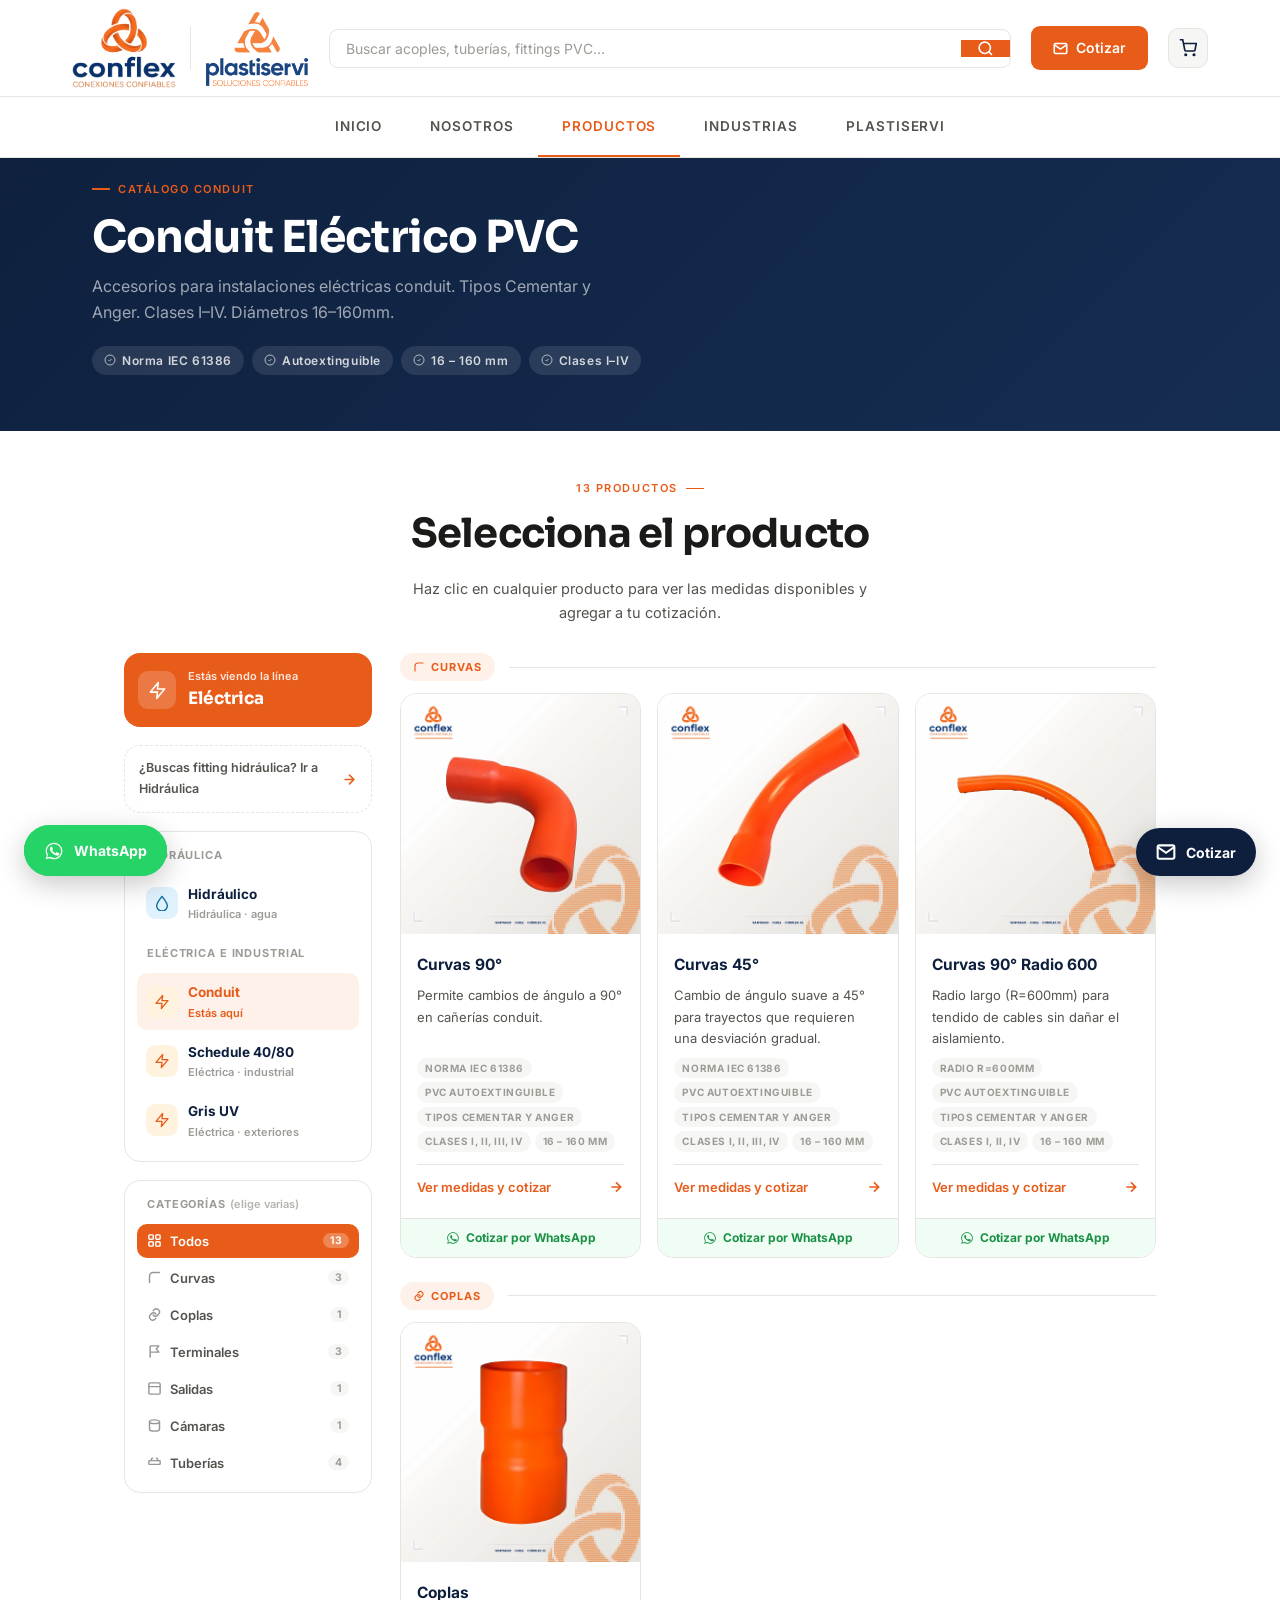
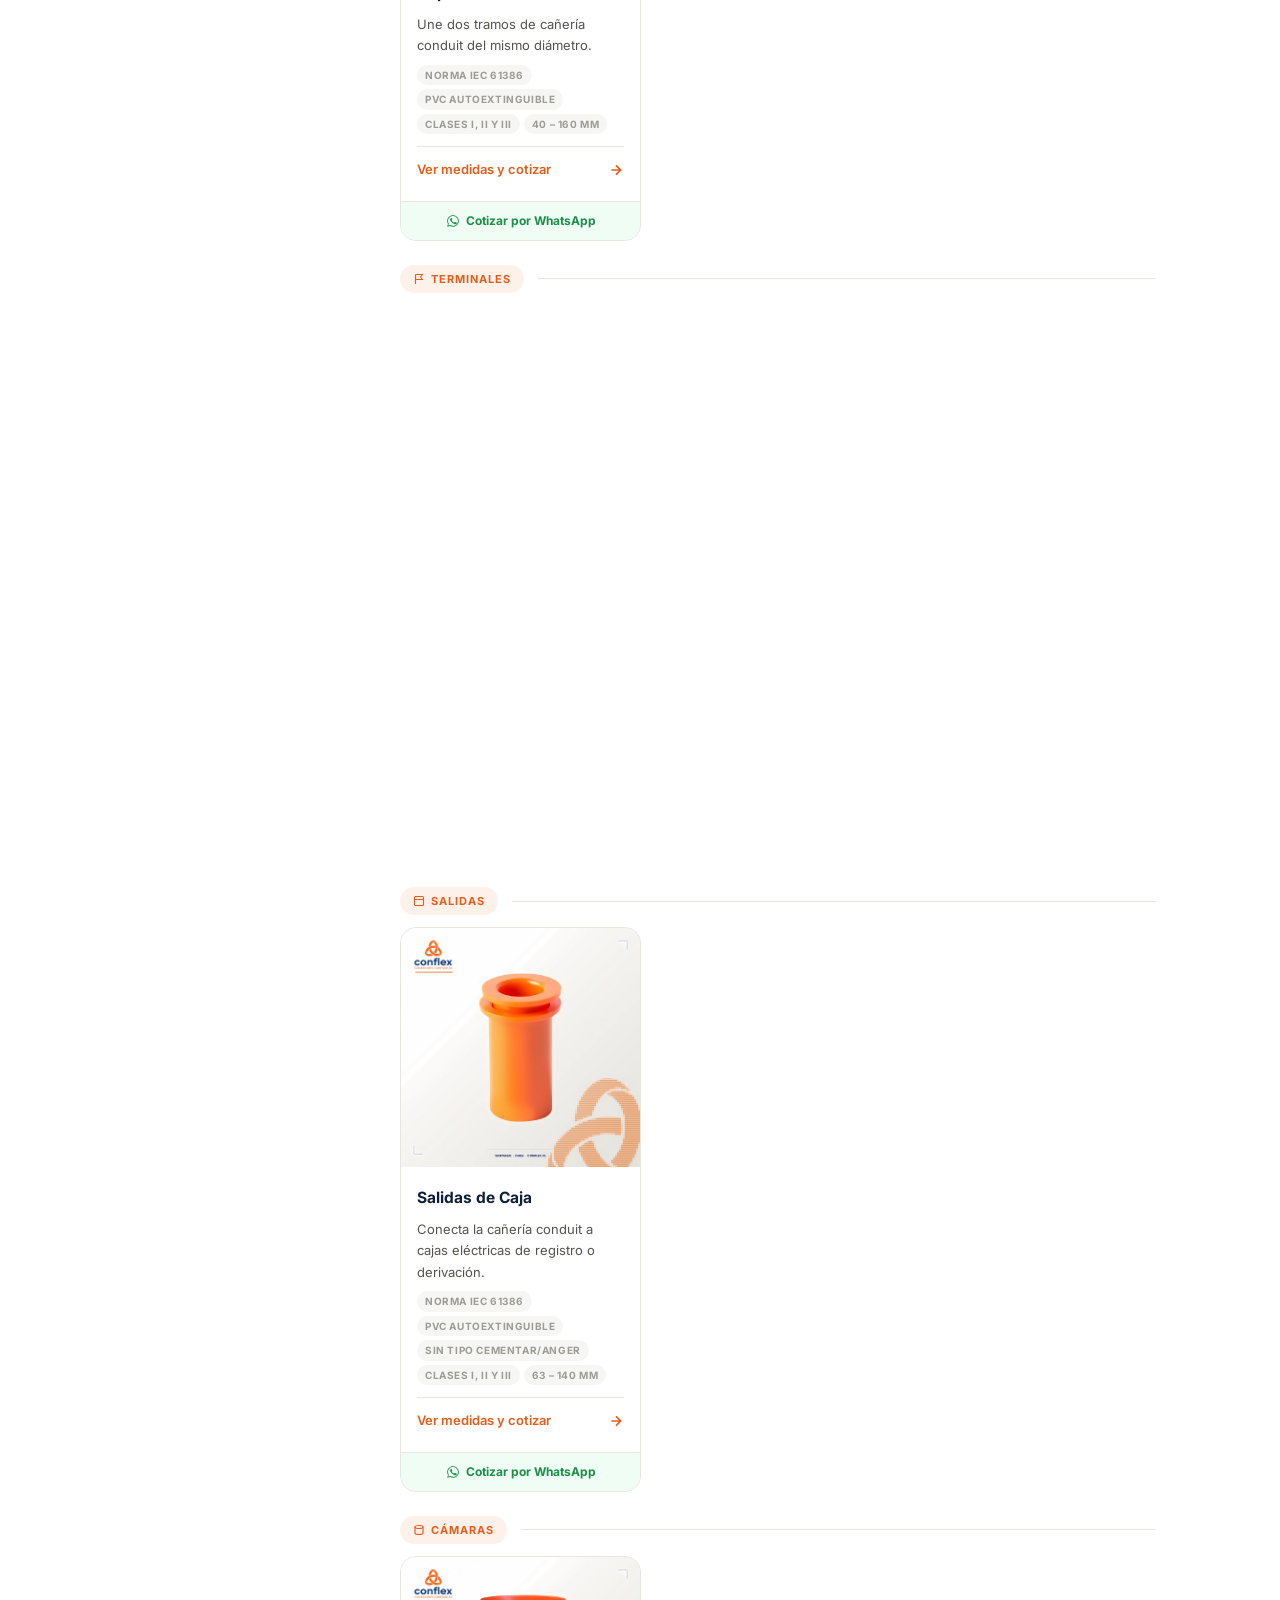
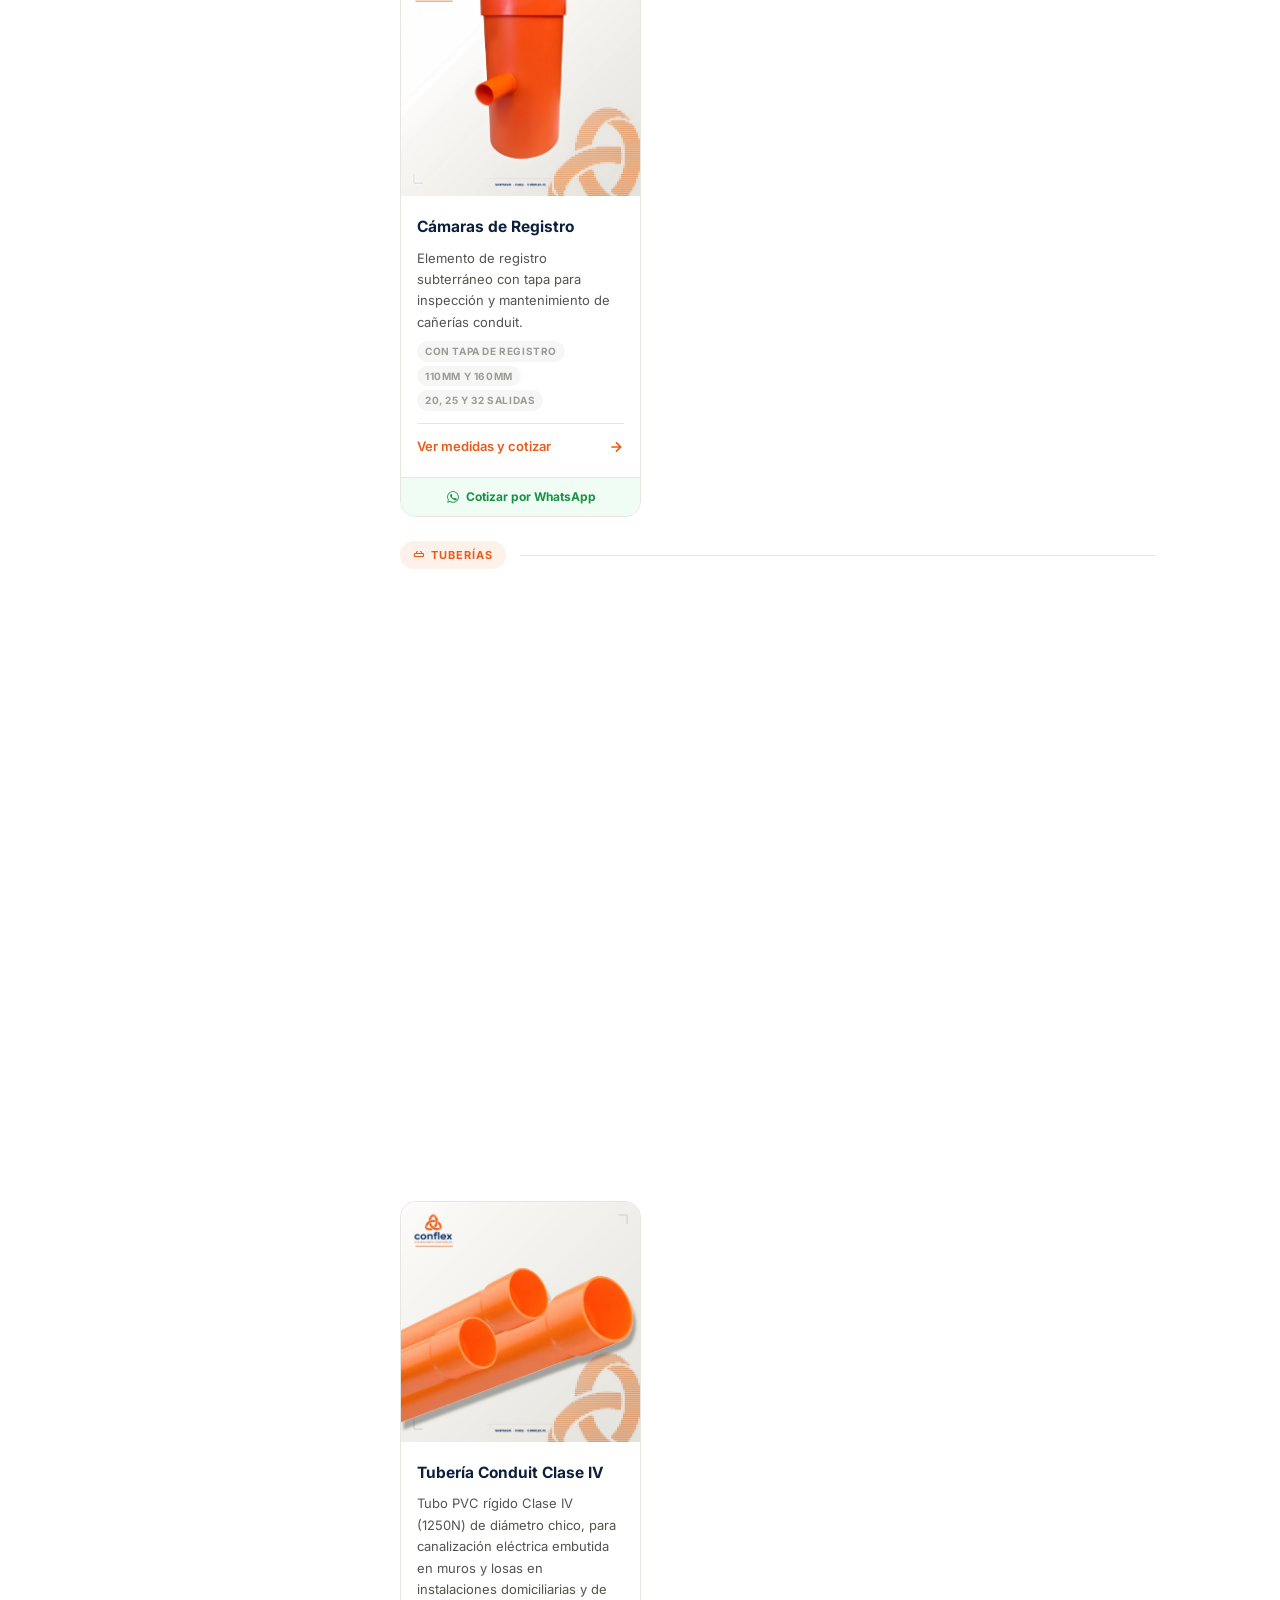
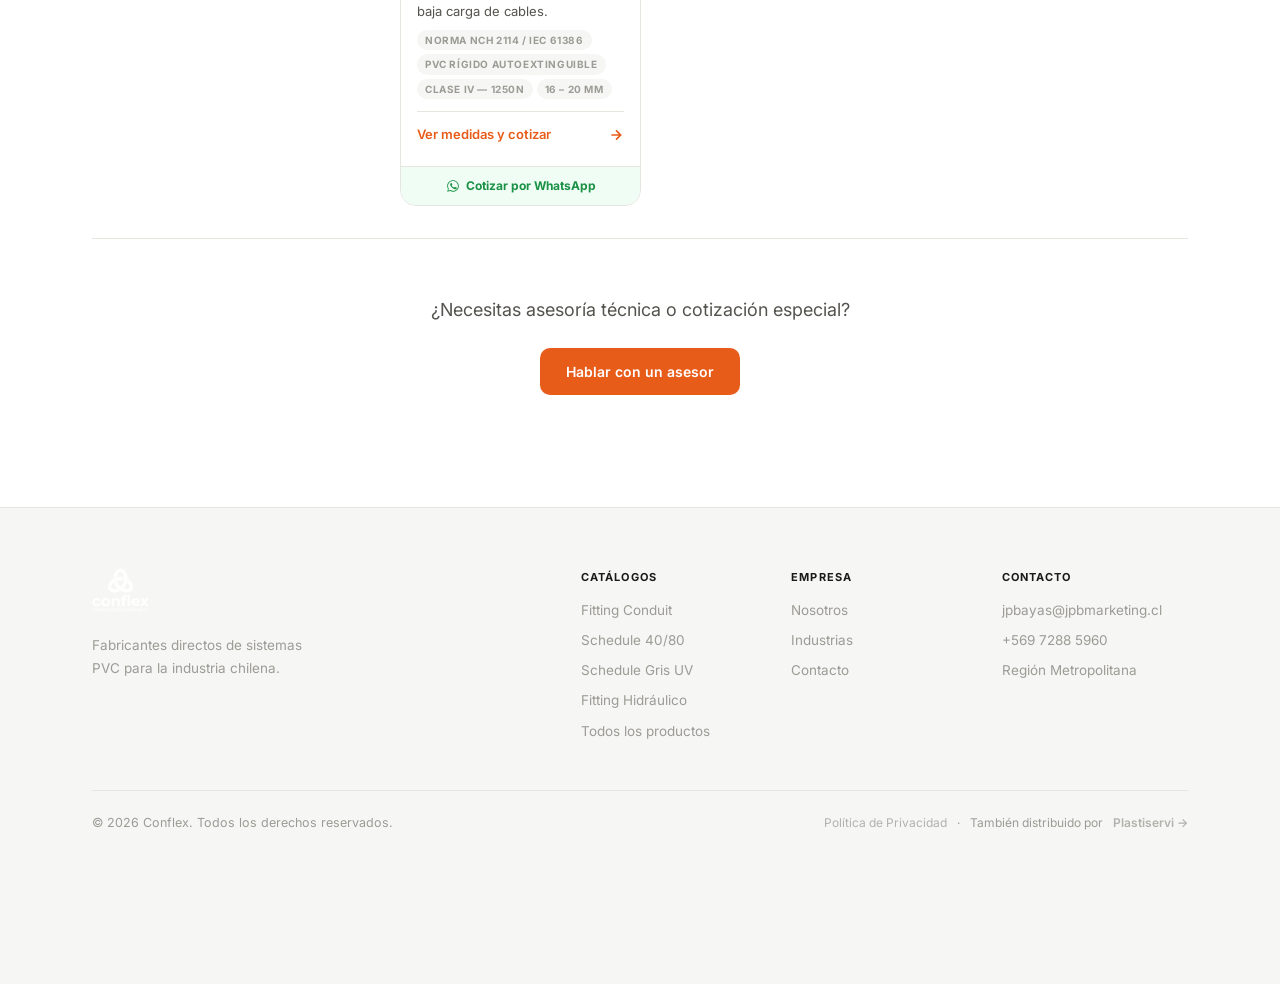
<file: conduit.html>
<!DOCTYPE html>
<html lang="es">
<head>
  <meta charset="UTF-8" />
  <link rel="icon" type="image/png" sizes="32x32" href="img/favicon-32.png?v=2" />
  <link rel="icon" type="image/x-icon" href="favicon.ico?v=2" />
  <link rel="apple-touch-icon" href="img/favicon.png?v=2" />
  <meta name="viewport" content="width=device-width, initial-scale=1.0" />
  <title>Fitting PVC Conduit — Curvas, Coplas, Terminales | Conflex</title>
  <meta name="description" content="Catálogo fitting PVC Línea Conduit: curvas 90°, 45°, radio 600, coplas, salidas de caja y terminales. Clases I–IV, 16–160mm. Cotiza directo con selector de medidas." />
  <link rel="canonical" href="https://conflex.cl/conduit.html" />
  <link rel="preconnect" href="https://fonts.googleapis.com" />
  <link rel="preconnect" href="https://fonts.gstatic.com" crossorigin />
  <link href="https://fonts.googleapis.com/css2?family=Inter:wght@300;400;500;600&family=Sora:wght@400;600;700;800&display=swap" rel="stylesheet" />
  <link rel="stylesheet" href="css/style.css?v=24" />
  <!-- Google tag (Google Ads) — cuenta Conflex 135-925-0092 -->
  <script async src="https://www.googletagmanager.com/gtag/js?id=AW-18395458623"></script>
  <script>
    window.dataLayer = window.dataLayer || [];
    function gtag(){dataLayer.push(arguments);}
    gtag('js', new Date());
    gtag('config', 'AW-18395458623');
  </script>
  <style>
    .pl-grid { display: grid; grid-template-columns: repeat(auto-fill, minmax(240px,1fr)); gap: 20px; margin-top: 40px; }
    .pl-card { background: #fff; border: 1.5px solid var(--border); border-radius: var(--r-lg); overflow: hidden; text-decoration: none; display: flex; flex-direction: column; transition: border-color .2s, box-shadow .2s, transform .2s; }
    .pl-card:hover { border-color: rgba(232,92,26,.35); box-shadow: 0 8px 28px rgba(0,0,0,.09); transform: translateY(-3px); }
    .pl-photo { aspect-ratio: 1; width: 100%; position: relative; background: linear-gradient(135deg,#f4f2ee 0%,#eceae3 100%); overflow: hidden; }
    .pl-photo img { width: 100%; height: 100%; object-fit: contain; display: block; transition: transform .5s; }
    .pl-card:hover .pl-photo img { transform: scale(1.05); }
    .pl-photo-ph { position: absolute; inset: 0; display: none; flex-direction: column; align-items: center; justify-content: center; gap: 8px; }
    .pl-photo-ph svg { width: 40px; height: 40px; opacity: .18; }
    .pl-photo-ph span { font-size: 11px; color: var(--text-3); }

    .pl-body { padding: 18px 16px 20px; flex: 1; display: flex; flex-direction: column; gap: 8px; }
    .pl-name { font-size: 15.5px; font-weight: 700; color: var(--navy); }
    .pl-desc { font-size: 13px; color: var(--text-2); line-height: 1.65; flex: 1; }
    .pl-tags { display: flex; flex-wrap: wrap; gap: 4px; }
    .pl-tag { font-size: 10px; font-weight: 700; letter-spacing: .06em; text-transform: uppercase; background: var(--off); color: var(--text-3); padding: 2px 8px; border-radius: 100px; }
    .pl-cta { display: flex; align-items: center; justify-content: space-between; padding-top: 12px; border-top: 1px solid var(--border); margin-top: 4px; }
    .pl-cta span { font-size: 13px; font-weight: 600; color: var(--orange); }
    .pl-cta svg { width: 16px; height: 16px; color: var(--orange); transition: transform .2s; }
    .pl-card:hover .pl-cta svg { transform: translateX(4px); }
  </style>
</head>
<body>

  <header class="nav" id="nav">
    <div class="nav-top">
      <div class="nav-top-inner">
        <div class="logo-group"><a href="index.html" class="logo"><img src="img/logo-conflex-transparent.png" alt="Conflex" class="logo-img" /></a><span class="logo-divider"></span><a href="https://plastiservi.cl" target="_blank" rel="noopener" class="logo-partner" aria-label="Plastiservi"><img src="img/logo-plastiservi.webp" alt="Plastiservi" class="logo-partner-img" /></a></div>
        <form class="nav-search" onsubmit="handleSearch(event)">
          <input type="search" placeholder="Buscar acoples, tuberías, fittings PVC..." class="nav-search-input" />
          <button type="submit" class="nav-search-btn" aria-label="Buscar">
            <svg width="17" height="17" viewBox="0 0 24 24" fill="none" stroke="currentColor" stroke-width="2.3"><circle cx="11" cy="11" r="8"/><line x1="21" y1="21" x2="16.65" y2="16.65"/></svg>
          </button>
        </form>
        <a href="contacto.html" class="nav-cta">
          <svg width="15" height="15" viewBox="0 0 24 24" fill="none" stroke="currentColor" stroke-width="2.5"><path d="M4 4h16c1.1 0 2 .9 2 2v12c0 1.1-.9 2-2 2H4c-1.1 0-2-.9-2-2V6c0-1.1.9-2 2-2z"/><polyline points="22,6 12,13 2,6"/></svg>Cotizar
        </a>
        <a href="cotizacion.html" class="nav-cart-btn" id="nav-cart" aria-label="Ver cotización">
          <svg width="18" height="18" viewBox="0 0 24 24" fill="none" stroke="currentColor" stroke-width="2.2"><circle cx="9" cy="21" r="1"/><circle cx="20" cy="21" r="1"/><path d="M1 1h4l2.68 13.39a2 2 0 0 0 2 1.61h9.72a2 2 0 0 0 2-1.61L23 6H6"/></svg>
          <span class="nav-cart-count" id="cart-count" style="display:none">0</span>
        </a>
        <button class="burger" id="burger" aria-label="Menú"><span></span><span></span><span></span></button>
      </div>
    </div>
    <div class="nav-bottom">
      <div class="nav-bottom-inner">
        <nav class="nav-links">
          <a href="index.html" class="nav-link">Inicio</a>
          <a href="nosotros.html" class="nav-link">Nosotros</a>
          <a href="productos.html" class="nav-link active">Productos</a>
          <a href="industrias.html" class="nav-link">Industrias</a>
        <a href="partner.html" class="nav-link">Plastiservi</a>
        </nav>
      </div>
    </div>
    <div class="nav-drawer" id="drawer">
      <a href="index.html">Inicio</a><a href="nosotros.html">Nosotros</a>
      <a href="productos.html">Productos</a><a href="industrias.html">Industrias</a>
      <a href="partner.html">Plastiservi</a>
      <a href="contacto.html">Cotizar</a>
    </div>
  </header>

  <main>
    <div class="catalog-hero">
      <div class="container">
        <p class="eyebrow">Catálogo Conduit</p>
        <h1>Conduit Eléctrico PVC</h1>
        <p class="ch-desc">Accesorios para instalaciones eléctricas conduit. Tipos Cementar y Anger. Clases I–IV. Diámetros 16–160mm.</p>
        <div class="ch-tags">
          <span class="ch-tag"><svg viewBox="0 0 24 24" fill="none" stroke="currentColor" stroke-width="2"><path d="M9 12l2 2 4-4"/><circle cx="12" cy="12" r="10"/></svg>Norma IEC 61386</span>
          <span class="ch-tag"><svg viewBox="0 0 24 24" fill="none" stroke="currentColor" stroke-width="2"><path d="M9 12l2 2 4-4"/><circle cx="12" cy="12" r="10"/></svg>Autoextinguible</span>
          <span class="ch-tag"><svg viewBox="0 0 24 24" fill="none" stroke="currentColor" stroke-width="2"><path d="M9 12l2 2 4-4"/><circle cx="12" cy="12" r="10"/></svg>16 – 160 mm</span>
          <span class="ch-tag"><svg viewBox="0 0 24 24" fill="none" stroke="currentColor" stroke-width="2"><path d="M9 12l2 2 4-4"/><circle cx="12" cy="12" r="10"/></svg>Clases I–IV</span>
        </div>
      </div>
    </div>

    <section class="section" style="padding:48px 0 56px">
      <div class="container">
        <div class="sec-head fade-up" style="margin-bottom:0">
          <p class="eyebrow center">13 productos</p>
          <h2 class="center">Selecciona el producto</h2>
          <p style="text-align:center;color:var(--text-2);font-size:14.5px;max-width:480px;margin:10px auto 0">Haz clic en cualquier producto para ver las medidas disponibles y agregar a tu cotización.</p>
        </div>
      </div>

      <div class="container" style="margin-top:28px">
        <div class="pf-wrap">
          <div class="plf-tabbar" id="filters"></div>
          <main class="pf-main"><div id="product-grid"></div></main>
        </div>

        <div class="section-cta fade-up" style="margin-top:32px">
          <p>¿Necesitas asesoría técnica o cotización especial?</p>
          <a href="contacto.html" class="btn-primary">Hablar con un asesor</a>
        </div>
      </div>
    </section>
  </main>

  <footer class="footer">
    <div class="container">
      <div class="footer-top">
        <div>
          <a href="index.html" style="display:inline-flex;margin-bottom:14px;">
            <img src="img/logo-conflex-transparent.png" alt="Conflex" style="height:44px;filter:brightness(0) invert(1);" />
          </a>
          <p>Fabricantes directos de sistemas PVC para la industria chilena.</p>
        </div>
        <div class="footer-cols">
          <div><h4>Catálogos</h4>
            <a href="conduit.html">Fitting Conduit</a>
            <a href="schedule-40-80.html">Schedule 40/80</a>
            <a href="schedule-gris-uv.html">Schedule Gris UV</a>
            <a href="hidraulico.html">Fitting Hidráulico</a>
            <a href="productos.html">Todos los productos</a>
          </div>
          <div><h4>Empresa</h4>
            <a href="nosotros.html">Nosotros</a><a href="industrias.html">Industrias</a><a href="contacto.html">Contacto</a>
          </div>
          <div><h4>Contacto</h4>
            <a href="mailto:jpbayas@jpbmarketing.cl">jpbayas@jpbmarketing.cl</a>
            <a href="https://wa.me/56972885960?text=Hola%2C%20quiero%20cotizar%20productos%20Conflex">+569 7288 5960</a>
            <span>Región Metropolitana</span>
          </div>
        </div>
      </div>
      <div class="footer-bottom">
        <p>&copy; 2026 Conflex. Todos los derechos reservados.</p>
        <div style="display:flex;align-items:center;gap:10px;font-size:12px;color:var(--text-3)">
          <a href="politica-privacidad.html" style="color:var(--text-3);text-decoration:none;opacity:.75">Política de Privacidad</a>
          <span>·</span>
          <span>También distribuido por</span>
          <a href="https://plastiservi.cl" target="_blank" rel="noopener" style="color:var(--text-3);font-weight:600;text-decoration:none;opacity:.75;transition:opacity .18s" onmouseover="this.style.opacity=1" onmouseout="this.style.opacity='.75'">Plastiservi →</a>
        </div>
      </div>
    </div>
  </footer>

  <script src="js/main.js?v=22"></script>
  <script src="js/products.js?v=19"></script>
  <script>
  document.addEventListener('DOMContentLoaded', () => {
    initCatalogFilters({
      lineSlug: 'conduit',
      accent: '#e85c1a', accentTint: '#fef1ea',
      gridEl: document.getElementById('product-grid'),
      filtersEl: document.getElementById('filters'),
      groups: [
        { id: 'curvas',      label: 'Curvas',      match: id => id.includes('curvas') },
        { id: 'coplas',      label: 'Coplas',       match: id => id === 'conduit-coplas' },
        { id: 'terminales',  label: 'Terminales',   match: id => id.includes('terminal-') },
        { id: 'salidas',     label: 'Salidas',      match: id => id.includes('salidas') },
        { id: 'camaras',     label: 'Cámaras',      match: id => id === 'conduit-camaras' },
        { id: 'tuberia',     label: 'Tuberías',    match: id => id.startsWith('conduit-tubo-') }
      ]
    });
  });
  </script>
<!-- Google Ads: conversion clic WhatsApp -->
<script>
(function(){
  document.addEventListener('click', function(e){
    var a = e.target.closest ? e.target.closest('a[href*="wa.me"]') : null;
    if(a && typeof gtag==='function'){
      gtag('event','conversion',{'send_to':'AW-18395458623/YHScCMe8muccEL_Y0cNE'});
    }
  }, true);
})();
</script>
</body>
</html>
</file>
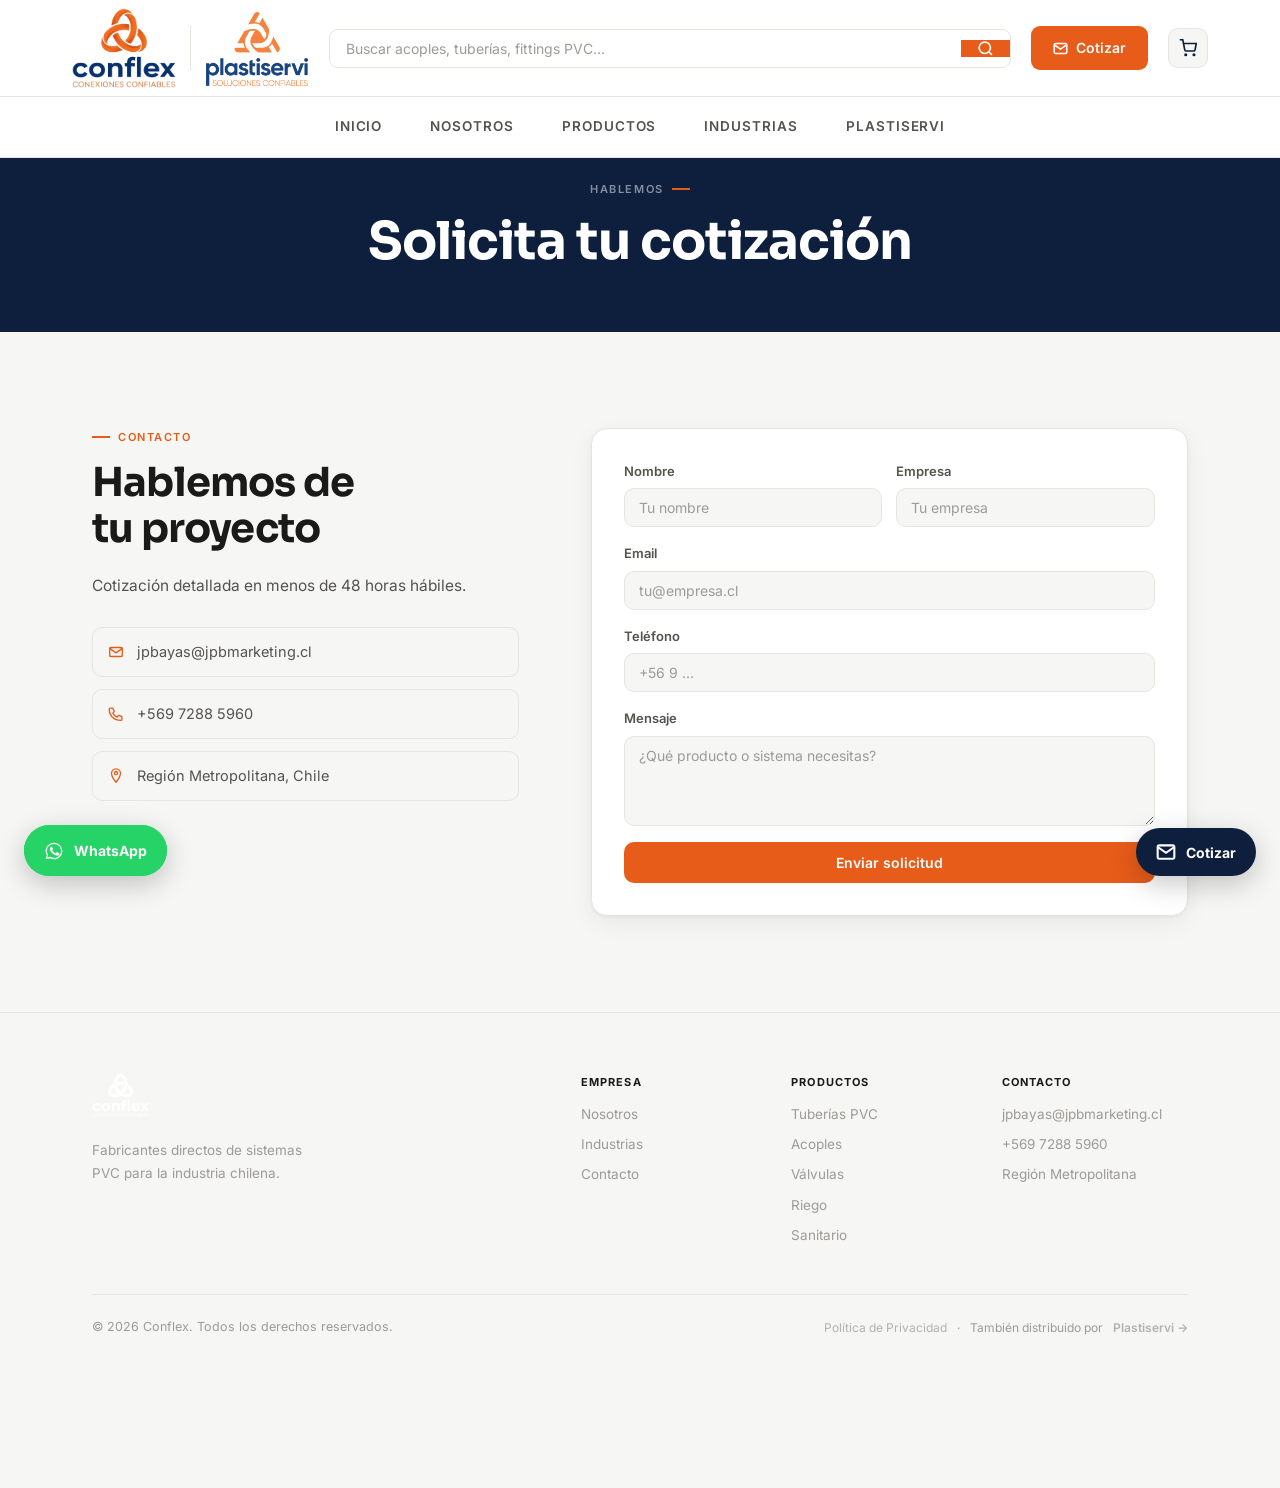
<file: contacto.html>
<!DOCTYPE html>
<html lang="es">
<head>
  <meta charset="UTF-8" />
  <link rel="icon" type="image/png" sizes="32x32" href="img/favicon-32.png?v=2" />
  <link rel="icon" type="image/x-icon" href="favicon.ico?v=2" />
  <link rel="apple-touch-icon" href="img/favicon.png?v=2" />
  <meta name="viewport" content="width=device-width, initial-scale=1.0" />
  <title>Cotización Tuberías PVC Chile | Contacto Conflex</title>
  <meta name="description" content="Solicita cotización de tuberías PVC, acoples, conduit y accesorios. Conflex responde en 24–48 horas hábiles. Precio directo de fabricante. +569 7288 5960." />
  <link rel="canonical" href="https://conflex.cl/contacto.html" />
  <meta property="og:type" content="website" />
  <meta property="og:site_name" content="Conflex" />
  <meta property="og:title" content="Cotización Tuberías PVC Chile | Contacto Conflex" />
  <meta property="og:description" content="Solicita cotización de tuberías PVC, acoples y accesorios. Conflex responde en 24–48 horas. +569 7288 5960." />
  <meta property="og:url" content="https://conflex.cl/contacto.html" />
  <meta property="og:image" content="https://conflex.cl/img/team-1.jpg" />
  <meta name="twitter:card" content="summary_large_image" />
  <link rel="preconnect" href="https://fonts.googleapis.com" />
  <link rel="preconnect" href="https://fonts.gstatic.com" crossorigin />
  <link href="https://fonts.googleapis.com/css2?family=Inter:wght@300;400;500;600&family=Sora:wght@400;600;700;800&display=swap" rel="stylesheet" />
  <link rel="stylesheet" href="css/style.css?v=24" />
  <!-- Google tag (Google Ads) — cuenta Conflex 135-925-0092 -->
  <script async src="https://www.googletagmanager.com/gtag/js?id=AW-18395458623"></script>
  <script>
    window.dataLayer = window.dataLayer || [];
    function gtag(){dataLayer.push(arguments);}
    gtag('js', new Date());
    gtag('config', 'AW-18395458623');
  </script>
</head>
<body>

  <header class="nav" id="nav">
    <div class="nav-top">
      <div class="nav-top-inner">
        <div class="logo-group">

          <a href="index.html" class="logo">

            <img src="img/logo-conflex-transparent.png" alt="Conflex" class="logo-img" />

          </a>

          <span class="logo-divider"></span>

          <a href="https://plastiservi.cl" target="_blank" rel="noopener" class="logo-partner" aria-label="Plastiservi">

            <img src="img/logo-plastiservi.webp" alt="Plastiservi" class="logo-partner-img" />

          </a>

        </div>
        <form class="nav-search" onsubmit="handleSearch(event)">
          <input type="search" placeholder="Buscar acoples, tuberías, fittings PVC..." class="nav-search-input" />
          <button type="submit" class="nav-search-btn" aria-label="Buscar">
            <svg width="17" height="17" viewBox="0 0 24 24" fill="none" stroke="currentColor" stroke-width="2.3"><circle cx="11" cy="11" r="8"/><line x1="21" y1="21" x2="16.65" y2="16.65"/></svg>
          </button>
        </form>
        <a href="contacto.html" class="nav-cta">
          <svg width="15" height="15" viewBox="0 0 24 24" fill="none" stroke="currentColor" stroke-width="2.5"><path d="M4 4h16c1.1 0 2 .9 2 2v12c0 1.1-.9 2-2 2H4c-1.1 0-2-.9-2-2V6c0-1.1.9-2 2-2z"/><polyline points="22,6 12,13 2,6"/></svg>
          Cotizar
        </a>
        <a href="cotizacion.html" class="nav-cart-btn" id="nav-cart" aria-label="Ver cotización">
          <svg width="18" height="18" viewBox="0 0 24 24" fill="none" stroke="currentColor" stroke-width="2.2"><circle cx="9" cy="21" r="1"/><circle cx="20" cy="21" r="1"/><path d="M1 1h4l2.68 13.39a2 2 0 0 0 2 1.61h9.72a2 2 0 0 0 2-1.61L23 6H6"/></svg>
          <span class="nav-cart-count" id="cart-count" style="display:none">0</span>
        </a>
        <button class="burger" id="burger" aria-label="Menú">
          <span></span><span></span><span></span>
        </button>
      </div>
    </div>
    <div class="nav-bottom">
      <div class="nav-bottom-inner">
        <nav class="nav-links">
          <a href="index.html" class="nav-link">Inicio</a>
          <a href="nosotros.html" class="nav-link">Nosotros</a>
          <a href="productos.html" class="nav-link">Productos</a>
          <a href="industrias.html" class="nav-link">Industrias</a>
        <a href="partner.html" class="nav-link">Plastiservi</a>
        </nav>
      </div>
    </div>
    <div class="nav-drawer" id="drawer">
      <a href="index.html">Inicio</a>
      <a href="nosotros.html">Nosotros</a>
      <a href="productos.html">Productos</a>
      <a href="industrias.html">Industrias</a>
      <a href="partner.html">Plastiservi</a>
      <a href="contacto.html">Cotizar</a>
    </div>
  </header>

  <main>

    <div class="page-header">
      <div class="container">
        <p class="eyebrow center">Hablemos</p>
        <h1>Solicita tu cotización</h1>
      </div>
    </div>

    <!-- CONTACTO -->
    <section class="section bg-off" id="contacto">
      <div class="container">
        <div class="contacto-wrap">
          <div class="c-info fade-left">
            <p class="eyebrow">Contacto</p>
            <h2>Hablemos de<br />tu proyecto</h2>
            <p class="body">Cotización detallada en menos de 48 horas hábiles.</p>
            <div class="c-links">
              <a href="mailto:jpbayas@jpbmarketing.cl" class="c-link">
                <svg viewBox="0 0 20 20" fill="none"><path d="M3 6l7 5 7-5M3 6a1 1 0 011-1h12a1 1 0 011 1v8a1 1 0 01-1 1H4a1 1 0 01-1-1V6z" stroke="currentColor" stroke-width="1.5" stroke-linecap="round" stroke-linejoin="round"/></svg>
                jpbayas@jpbmarketing.cl
              </a>
              <a href="https://wa.me/56972885960?text=Hola%2C%20quiero%20cotizar%20productos%20Conflex" class="c-link">
                <svg viewBox="0 0 20 20" fill="none"><path d="M2.5 4.5A1 1 0 013.5 3.5h3l1.5 3.5L6.5 9a11 11 0 004.5 4.5l2-2 3.5 1.5v3a1 1 0 01-1 1C7.5 17 2.5 12 2.5 4.5z" stroke="currentColor" stroke-width="1.5" stroke-linecap="round" stroke-linejoin="round"/></svg>
                +569 7288 5960
              </a>
              <div class="c-link">
                <svg viewBox="0 0 20 20" fill="none"><path d="M10 2C7.24 2 5 4.24 5 7c0 4 5 10 5 10s5-6 5-10c0-2.76-2.24-5-5-5zm0 6.5A1.5 1.5 0 1110 5a1.5 1.5 0 010 3.5z" stroke="currentColor" stroke-width="1.5" stroke-linecap="round" stroke-linejoin="round"/></svg>
                Región Metropolitana, Chile
              </div>
            </div>
          </div>
          <iframe name="cf_target" id="cf_target" style="display:none;" onload="cfIframeLoaded()"></iframe>
          <form class="c-form fade-right" id="cform"
            action="https://script.google.com/macros/s/AKfycbweW-i8lmp_ZwYUdlsIFqEWGWDYCZ4d4Qh3uVNp127Gt5GeYVjYvf8zzyKdvR6IOvqG/exec"
            method="POST" target="cf_target" onsubmit="cfSubmit()">
            <div class="cf-row">
              <div class="cf-f"><label>Nombre</label><input type="text" name="nombre" placeholder="Tu nombre" required /></div>
              <div class="cf-f"><label>Empresa</label><input type="text" name="empresa" placeholder="Tu empresa" /></div>
            </div>
            <div class="cf-f"><label>Email</label><input type="email" name="email" placeholder="tu@empresa.cl" required /></div>
            <div class="cf-f"><label>Teléfono</label><input type="tel" name="telefono" placeholder="+56 9 ..." /></div>
            <div class="cf-f"><label>Mensaje</label><textarea name="mensaje" rows="4" placeholder="¿Qué producto o sistema necesitas?" required></textarea></div>
            <button type="submit" class="btn-primary full" id="submit-btn">Enviar solicitud</button>
            <div id="form-ok" class="form-ok" style="display:none">✓ Mensaje recibido. Te contactamos en menos de 48 horas.</div>
          </form>
        </div>
      </div>
    </section>

  </main>

  <footer class="footer">
    <div class="container">
      <div class="footer-top">
        <div>
          <a href="index.html" style="display:inline-flex;margin-bottom:14px;">
            <img src="img/logo-conflex-transparent.png" alt="Conflex" style="height:44px;filter:brightness(0) invert(1);" />
          </a>
          <p>Fabricantes directos de sistemas PVC para la industria chilena.</p>
        </div>
        <div class="footer-cols">
          <div>
            <h4>Empresa</h4>
            <a href="nosotros.html">Nosotros</a>
            <a href="industrias.html">Industrias</a>
            <a href="contacto.html">Contacto</a>
          </div>
          <div>
            <h4>Productos</h4>
            <a href="productos.html">Tuberías PVC</a>
            <a href="productos.html">Acoples</a>
            <a href="productos.html">Válvulas</a>
            <a href="productos.html">Riego</a>
            <a href="productos.html">Sanitario</a>
          </div>
          <div>
            <h4>Contacto</h4>
            <a href="mailto:jpbayas@jpbmarketing.cl">jpbayas@jpbmarketing.cl</a>
            <a href="https://wa.me/56972885960?text=Hola%2C%20quiero%20cotizar%20productos%20Conflex">+569 7288 5960</a>
            <span>Región Metropolitana</span>
          </div>
        </div>
      </div>
      <div class="footer-bottom">
        <p>&copy; 2026 Conflex. Todos los derechos reservados.</p>
        <div style="display:flex;align-items:center;gap:10px;font-size:12px;color:var(--text-3)">
          <a href="politica-privacidad.html" style="color:var(--text-3);text-decoration:none;opacity:.75">Política de Privacidad</a>
          <span>·</span>
          <span>También distribuido por</span>
          <a href="https://plastiservi.cl" target="_blank" rel="noopener" style="color:var(--text-3);font-weight:600;text-decoration:none;opacity:.75;transition:opacity .18s" onmouseover="this.style.opacity=1" onmouseout="this.style.opacity='.75'">Plastiservi →</a>
        </div>
      </div>
    </div>
  </footer>

  <script src="js/main.js?v=22"></script>
  <script>
    (function() {
      const p = new URLSearchParams(window.location.search).get('msg');
      if (p) { const t = document.querySelector('textarea[name="mensaje"]'); if (t) t.value = decodeURIComponent(p); }
    })();
    var cfSent = false;
    function cfSubmit() {
      cfSent = true;
      var btn = document.getElementById('submit-btn');
      btn.textContent = 'Enviando...';
      btn.disabled = true;
    }
    function cfIframeLoaded() {
      if (!cfSent) return;
      document.getElementById('cform').reset();
      document.getElementById('submit-btn').style.display = 'none';
      document.getElementById('form-ok').style.display = 'block';
      if (typeof gtag === 'function') gtag('event', 'conversion', { send_to: 'AW-18395458623/VXF0CMXrsuMcEL_Y0cNE' });
    }
  </script>
<!-- Google Ads: conversion clic WhatsApp -->
<script>
(function(){
  document.addEventListener('click', function(e){
    var a = e.target.closest ? e.target.closest('a[href*="wa.me"]') : null;
    if(a && typeof gtag==='function'){
      gtag('event','conversion',{'send_to':'AW-18395458623/YHScCMe8muccEL_Y0cNE'});
    }
  }, true);
})();
</script>
</body>
</html>
</file>
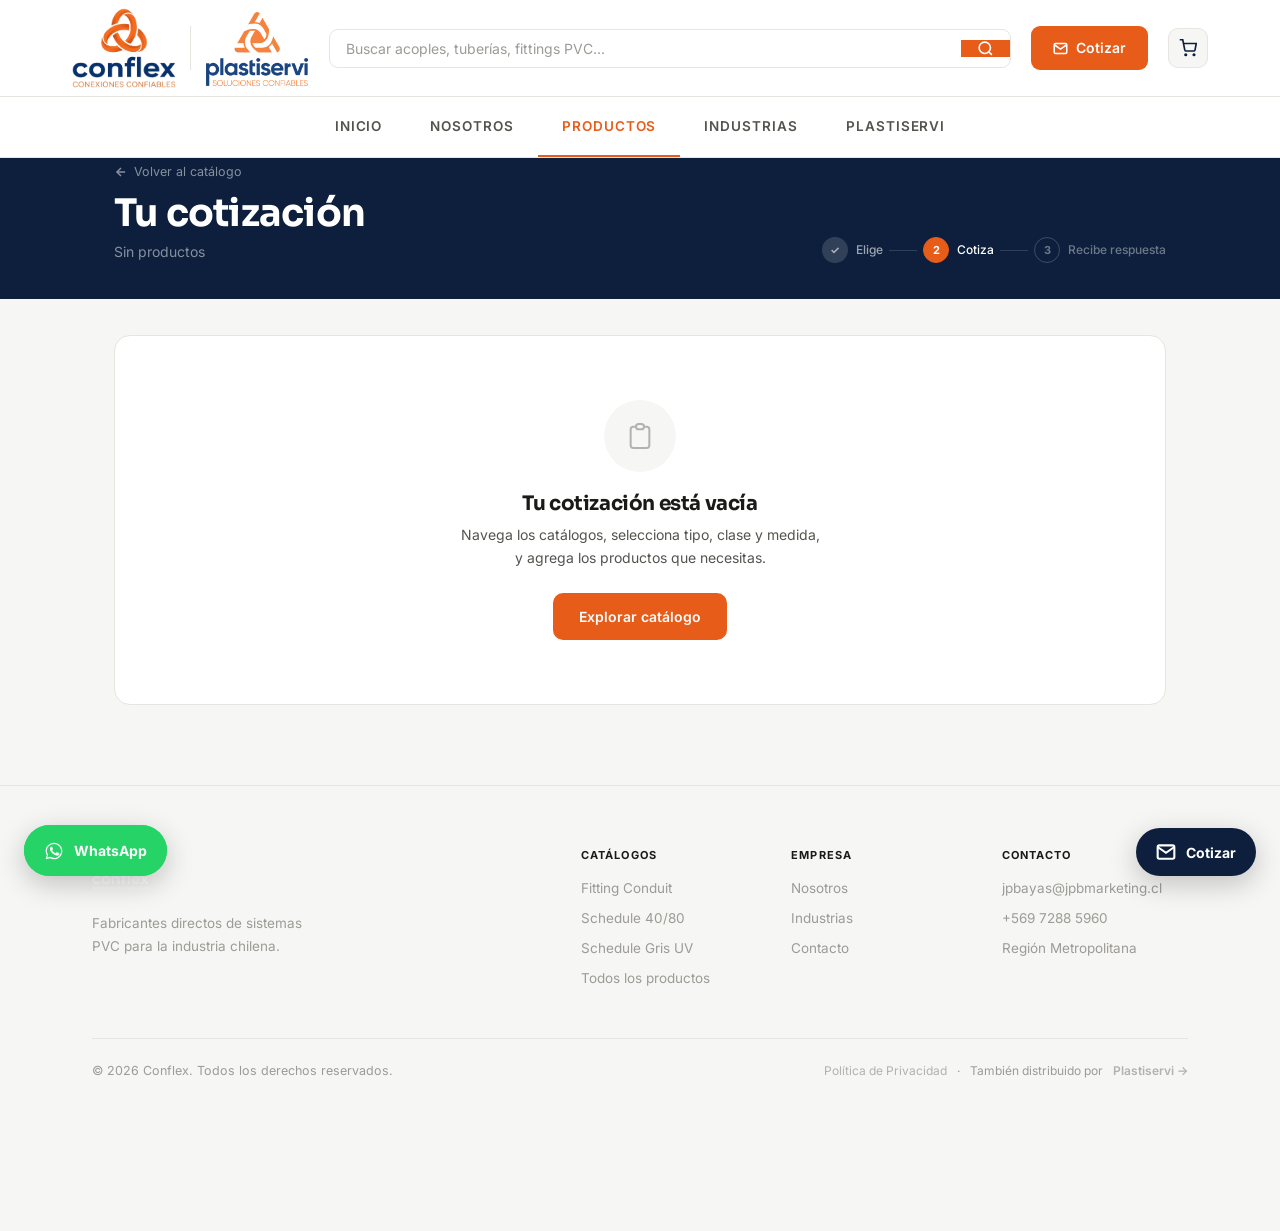
<file: cotizacion.html>
<!DOCTYPE html>
<html lang="es">
<head>
  <meta charset="UTF-8" />
  <link rel="icon" type="image/png" sizes="32x32" href="img/favicon-32.png?v=2" />
  <link rel="icon" type="image/x-icon" href="favicon.ico?v=2" />
  <link rel="apple-touch-icon" href="img/favicon.png?v=2" />
  <meta name="viewport" content="width=device-width, initial-scale=1.0" />
  <title>Mi Cotización | Conflex</title>
  <meta name="description" content="Revisa y envía tu cotización de fittings PVC Conflex. Respuesta en 48h hábiles." />
  <link rel="preconnect" href="https://fonts.googleapis.com" />
  <link rel="preconnect" href="https://fonts.gstatic.com" crossorigin />
  <link href="https://fonts.googleapis.com/css2?family=Inter:wght@300;400;500;600&family=Sora:wght@400;600;700;800&display=swap" rel="stylesheet" />
  <link rel="stylesheet" href="css/style.css?v=24" />
  <!-- Google tag (Google Ads) — cuenta Conflex 135-925-0092 -->
  <script async src="https://www.googletagmanager.com/gtag/js?id=AW-18395458623"></script>
  <script>
    window.dataLayer = window.dataLayer || [];
    function gtag(){dataLayer.push(arguments);}
    gtag('js', new Date());
    gtag('config', 'AW-18395458623');
  </script>
  <style>
    /* ── Hero bar ── */
    .cot-hero {
      background: var(--navy);
      padding: 160px 0 36px;
    }
    .cot-hero-inner {
      max-width: 1100px; margin: 0 auto; padding: 0 24px;
      display: flex; align-items: flex-end; justify-content: space-between; gap: 24px;
      flex-wrap: wrap;
    }
    .cot-back {
      display: inline-flex; align-items: center; gap: 6px;
      font-size: 12.5px; color: rgba(255,255,255,.5); text-decoration: none;
      margin-bottom: 10px; transition: color .18s;
    }
    .cot-back:hover { color: rgba(255,255,255,.9); }
    .cot-back svg { width: 14px; height: 14px; }
    .cot-hero h1 { color: #fff; font-size: clamp(26px,3.5vw,38px); margin: 0; }
    .cot-hero-subtitle { color: rgba(255,255,255,.5); font-size: 14px; margin-top: 4px; }
    /* Steps */
    .cot-steps { display: flex; align-items: center; gap: 0; }
    .cot-step {
      display: flex; align-items: center; gap: 8px;
      font-size: 12px; color: rgba(255,255,255,.4); font-weight: 500;
    }
    .cot-step-num {
      width: 26px; height: 26px; border-radius: 50%;
      border: 1.5px solid rgba(255,255,255,.2);
      display: flex; align-items: center; justify-content: center;
      font-size: 11px; font-weight: 700;
    }
    .cot-step.active { color: #fff; }
    .cot-step.active .cot-step-num { background: var(--orange); border-color: var(--orange); }
    .cot-step.done { color: rgba(255,255,255,.6); }
    .cot-step.done .cot-step-num { background: rgba(255,255,255,.15); border-color: transparent; }
    .cot-step-line { width: 28px; height: 1px; background: rgba(255,255,255,.15); margin: 0 6px; }

    /* ── Layout ── */
    .cot-wrap {
      max-width: 1100px; margin: 0 auto; padding: 36px 24px 80px;
      display: grid; grid-template-columns: 1fr 380px; gap: 32px; align-items: start;
    }

    /* ── Left: items ── */
    .cot-items-header {
      display: flex; align-items: center; justify-content: space-between; margin-bottom: 16px;
    }
    .cot-items-header h2 { font-size: 17px; margin: 0; }
    .cot-clear-btn {
      background: none; border: none; cursor: pointer; font-size: 12px;
      color: var(--text-3); font-family: 'Inter', sans-serif;
      text-decoration: underline; transition: color .18s;
    }
    .cot-clear-btn:hover { color: #c00; }
    .cot-items { display: flex; flex-direction: column; gap: 10px; }
    .cot-item {
      background: #fff; border: 1.5px solid var(--border); border-radius: var(--r-lg);
      padding: 16px 18px; display: flex; align-items: center; gap: 14px;
      transition: border-color .18s, box-shadow .18s;
      animation: ci-in .25s ease forwards;
    }
    @keyframes ci-in { from { opacity:0; transform:translateY(8px); } to { opacity:1; transform:none; } }
    .cot-item:hover { border-color: rgba(232,92,26,.2); box-shadow: 0 2px 12px rgba(0,0,0,.05); }
    .cot-item-thumb {
      width: 88px; height: 88px; border-radius: var(--r); flex-shrink: 0;
      background: #f8f7f4; overflow: hidden; display: flex; align-items: center; justify-content: center;
    }
    .cot-item-thumb img { width: 100%; height: 100%; object-fit: contain; padding: 6px; }
    .cot-item-thumb svg { width: 28px; height: 28px; opacity: .18; }
    .cot-item-info { flex: 1; min-width: 0; }
    .cot-item-name { font-size: 14px; font-weight: 700; color: var(--navy); margin-bottom: 3px; }
    .cot-item-meta { font-size: 12px; color: var(--text-3); margin-bottom: 6px; }
    .cot-item-tags { display: flex; flex-wrap: wrap; gap: 4px; }
    .cot-item-tag {
      font-size: 10px; font-weight: 700; letter-spacing: .05em; text-transform: uppercase;
      background: var(--off); color: var(--text-2); padding: 2px 7px; border-radius: 100px;
    }
    .cot-item-controls { display: flex; align-items: center; gap: 6px; flex-shrink: 0; }
    .cot-qty-btn {
      width: 30px; height: 30px; border: 1.5px solid var(--border); border-radius: 8px;
      background: #fff; font-size: 16px; cursor: pointer; display: flex;
      align-items: center; justify-content: center; transition: border-color .15s;
      font-family: 'Inter', sans-serif;
    }
    .cot-qty-btn:hover { border-color: var(--navy); }
    .cot-qty-input {
      width: 46px; height: 30px; border: 1.5px solid var(--border); border-radius: 8px;
      text-align: center; font-size: 14px; font-weight: 700;
      font-family: 'Inter', sans-serif; color: var(--navy); outline: none;
    }
    .cot-qty-input:focus { border-color: var(--orange); }
    .cot-item-remove {
      background: none; border: none; cursor: pointer; color: var(--text-3);
      padding: 4px; border-radius: 6px; transition: color .15s, background .15s; margin-left: 2px;
    }
    .cot-item-remove:hover { color: #c00; background: rgba(200,0,0,.06); }

    .cot-more-btn {
      display: inline-flex; align-items: center; gap: 8px; margin-top: 16px;
      font-size: 13.5px; font-weight: 600; color: var(--orange); text-decoration: none;
      padding: 10px 18px; border: 1.5px solid rgba(232,92,26,.25);
      border-radius: var(--r); transition: background .18s, border-color .18s;
    }
    .cot-more-btn:hover { background: rgba(232,92,26,.06); border-color: var(--orange); }
    .cot-more-btn svg { width: 16px; height: 16px; }

    /* Summary strip */
    .cot-summary-strip {
      background: #fff; border: 1.5px solid var(--border); border-radius: var(--r-lg);
      padding: 16px 20px; margin-top: 16px;
      display: flex; align-items: center; justify-content: space-between;
    }
    .css-label { font-size: 13px; color: var(--text-2); }
    .css-value { font-size: 15px; font-weight: 700; color: var(--navy); }

    /* ── Right: form ── */
    .cot-form-card {
      background: #fff; border: 1.5px solid var(--border); border-radius: var(--r-lg);
      overflow: hidden; position: sticky; top: 80px;
    }
    .cot-form-header {
      background: var(--navy); padding: 20px 24px;
      display: flex; align-items: center; gap: 12px;
    }
    .cot-form-header svg { width: 20px; height: 20px; color: var(--orange); flex-shrink: 0; }
    .cot-form-header h3 { font-size: 16px; color: #fff; margin: 0; }
    .cot-form-header p { font-size: 12px; color: rgba(255,255,255,.5); margin: 2px 0 0; }
    .cot-form-body { padding: 22px 24px; display: flex; flex-direction: column; gap: 14px; }
    .cot-field { display: flex; flex-direction: column; gap: 5px; }
    .cot-field label {
      font-size: 10.5px; font-weight: 700; letter-spacing: .09em;
      text-transform: uppercase; color: var(--text-3);
    }
    .cot-field label .req { color: var(--orange); }
    .cot-field input, .cot-field textarea, .cot-field select {
      border: 1.5px solid var(--border); border-radius: var(--r);
      padding: 10px 12px; font-size: 14px; font-family: 'Inter', sans-serif;
      color: var(--text); outline: none; background: var(--off);
      transition: border-color .18s, background .18s;
    }
    .cot-field select {
      -webkit-appearance: none; appearance: none; cursor: pointer;
      padding-right: 36px;
      background-image: url("data:image/svg+xml,%3Csvg xmlns='http://www.w3.org/2000/svg' width='14' height='14' viewBox='0 0 24 24' fill='none' stroke='%23888' stroke-width='2.5'%3E%3Cpath d='M6 9l6 6 6-6'/%3E%3C/svg%3E");
      background-repeat: no-repeat; background-position: right 12px center;
    }
    .cot-field input:focus, .cot-field textarea:focus, .cot-field select:focus {
      border-color: var(--orange); background: #fff;
    }
    .cot-row { display: grid; grid-template-columns: 1fr 1fr; gap: 10px; }
    .cot-trust {
      display: flex; flex-direction: column; gap: 6px;
      padding: 14px 16px; background: var(--off); border-radius: var(--r);
    }
    .cot-trust-item {
      display: flex; align-items: center; gap: 8px;
      font-size: 12px; color: var(--text-2);
    }
    .cot-trust-item svg { width: 14px; height: 14px; color: #1a9145; flex-shrink: 0; }
    .cot-submit-btn {
      width: 100%; padding: 14px; background: var(--orange); color: #fff;
      border: none; border-radius: var(--r); font-size: 15px; font-weight: 700;
      cursor: pointer; font-family: 'Inter', sans-serif;
      display: flex; align-items: center; justify-content: center; gap: 8px;
      transition: background .18s, transform .15s;
    }
    .cot-submit-btn:hover:not(:disabled) { background: var(--orange-2); transform: translateY(-1px); }
    .cot-submit-btn:disabled { background: var(--border); color: var(--text-3); cursor: not-allowed; transform: none; }
    .cot-submit-btn svg { width: 17px; height: 17px; }

    /* Success state */
    .cot-success {
      display: none; padding: 48px 24px; text-align: center;
    }
    .cot-success-icon {
      width: 64px; height: 64px; background: rgba(26,145,69,.1);
      border-radius: 50%; display: flex; align-items: center; justify-content: center;
      margin: 0 auto 20px;
    }
    .cot-success-icon svg { width: 30px; height: 30px; color: #1a9145; }
    .cot-success h3 { font-size: 20px; color: var(--navy); margin-bottom: 8px; }
    .cot-success p { font-size: 14px; color: var(--text-2); line-height: 1.7; }

    /* Empty state */
    .cot-empty {
      background: #fff; border: 1.5px solid var(--border); border-radius: var(--r-lg);
      padding: 64px 32px; text-align: center;
    }
    .cot-empty-icon { width: 72px; height: 72px; background: var(--off); border-radius: 50%; display: flex; align-items: center; justify-content: center; margin: 0 auto 20px; }
    .cot-empty-icon svg { width: 32px; height: 32px; opacity: .3; }
    .cot-empty h3 { font-size: 20px; margin-bottom: 8px; }
    .cot-empty p { font-size: 14px; color: var(--text-2); margin-bottom: 24px; }

    @media (max-width: 860px) {
      .cot-wrap { grid-template-columns: 1fr; }
      .cot-form-card { position: static; }
      .cot-row { grid-template-columns: 1fr; }
      .cot-steps { display: none; }
    }
    @media (max-width: 500px) {
      .cot-item-thumb { width: 48px; height: 48px; }
    }
  </style>
</head>
<body>

  <header class="nav" id="nav">
    <div class="nav-top">
      <div class="nav-top-inner">
        <div class="logo-group"><a href="index.html" class="logo"><img src="img/logo-conflex-transparent.png" alt="Conflex" class="logo-img" /></a><span class="logo-divider"></span><a href="https://plastiservi.cl" target="_blank" rel="noopener" class="logo-partner" aria-label="Plastiservi"><img src="img/logo-plastiservi.webp" alt="Plastiservi" class="logo-partner-img" /></a></div>
        <form class="nav-search" onsubmit="handleSearch(event)">
          <input type="search" placeholder="Buscar acoples, tuberías, fittings PVC..." class="nav-search-input" />
          <button type="submit" class="nav-search-btn" aria-label="Buscar">
            <svg width="17" height="17" viewBox="0 0 24 24" fill="none" stroke="currentColor" stroke-width="2.3"><circle cx="11" cy="11" r="8"/><line x1="21" y1="21" x2="16.65" y2="16.65"/></svg>
          </button>
        </form>
        <a href="contacto.html" class="nav-cta">
          <svg width="15" height="15" viewBox="0 0 24 24" fill="none" stroke="currentColor" stroke-width="2.5"><path d="M4 4h16c1.1 0 2 .9 2 2v12c0 1.1-.9 2-2 2H4c-1.1 0-2-.9-2-2V6c0-1.1.9-2 2-2z"/><polyline points="22,6 12,13 2,6"/></svg>Cotizar
        </a>
        <a href="cotizacion.html" class="nav-cart-btn" id="nav-cart" aria-label="Ver cotización">
          <svg width="18" height="18" viewBox="0 0 24 24" fill="none" stroke="currentColor" stroke-width="2.2"><circle cx="9" cy="21" r="1"/><circle cx="20" cy="21" r="1"/><path d="M1 1h4l2.68 13.39a2 2 0 0 0 2 1.61h9.72a2 2 0 0 0 2-1.61L23 6H6"/></svg>
          <span class="nav-cart-count" id="cart-count" style="display:none">0</span>
        </a>
        <button class="burger" id="burger" aria-label="Menú"><span></span><span></span><span></span></button>
      </div>
    </div>
    <div class="nav-bottom">
      <div class="nav-bottom-inner">
        <nav class="nav-links">
          <a href="index.html" class="nav-link">Inicio</a>
          <a href="nosotros.html" class="nav-link">Nosotros</a>
          <a href="productos.html" class="nav-link active">Productos</a>
          <a href="industrias.html" class="nav-link">Industrias</a>
        <a href="partner.html" class="nav-link">Plastiservi</a>
        </nav>
      </div>
    </div>
    <div class="nav-drawer" id="drawer">
      <a href="index.html">Inicio</a><a href="nosotros.html">Nosotros</a>
      <a href="productos.html">Productos</a><a href="industrias.html">Industrias</a>
      <a href="partner.html">Plastiservi</a>
      <a href="contacto.html">Cotizar</a>
    </div>
  </header>

  <main style="background: var(--off); min-height: 70vh;">

    <!-- Hero bar -->
    <div class="cot-hero">
      <div class="cot-hero-inner">
        <div>
          <a href="productos.html" class="cot-back">
            <svg viewBox="0 0 24 24" fill="none" stroke="currentColor" stroke-width="2.5"><path d="M19 12H5M12 5l-7 7 7 7"/></svg>
            Volver al catálogo
          </a>
          <h1>Tu cotización</h1>
          <p class="cot-hero-subtitle" id="hero-subtitle">Cargando...</p>
        </div>
        <div class="cot-steps">
          <div class="cot-step done">
            <div class="cot-step-num">✓</div>
            <span>Elige</span>
          </div>
          <div class="cot-step-line"></div>
          <div class="cot-step active">
            <div class="cot-step-num">2</div>
            <span>Cotiza</span>
          </div>
          <div class="cot-step-line"></div>
          <div class="cot-step">
            <div class="cot-step-num">3</div>
            <span>Recibe respuesta</span>
          </div>
        </div>
      </div>
    </div>

    <!-- Content -->
    <div class="cot-wrap" id="cot-wrap">
      <div style="text-align:center;padding:60px 0;color:var(--text-3)">Cargando cotización...</div>
    </div>

  </main>

  <footer class="footer">
    <div class="container">
      <div class="footer-top">
        <div>
          <a href="index.html" style="display:inline-flex;margin-bottom:14px;">
            <img src="img/logo-conflex-transparent.png" alt="Conflex" style="height:44px;filter:brightness(0) invert(1);" />
          </a>
          <p>Fabricantes directos de sistemas PVC para la industria chilena.</p>
        </div>
        <div class="footer-cols">
          <div><h4>Catálogos</h4>
            <a href="conduit.html">Fitting Conduit</a>
            <a href="schedule-40-80.html">Schedule 40/80</a>
            <a href="schedule-gris-uv.html">Schedule Gris UV</a>
            <a href="productos.html">Todos los productos</a>
          </div>
          <div><h4>Empresa</h4>
            <a href="nosotros.html">Nosotros</a><a href="industrias.html">Industrias</a><a href="contacto.html">Contacto</a>
          </div>
          <div><h4>Contacto</h4>
            <a href="mailto:jpbayas@jpbmarketing.cl">jpbayas@jpbmarketing.cl</a>
            <a href="https://wa.me/56972885960?text=Hola%2C%20quiero%20cotizar%20productos%20Conflex">+569 7288 5960</a>
            <span>Región Metropolitana</span>
          </div>
        </div>
      </div>
      <div class="footer-bottom">
        <p>&copy; 2026 Conflex. Todos los derechos reservados.</p>
        <div style="display:flex;align-items:center;gap:10px;font-size:12px;color:var(--text-3)">
          <a href="politica-privacidad.html" style="color:var(--text-3);text-decoration:none;opacity:.75">Política de Privacidad</a>
          <span>·</span>
          <span>También distribuido por</span>
          <a href="https://plastiservi.cl" target="_blank" rel="noopener" style="color:var(--text-3);font-weight:600;text-decoration:none;opacity:.75;transition:opacity .18s" onmouseover="this.style.opacity=1" onmouseout="this.style.opacity='.75'">Plastiservi →</a>
        </div>
      </div>
    </div>
  </footer>

  <script src="js/main.js?v=22"></script>
  <script src="js/catalog.js"></script>
  <script>
  var cotSent = false;

  function removeItem(id) {
    removeCartItem(id);
    renderCot();
  }

  function setQty(id, val) {
    const n = Math.max(1, parseInt(val) || 1);
    const c = getCart();
    const item = c.find(i => i.id === id);
    if (item) { item.qty = n; saveCart(c); }
    const lbl = document.getElementById('summary-count');
    if (lbl) lbl.textContent = getCart().reduce((s,i)=>s+(i.qty||1),0) + ' unidades';
  }

  function renderCot() {
    const c     = getCart();
    const wrap  = document.getElementById('cot-wrap');
    const sub   = document.getElementById('hero-subtitle');
    const total = c.reduce((s,i) => s+(i.qty||1), 0);
    if (sub) sub.textContent = total > 0 ? total + (total===1?' producto seleccionado':' productos seleccionados') : 'Sin productos';

    if (!c.length) {
      wrap.innerHTML = `
        <div class="cot-empty" style="grid-column:1/-1">
          <div class="cot-empty-icon">
            <svg viewBox="0 0 24 24" fill="none" stroke="currentColor" stroke-width="1.5"><path d="M9 5H7a2 2 0 00-2 2v12a2 2 0 002 2h10a2 2 0 002-2V7a2 2 0 00-2-2h-2M9 5a2 2 0 002 2h2a2 2 0 002-2M9 5a2 2 0 012-2h2a2 2 0 012 2"/></svg>
          </div>
          <h3>Tu cotización está vacía</h3>
          <p>Navega los catálogos, selecciona tipo, clase y medida,<br>y agrega los productos que necesitas.</p>
          <a href="productos.html" class="btn-primary">Explorar catálogo</a>
        </div>`;
      return;
    }

    const itemsHTML = c.map(item => {
      const safeId = item.id.replace(/[^a-z0-9]/gi, '_');
      const tags = [item.line, item.variant, item.clase ? 'Clase ' + item.clase : ''].filter(Boolean);
      const imgSrc = 'img/products/' + item.id.split('_')[0] + '.png';
      return `
        <div class="cot-item" id="ci_${safeId}">
          <div class="cot-item-thumb">
            <img src="${imgSrc}" alt="${item.product}"
              onerror="this.style.display='none';this.nextElementSibling.style.display='flex'" loading="lazy" />
            <svg style="display:none" viewBox="0 0 24 24" fill="none" stroke="currentColor" stroke-width="1"><path d="M12 2L2 7l10 5 10-5-10-5zM2 17l10 5 10-5M2 12l10 5 10-5"/></svg>
          </div>
          <div class="cot-item-info">
            <div class="cot-item-name">${item.product}</div>
            <div class="cot-item-meta">${item.size}</div>
            <div class="cot-item-tags">${tags.map(t=>`<span class="cot-item-tag">${t}</span>`).join('')}</div>
          </div>
          <div class="cot-item-controls">
            <button class="cot-qty-btn" onclick="const i=document.getElementById('cqty_${safeId}');i.value=Math.max(1,+i.value-1);setQty('${item.id}',i.value)">−</button>
            <input class="cot-qty-input" id="cqty_${safeId}" type="number" value="${item.qty||1}" min="1" max="999" onchange="setQty('${item.id}',this.value)" />
            <button class="cot-qty-btn" onclick="const i=document.getElementById('cqty_${safeId}');i.value=+i.value+1;setQty('${item.id}',i.value)">+</button>
            <button class="cot-item-remove" onclick="removeItem('${item.id}')" title="Eliminar">
              <svg width="15" height="15" viewBox="0 0 24 24" fill="none" stroke="currentColor" stroke-width="2.5"><path d="M18 6L6 18M6 6l12 12"/></svg>
            </button>
          </div>
        </div>`;
    }).join('');

    wrap.innerHTML = `
      <div>
        <div class="cot-items-header">
          <h2>Productos (${c.length})</h2>
          <button class="cot-clear-btn" onclick="if(confirm('¿Vaciar cotización?')){clearCart();renderCot();}">Vaciar todo</button>
        </div>
        <div class="cot-items">${itemsHTML}</div>
        <a href="productos.html" class="cot-more-btn">
          <svg viewBox="0 0 24 24" fill="none" stroke="currentColor" stroke-width="2.5"><path d="M12 5v14M5 12h14"/></svg>
          Agregar más productos
        </a>
        <div class="cot-summary-strip">
          <span class="css-label">Total de unidades</span>
          <span class="css-value" id="summary-count">${total} unidades</span>
        </div>
      </div>

      <div>
        <div class="cot-form-card">
          <div class="cot-form-header">
            <svg viewBox="0 0 24 24" fill="none" stroke="currentColor" stroke-width="2"><path d="M4 4h16c1.1 0 2 .9 2 2v12c0 1.1-.9 2-2 2H4c-1.1 0-2-.9-2-2V6c0-1.1.9-2 2-2z"/><polyline points="22,6 12,13 2,6"/></svg>
            <div>
              <h3>Solicitar cotización</h3>
              <p>Respuesta en menos de 48 horas hábiles</p>
            </div>
          </div>
          <div class="cot-form-body">
            <iframe name="cot_target" id="cot_target" style="display:none" onload="cotLoaded()"></iframe>
            <form id="cot_form"
              action="https://script.google.com/macros/s/AKfycbweW-i8lmp_ZwYUdlsIFqEWGWDYCZ4d4Qh3uVNp127Gt5GeYVjYvf8zzyKdvR6IOvqG/exec"
              method="POST" target="cot_target" onsubmit="cotSubmit()">
              <input type="hidden" name="mensaje" id="cot_mensaje" />
              <div style="display:flex;flex-direction:column;gap:14px">
                <div class="cot-row">
                  <div class="cot-field"><label>Nombre <span class="req">*</span></label><input type="text" name="nombre" placeholder="Tu nombre" required /></div>
                  <div class="cot-field"><label>Empresa <span class="req">*</span></label><input type="text" name="empresa" placeholder="Razón social" required /></div>
                </div>
                <div class="cot-field"><label>Email <span class="req">*</span></label><input type="email" name="email" placeholder="tu@empresa.cl" required /></div>
                <div class="cot-row">
                  <div class="cot-field"><label>Teléfono</label><input type="tel" name="telefono" placeholder="+56 9 ..." /></div>
                  <div class="cot-field"><label>Plazo sugerido</label>
                    <select name="plazo">
                      <option value="">Sin preferencia</option>
                      <option>Urgente (1-3 días)</option>
                      <option>Esta semana</option>
                      <option>Este mes</option>
                      <option>Más de un mes</option>
                    </select>
                  </div>
                </div>
                <div class="cot-field"><label>Comentarios adicionales</label><textarea name="extra" rows="2" placeholder="Proyecto, obra, condiciones especiales..."></textarea></div>
                <div class="cot-trust">
                  <div class="cot-trust-item"><svg viewBox="0 0 24 24" fill="none" stroke="currentColor" stroke-width="2.5"><path d="M9 12l2 2 4-4"/><circle cx="12" cy="12" r="10"/></svg> Precio directo de fábrica — sin intermediarios</div>
                  <div class="cot-trust-item"><svg viewBox="0 0 24 24" fill="none" stroke="currentColor" stroke-width="2.5"><path d="M9 12l2 2 4-4"/><circle cx="12" cy="12" r="10"/></svg> Respuesta en menos de 48 horas hábiles</div>
                  <div class="cot-trust-item"><svg viewBox="0 0 24 24" fill="none" stroke="currentColor" stroke-width="2.5"><path d="M9 12l2 2 4-4"/><circle cx="12" cy="12" r="10"/></svg> Norma NCh e ISO en todos los productos</div>
                </div>
                <button type="submit" class="cot-submit-btn" id="cot_submit">
                  <svg viewBox="0 0 24 24" fill="none" stroke="currentColor" stroke-width="2.5"><line x1="22" y1="2" x2="11" y2="13"/><polygon points="22 2 15 22 11 13 2 9 22 2"/></svg>
                  Enviar cotización
                </button>
              </div>
            </form>
            <div class="cot-success" id="cot_ok">
              <div class="cot-success-icon">
                <svg viewBox="0 0 24 24" fill="none" stroke="currentColor" stroke-width="2.5"><path d="M9 12l2 2 4-4"/><circle cx="12" cy="12" r="10"/></svg>
              </div>
              <h3>¡Cotización enviada!</h3>
              <p>Te contactamos con los precios en menos de 48 horas hábiles.<br>Revisa tu bandeja de entrada.</p>
              <a href="productos.html" class="btn-primary" style="margin-top:20px;display:inline-block">Ver más productos</a>
            </div>
          </div>
        </div>
      </div>`;
  }

  function cotSubmit() {
    cotSent = true;
    const c = getCart();
    const lines = c.map(i => `• ${i.product}${i.variant?' '+i.variant:''}${i.clase?' Clase '+i.clase:''} — ${i.size} × ${i.qty||1} unid.`);
    const el = document.getElementById('cot_mensaje');
    if (el) el.value = 'Cotización Conflex:\n' + lines.join('\n');
    const btn = document.getElementById('cot_submit');
    if (btn) { btn.textContent = 'Enviando...'; btn.disabled = true; }
  }

  function cotLoaded() {
    if (!cotSent) return;
    const form = document.getElementById('cot_form');
    const ok   = document.getElementById('cot_ok');
    if (form) form.style.display = 'none';
    if (ok)   ok.style.display   = 'block';
    if (typeof gtag === 'function') gtag('event', 'conversion', { send_to: 'AW-18395458623/VXF0CMXrsuMcEL_Y0cNE' });
    clearCart();
  }

  document.addEventListener('DOMContentLoaded', () => {
    renderCot();
    refreshFloat();
    document.getElementById('quote-float-btn')?.addEventListener('click', () => {});
  });
  </script>

  <!-- Minimal float (same page, just keeps the count visible) -->
  <div class="quote-float" id="quote-float" style="display:none">
    <button class="quote-float-btn" id="quote-float-btn"></button>
  </div>

<!-- Google Ads: conversion clic WhatsApp -->
<script>
(function(){
  document.addEventListener('click', function(e){
    var a = e.target.closest ? e.target.closest('a[href*="wa.me"]') : null;
    if(a && typeof gtag==='function'){
      gtag('event','conversion',{'send_to':'AW-18395458623/YHScCMe8muccEL_Y0cNE'});
    }
  }, true);
})();
</script>
</body>
</html>
</file>
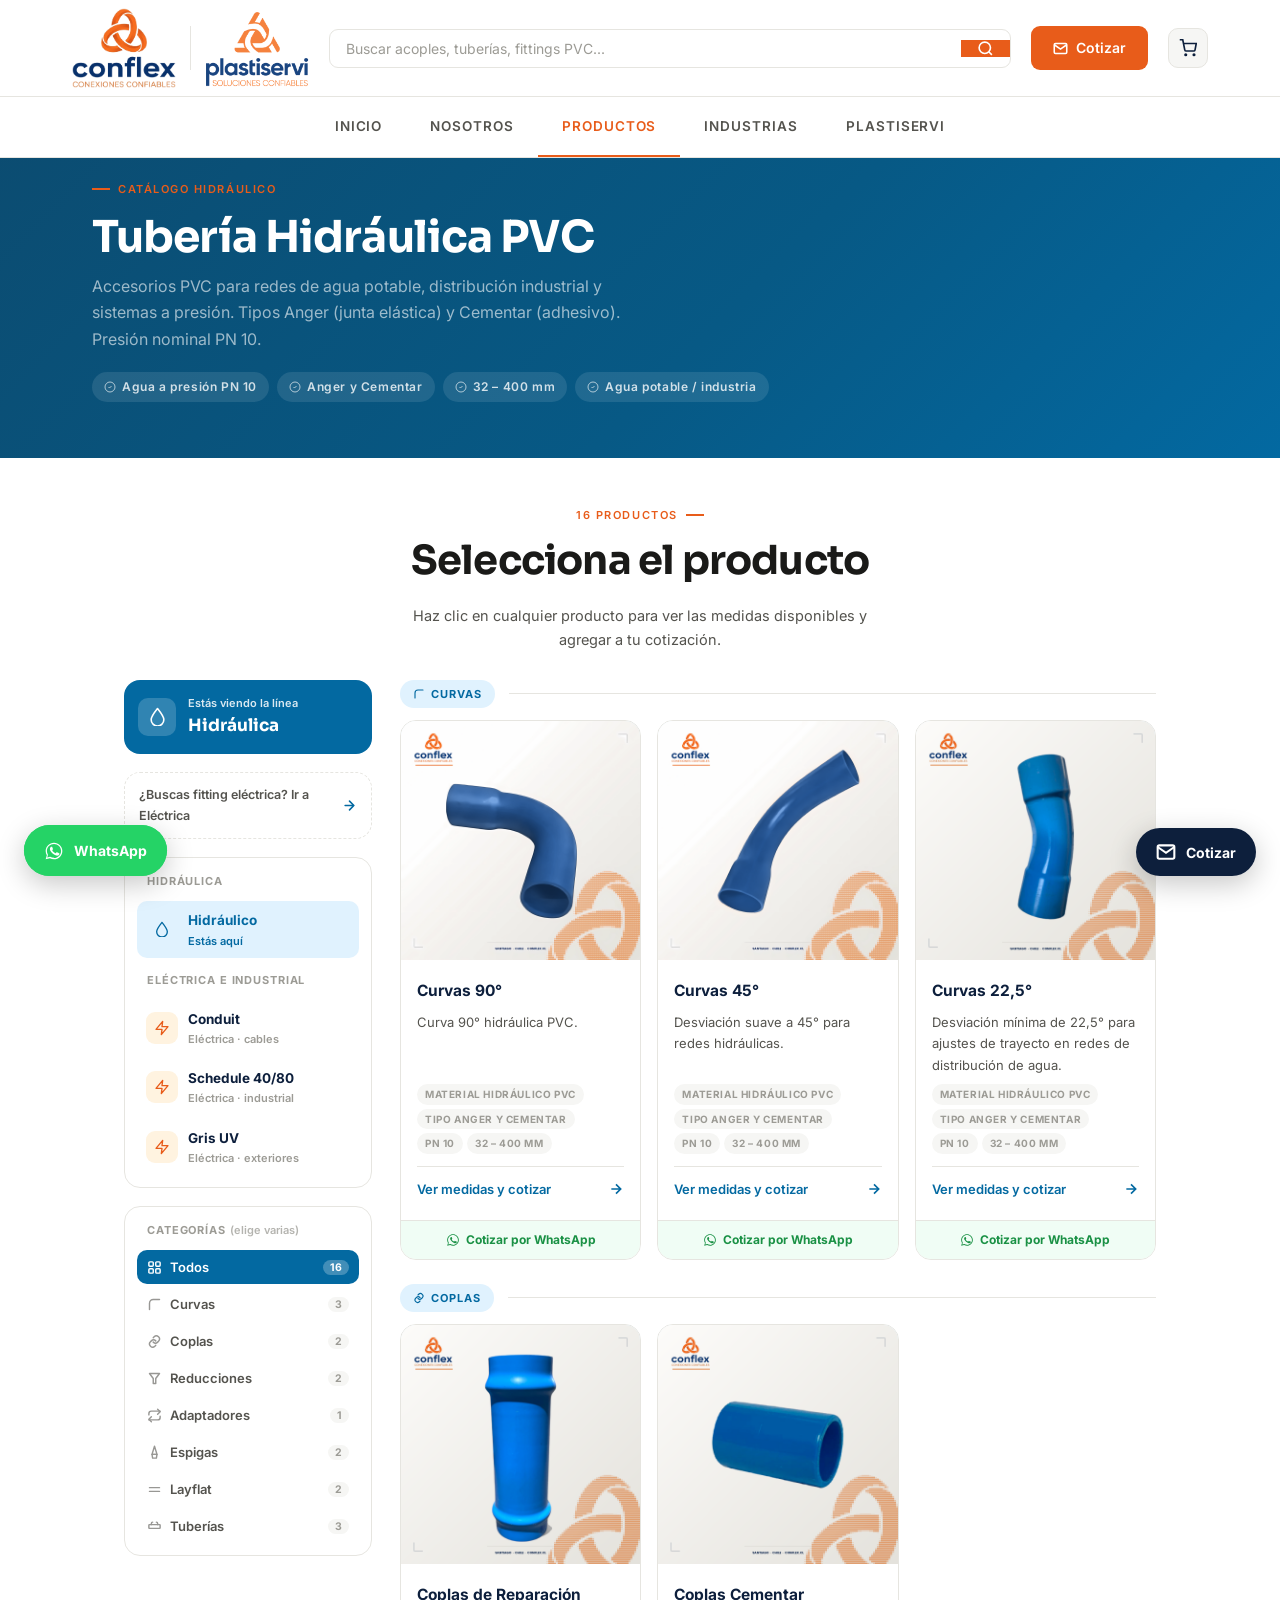
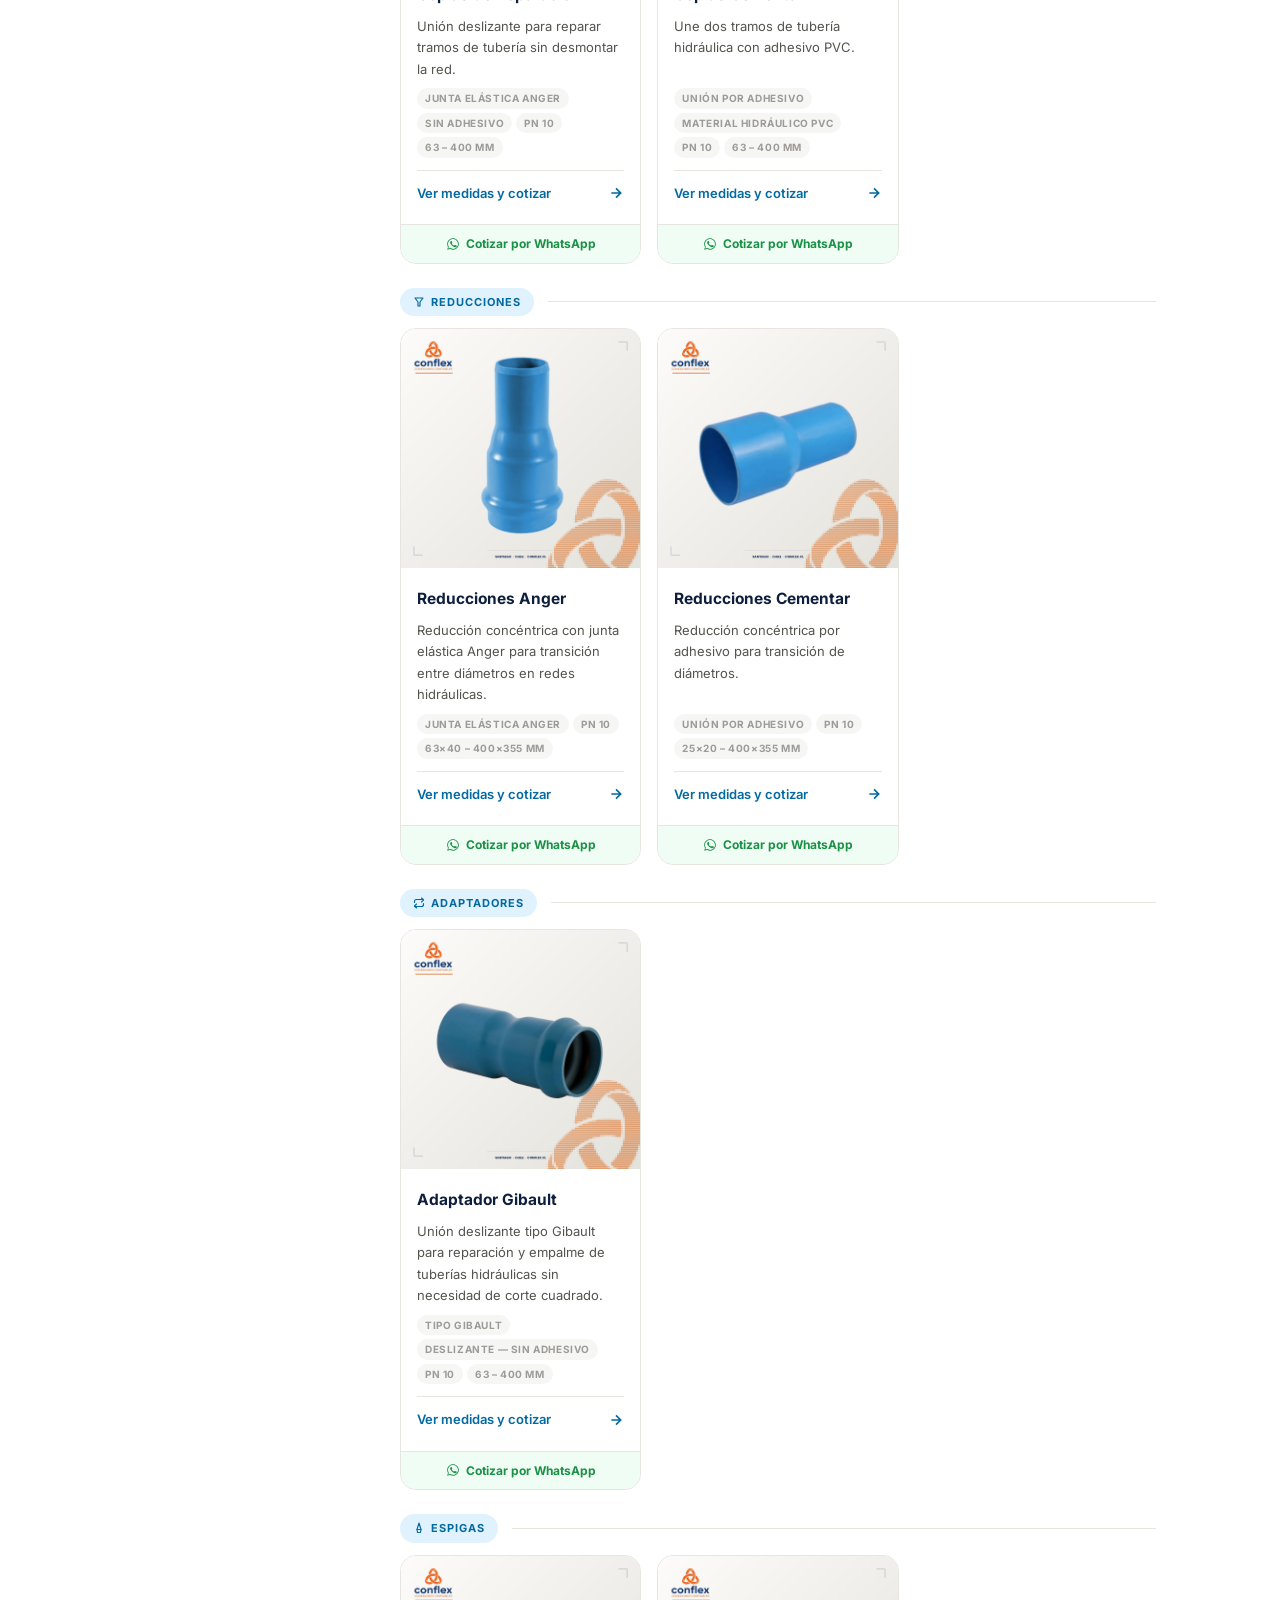
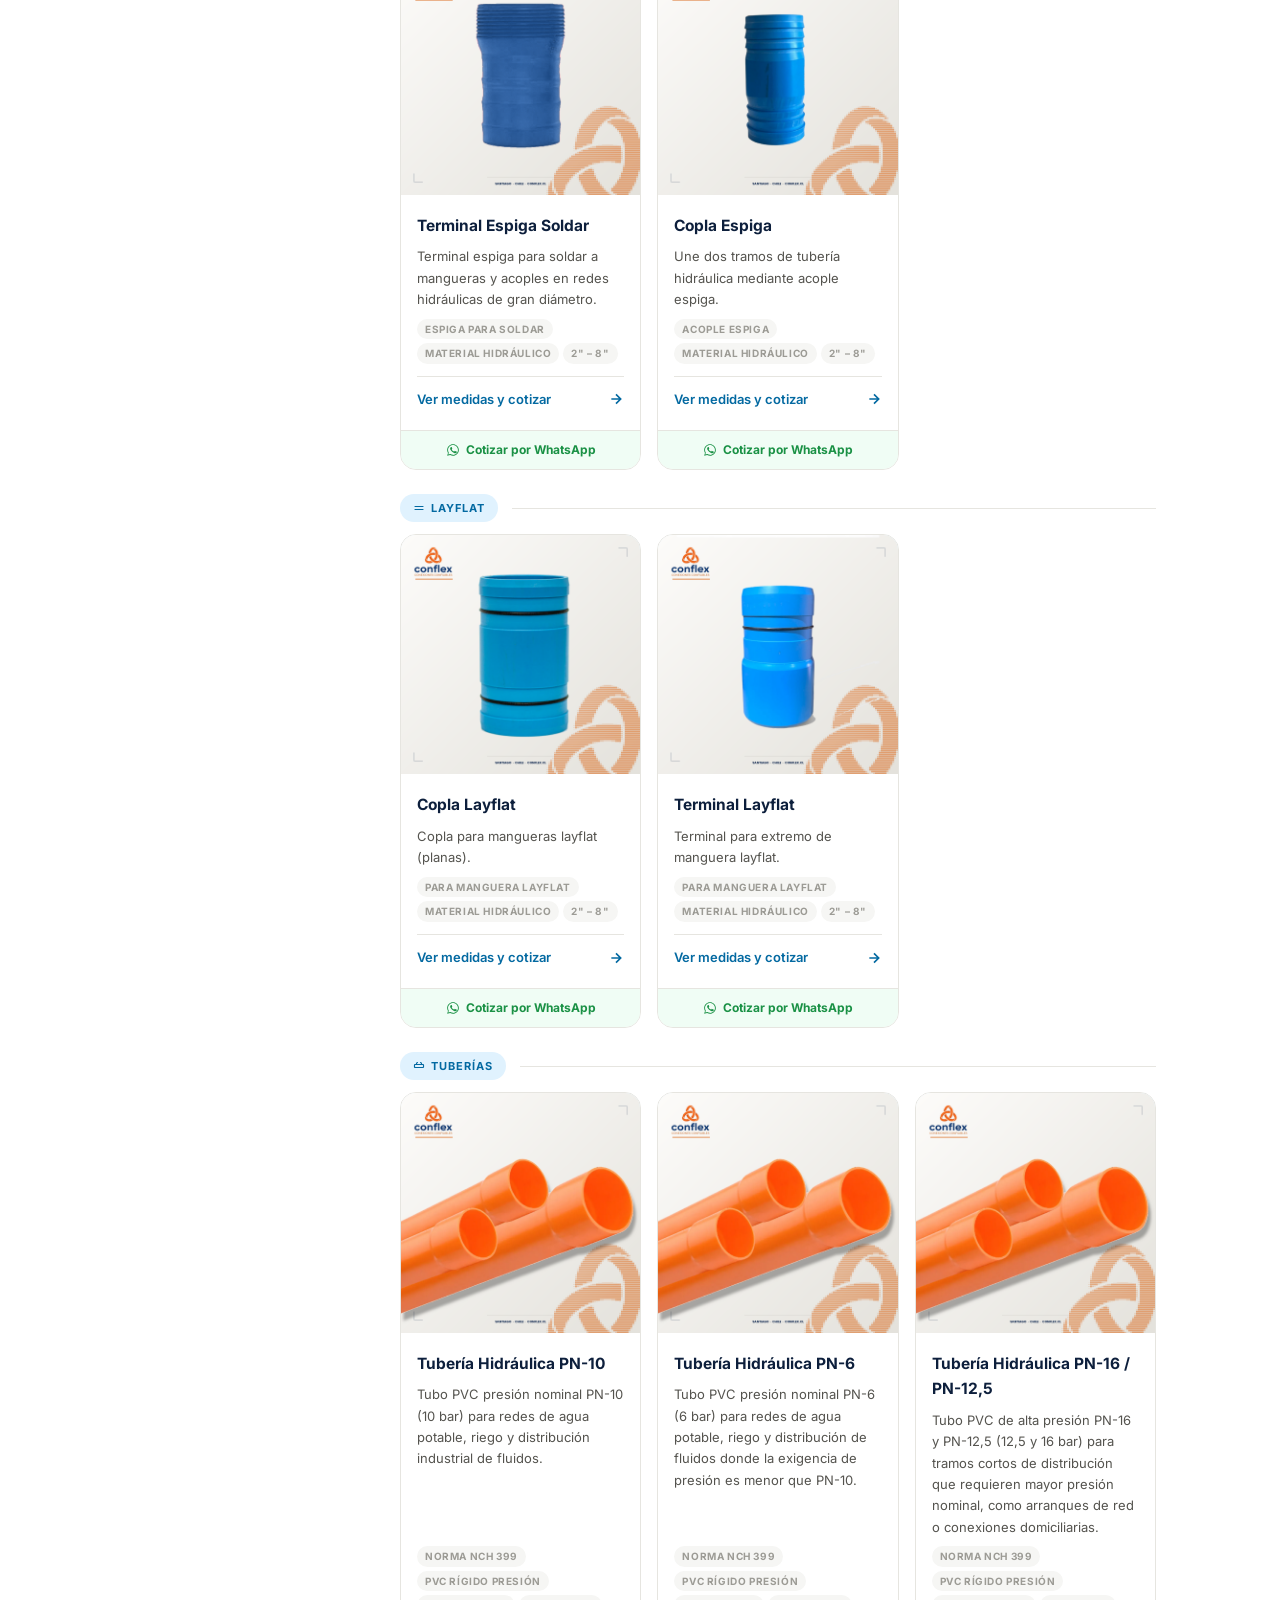
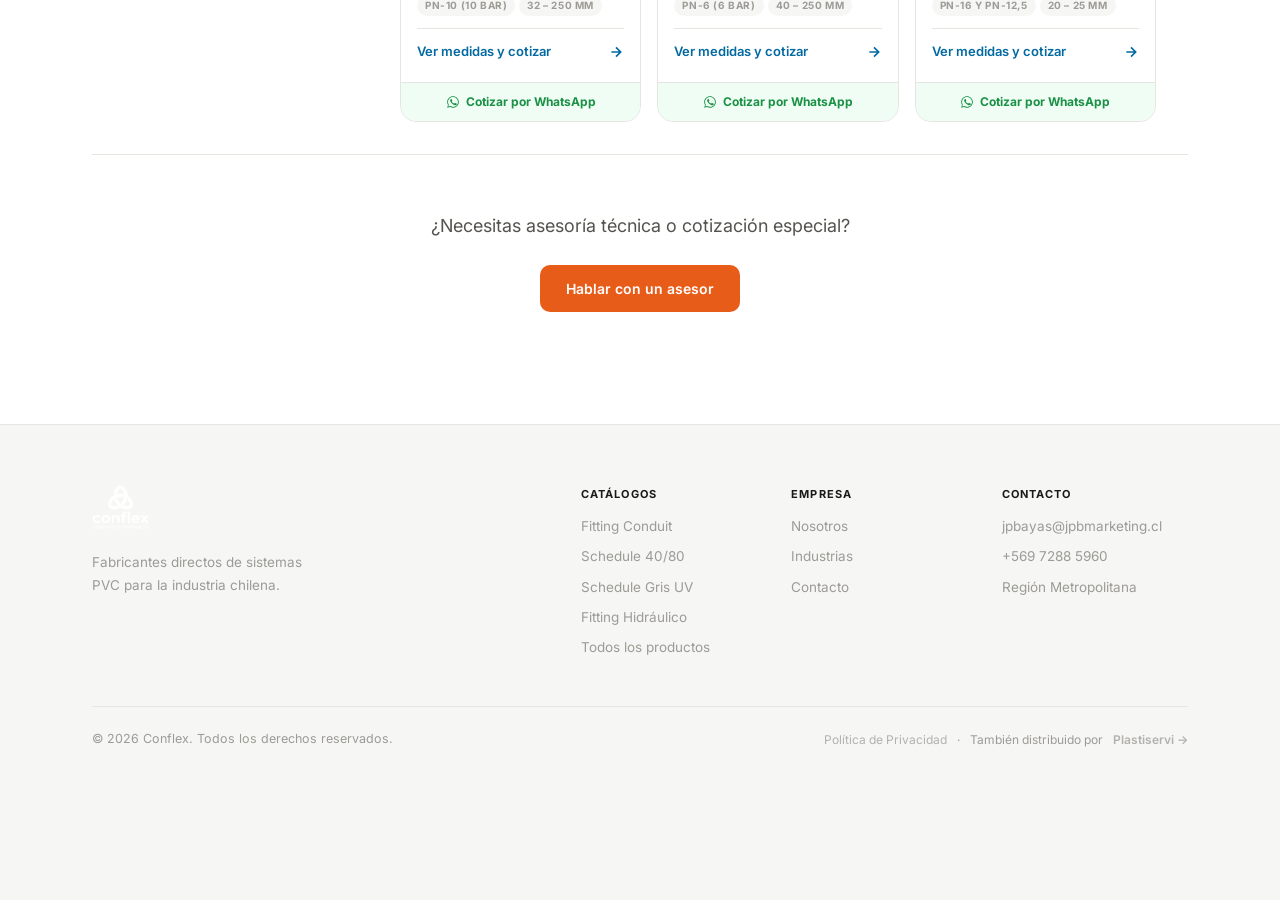
<file: hidraulico.html>
<!DOCTYPE html>
<html lang="es">
<head>
  <meta charset="UTF-8" />
  <link rel="icon" type="image/png" sizes="32x32" href="img/favicon-32.png?v=2" />
  <link rel="icon" type="image/x-icon" href="favicon.ico?v=2" />
  <link rel="apple-touch-icon" href="img/favicon.png?v=2" />
  <meta name="viewport" content="width=device-width, initial-scale=1.0" />
  <title>Fitting Hidráulico PVC — Agua a Presión PN 10 | Conflex</title>
  <meta name="description" content="Catálogo fitting hidráulico PVC: curvas, coplas y reducciones para agua a presión. Tipo Anger y Cementar. PN 10. 32–400 mm. Cotiza con selector de medidas." />
  <link rel="canonical" href="https://conflex.cl/hidraulico.html" />
  <link rel="preconnect" href="https://fonts.googleapis.com" />
  <link rel="preconnect" href="https://fonts.gstatic.com" crossorigin />
  <link href="https://fonts.googleapis.com/css2?family=Inter:wght@300;400;500;600&family=Sora:wght@400;600;700;800&display=swap" rel="stylesheet" />
  <link rel="stylesheet" href="css/style.css?v=24" />
  <!-- Google tag (Google Ads) — cuenta Conflex 135-925-0092 -->
  <script async src="https://www.googletagmanager.com/gtag/js?id=AW-18395458623"></script>
  <script>
    window.dataLayer = window.dataLayer || [];
    function gtag(){dataLayer.push(arguments);}
    gtag('js', new Date());
    gtag('config', 'AW-18395458623');
  </script>
  <style>
    .pl-grid { display: grid; grid-template-columns: repeat(auto-fill, minmax(240px,1fr)); gap: 20px; margin-top: 40px; }
    .pl-card { background: #fff; border: 1.5px solid var(--border); border-radius: var(--r-lg); overflow: hidden; text-decoration: none; display: flex; flex-direction: column; transition: border-color .2s, box-shadow .2s, transform .2s; }
    .pl-card:hover { border-color: rgba(3,105,161,.35); box-shadow: 0 8px 28px rgba(0,0,0,.09); transform: translateY(-3px); }
    .pl-photo { aspect-ratio: 1; width: 100%; position: relative; background: linear-gradient(135deg,#f0f9ff 0%,#e0f2fe 100%); overflow: hidden; }
    .pl-photo img { width: 100%; height: 100%; object-fit: contain; display: block; transition: transform .5s; }
    .pl-card:hover .pl-photo img { transform: scale(1.05); }
    .pl-photo-ph { position: absolute; inset: 0; display: none; flex-direction: column; align-items: center; justify-content: center; gap: 8px; }
    .pl-photo-ph svg { width: 40px; height: 40px; opacity: .18; }
    .pl-photo-ph span { font-size: 11px; color: var(--text-3); }
    .pl-body { padding: 18px 16px 20px; flex: 1; display: flex; flex-direction: column; gap: 8px; }
    .pl-name { font-size: 15.5px; font-weight: 700; color: var(--navy); }
    .pl-desc { font-size: 13px; color: var(--text-2); line-height: 1.65; flex: 1; }
    .pl-tags { display: flex; flex-wrap: wrap; gap: 4px; }
    .pl-tag { font-size: 10px; font-weight: 700; letter-spacing: .06em; text-transform: uppercase; background: var(--off); color: var(--text-3); padding: 2px 8px; border-radius: 100px; }
    .pl-cta { display: flex; align-items: center; justify-content: space-between; padding-top: 12px; border-top: 1px solid var(--border); margin-top: 4px; }
    .pl-cta span { font-size: 13px; font-weight: 600; color: #0369a1; }
    .pl-cta svg { width: 16px; height: 16px; color: #0369a1; transition: transform .2s; }
    .pl-card:hover .pl-cta svg { transform: translateX(4px); }

    .catalog-hero { background: linear-gradient(135deg, #0c4a6e 0%, #075985 60%, #0369a1 100%); }
    .ch-tag svg { stroke: rgba(255,255,255,.8); }
  </style>
</head>
<body>

  <header class="nav" id="nav">
    <div class="nav-top">
      <div class="nav-top-inner">
        <div class="logo-group"><a href="index.html" class="logo"><img src="img/logo-conflex-transparent.png" alt="Conflex" class="logo-img" /></a><span class="logo-divider"></span><a href="https://plastiservi.cl" target="_blank" rel="noopener" class="logo-partner" aria-label="Plastiservi"><img src="img/logo-plastiservi.webp" alt="Plastiservi" class="logo-partner-img" /></a></div>
        <form class="nav-search" onsubmit="handleSearch(event)">
          <input type="search" placeholder="Buscar acoples, tuberías, fittings PVC..." class="nav-search-input" />
          <button type="submit" class="nav-search-btn" aria-label="Buscar">
            <svg width="17" height="17" viewBox="0 0 24 24" fill="none" stroke="currentColor" stroke-width="2.3"><circle cx="11" cy="11" r="8"/><line x1="21" y1="21" x2="16.65" y2="16.65"/></svg>
          </button>
        </form>
        <a href="contacto.html" class="nav-cta">
          <svg width="15" height="15" viewBox="0 0 24 24" fill="none" stroke="currentColor" stroke-width="2.5"><path d="M4 4h16c1.1 0 2 .9 2 2v12c0 1.1-.9 2-2 2H4c-1.1 0-2-.9-2-2V6c0-1.1.9-2 2-2z"/><polyline points="22,6 12,13 2,6"/></svg>Cotizar
        </a>
        <a href="cotizacion.html" class="nav-cart-btn" id="nav-cart" aria-label="Ver cotización">
          <svg width="18" height="18" viewBox="0 0 24 24" fill="none" stroke="currentColor" stroke-width="2.2"><circle cx="9" cy="21" r="1"/><circle cx="20" cy="21" r="1"/><path d="M1 1h4l2.68 13.39a2 2 0 0 0 2 1.61h9.72a2 2 0 0 0 2-1.61L23 6H6"/></svg>
          <span class="nav-cart-count" id="cart-count" style="display:none">0</span>
        </a>
        <button class="burger" id="burger" aria-label="Menú"><span></span><span></span><span></span></button>
      </div>
    </div>
    <div class="nav-bottom">
      <div class="nav-bottom-inner">
        <nav class="nav-links">
          <a href="index.html" class="nav-link">Inicio</a>
          <a href="nosotros.html" class="nav-link">Nosotros</a>
          <a href="productos.html" class="nav-link active">Productos</a>
          <a href="industrias.html" class="nav-link">Industrias</a>
        <a href="partner.html" class="nav-link">Plastiservi</a>
        </nav>
      </div>
    </div>
    <div class="nav-drawer" id="drawer">
      <a href="index.html">Inicio</a><a href="nosotros.html">Nosotros</a>
      <a href="productos.html">Productos</a><a href="industrias.html">Industrias</a>
      <a href="partner.html">Plastiservi</a>
      <a href="contacto.html">Cotizar</a>
    </div>
  </header>

  <main>
    <div class="catalog-hero">
      <div class="container">
        <p class="eyebrow">Catálogo Hidráulico</p>
        <h1>Tubería Hidráulica PVC</h1>
        <p class="ch-desc">Accesorios PVC para redes de agua potable, distribución industrial y sistemas a presión. Tipos Anger (junta elástica) y Cementar (adhesivo). Presión nominal PN 10.</p>
        <div class="ch-tags">
          <span class="ch-tag"><svg viewBox="0 0 24 24" fill="none" stroke="currentColor" stroke-width="2"><path d="M9 12l2 2 4-4"/><circle cx="12" cy="12" r="10"/></svg>Agua a presión PN 10</span>
          <span class="ch-tag"><svg viewBox="0 0 24 24" fill="none" stroke="currentColor" stroke-width="2"><path d="M9 12l2 2 4-4"/><circle cx="12" cy="12" r="10"/></svg>Anger y Cementar</span>
          <span class="ch-tag"><svg viewBox="0 0 24 24" fill="none" stroke="currentColor" stroke-width="2"><path d="M9 12l2 2 4-4"/><circle cx="12" cy="12" r="10"/></svg>32 – 400 mm</span>
          <span class="ch-tag"><svg viewBox="0 0 24 24" fill="none" stroke="currentColor" stroke-width="2"><path d="M9 12l2 2 4-4"/><circle cx="12" cy="12" r="10"/></svg>Agua potable / industria</span>
        </div>
      </div>
    </div>

    <section class="section" style="padding:48px 0 56px">
      <div class="container">
        <div class="sec-head fade-up" style="margin-bottom:0">
          <p class="eyebrow center">16 productos</p>
          <h2 class="center">Selecciona el producto</h2>
          <p style="text-align:center;color:var(--text-2);font-size:14.5px;max-width:480px;margin:10px auto 0">Haz clic en cualquier producto para ver las medidas disponibles y agregar a tu cotización.</p>
        </div>
      </div>

      <div class="container" style="margin-top:28px">
        <div class="pf-wrap">
          <div class="plf-tabbar" id="filters"></div>
          <main class="pf-main"><div id="product-grid"></div></main>
        </div>

        <div class="section-cta fade-up" style="margin-top:32px">
          <p>¿Necesitas asesoría técnica o cotización especial?</p>
          <a href="contacto.html" class="btn-primary">Hablar con un asesor</a>
        </div>
      </div>
    </section>
  </main>

  <footer class="footer">
    <div class="container">
      <div class="footer-top">
        <div>
          <a href="index.html" style="display:inline-flex;margin-bottom:14px;">
            <img src="img/logo-conflex-transparent.png" alt="Conflex" style="height:44px;filter:brightness(0) invert(1);" />
          </a>
          <p>Fabricantes directos de sistemas PVC para la industria chilena.</p>
        </div>
        <div class="footer-cols">
          <div><h4>Catálogos</h4>
            <a href="conduit.html">Fitting Conduit</a>
            <a href="schedule-40-80.html">Schedule 40/80</a>
            <a href="schedule-gris-uv.html">Schedule Gris UV</a>
            <a href="hidraulico.html">Fitting Hidráulico</a>
            <a href="productos.html">Todos los productos</a>
          </div>
          <div><h4>Empresa</h4>
            <a href="nosotros.html">Nosotros</a><a href="industrias.html">Industrias</a><a href="contacto.html">Contacto</a>
          </div>
          <div><h4>Contacto</h4>
            <a href="mailto:jpbayas@jpbmarketing.cl">jpbayas@jpbmarketing.cl</a>
            <a href="https://wa.me/56972885960?text=Hola%2C%20quiero%20cotizar%20productos%20Conflex">+569 7288 5960</a>
            <span>Región Metropolitana</span>
          </div>
        </div>
      </div>
      <div class="footer-bottom">
        <p>&copy; 2026 Conflex. Todos los derechos reservados.</p>
        <div style="display:flex;align-items:center;gap:10px;font-size:12px;color:var(--text-3)">
          <a href="politica-privacidad.html" style="color:var(--text-3);text-decoration:none;opacity:.75">Política de Privacidad</a>
          <span>·</span>
          <span>También distribuido por</span>
          <a href="https://plastiservi.cl" target="_blank" rel="noopener" style="color:var(--text-3);font-weight:600;text-decoration:none;opacity:.75;transition:opacity .18s" onmouseover="this.style.opacity=1" onmouseout="this.style.opacity='.75'">Plastiservi →</a>
        </div>
      </div>
    </div>
  </footer>

  <script src="js/main.js?v=22"></script>
  <script src="js/products.js?v=19"></script>
  <script>
  document.addEventListener('DOMContentLoaded', () => {
    initCatalogFilters({
      lineSlug: 'hidraulico',
      accent: '#0369a1', accentTint: '#e0f2fe',
      gridEl: document.getElementById('product-grid'),
      filtersEl: document.getElementById('filters'),
      groups: [
        { id: 'curvas',      label: 'Curvas',      match: id => id.includes('-curvas-') },
        { id: 'coplas',      label: 'Coplas',      match: id => id.includes('-copla-') && !id.includes('layflat') },
        { id: 'reducciones', label: 'Reducciones', match: id => id.includes('-reduc-') },
        { id: 'adaptadores', label: 'Adaptadores', match: id => id.includes('-adaptador-') },
        { id: 'espigas',     label: 'Espigas',     match: id => id.includes('-espiga-') },
        { id: 'layflat',     label: 'Layflat',     match: id => id.includes('layflat') },
        { id: 'tuberia',     label: 'Tuberías',    match: id => id.startsWith('hidraul-tubo-') }
      ]
    });
  });
  </script>
<!-- Google Ads: conversion clic WhatsApp -->
<script>
(function(){
  document.addEventListener('click', function(e){
    var a = e.target.closest ? e.target.closest('a[href*="wa.me"]') : null;
    if(a && typeof gtag==='function'){
      gtag('event','conversion',{'send_to':'AW-18395458623/YHScCMe8muccEL_Y0cNE'});
    }
  }, true);
})();
</script>
</body>
</html>
</file>
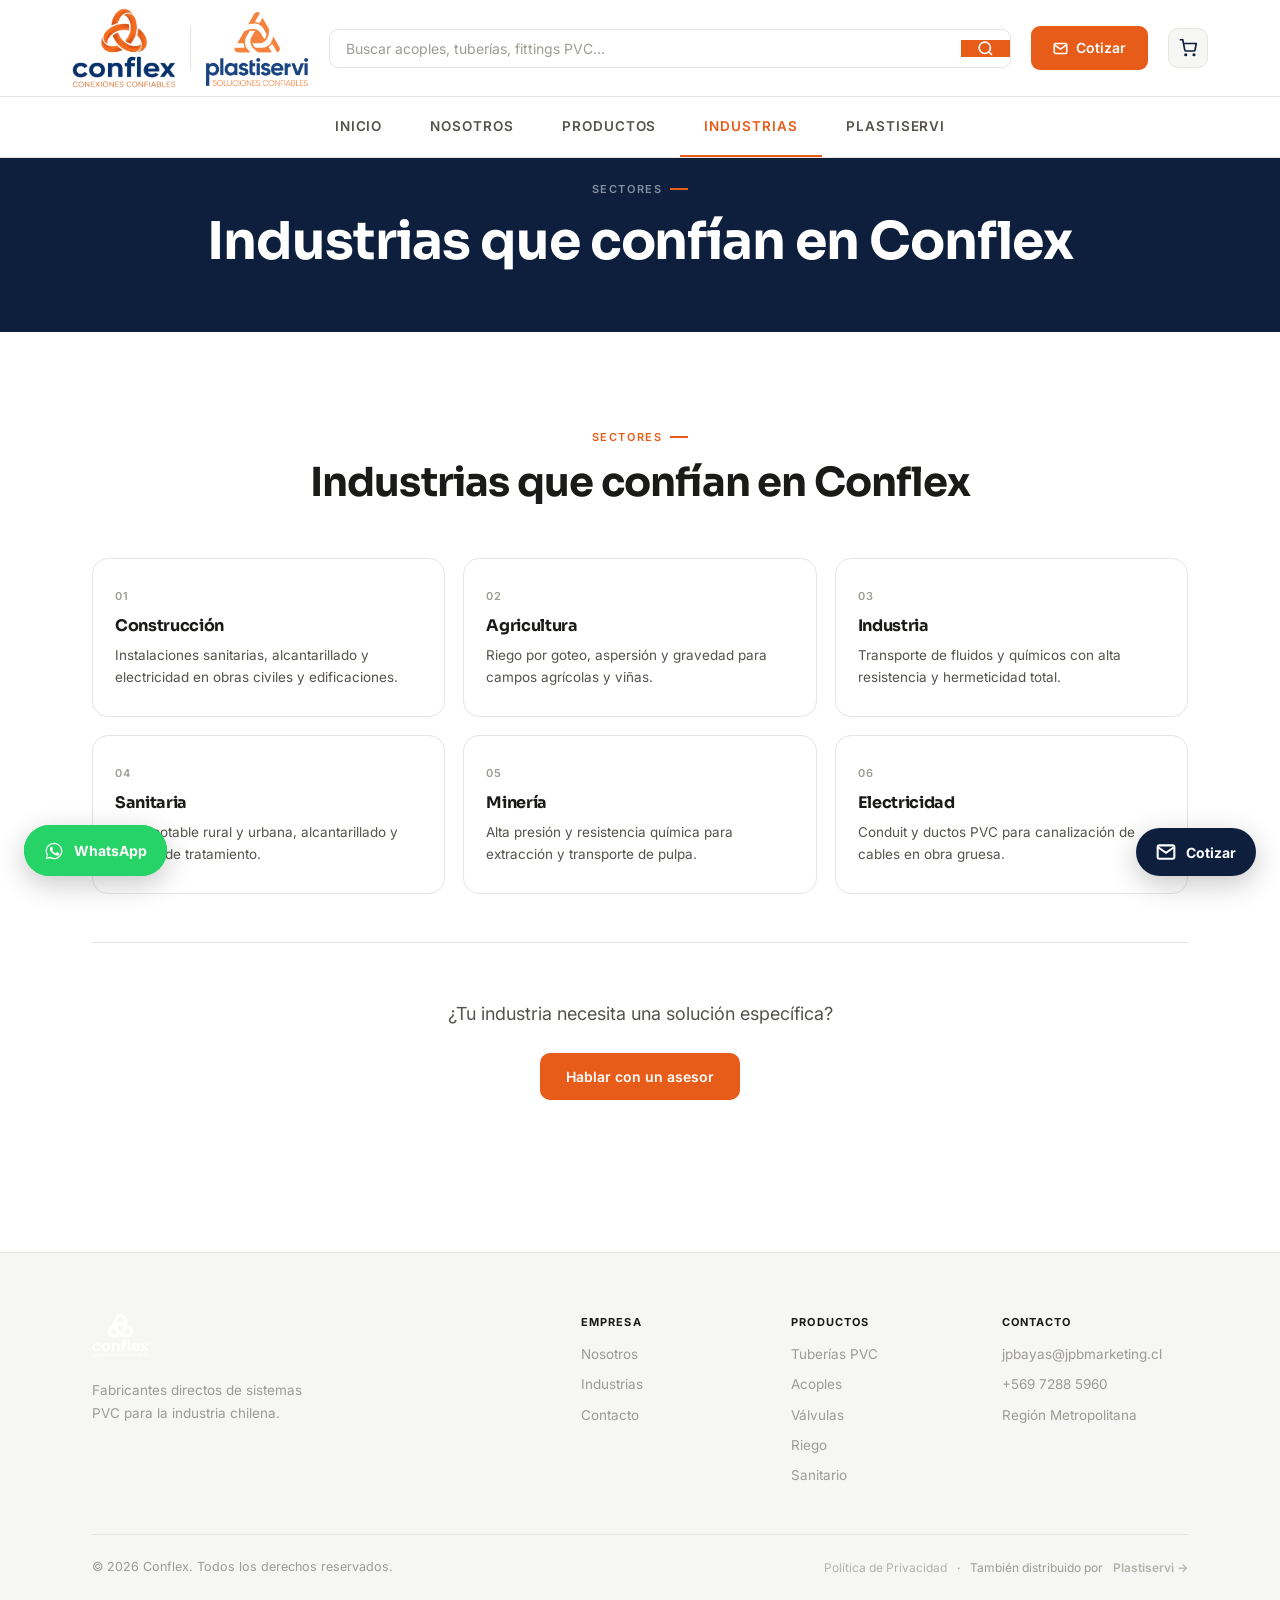
<file: industrias.html>
<!DOCTYPE html>
<html lang="es">
<head>
  <meta charset="UTF-8" />
  <link rel="icon" type="image/png" sizes="32x32" href="img/favicon-32.png?v=2" />
  <link rel="icon" type="image/x-icon" href="favicon.ico?v=2" />
  <link rel="apple-touch-icon" href="img/favicon.png?v=2" />
  <meta name="viewport" content="width=device-width, initial-scale=1.0" />
  <title>Tuberías PVC para Construcción, Riego y Minería en Chile | Conflex</title>
  <meta name="description" content="Proveedor directo de tuberías y accesorios PVC para construcción, agricultura, minería, industria eléctrica y telecomunicaciones en Chile. Conflex — fabricantes directos." />
  <link rel="canonical" href="https://conflex.cl/industrias.html" />
  <meta property="og:type" content="website" />
  <meta property="og:site_name" content="Conflex" />
  <meta property="og:title" content="Tuberías PVC para Construcción, Riego y Minería en Chile | Conflex" />
  <meta property="og:description" content="Proveedor directo de tuberías y accesorios PVC para construcción, agricultura, minería, industria eléctrica y telecomunicaciones en Chile." />
  <meta property="og:url" content="https://conflex.cl/industrias.html" />
  <meta property="og:image" content="https://conflex.cl/img/team-1.jpg" />
  <meta name="twitter:card" content="summary_large_image" />
  <link rel="preconnect" href="https://fonts.googleapis.com" />
  <link rel="preconnect" href="https://fonts.gstatic.com" crossorigin />
  <link href="https://fonts.googleapis.com/css2?family=Inter:wght@300;400;500;600&family=Sora:wght@400;600;700;800&display=swap" rel="stylesheet" />
  <link rel="stylesheet" href="css/style.css?v=24" />
  <!-- Google tag (Google Ads) — cuenta Conflex 135-925-0092 -->
  <script async src="https://www.googletagmanager.com/gtag/js?id=AW-18395458623"></script>
  <script>
    window.dataLayer = window.dataLayer || [];
    function gtag(){dataLayer.push(arguments);}
    gtag('js', new Date());
    gtag('config', 'AW-18395458623');
  </script>
</head>
<body>

  <header class="nav" id="nav">
    <div class="nav-top">
      <div class="nav-top-inner">
        <div class="logo-group">

          <a href="index.html" class="logo">

            <img src="img/logo-conflex-transparent.png" alt="Conflex" class="logo-img" />

          </a>

          <span class="logo-divider"></span>

          <a href="https://plastiservi.cl" target="_blank" rel="noopener" class="logo-partner" aria-label="Plastiservi">

            <img src="img/logo-plastiservi.webp" alt="Plastiservi" class="logo-partner-img" />

          </a>

        </div>
        <form class="nav-search" onsubmit="handleSearch(event)">
          <input type="search" placeholder="Buscar acoples, tuberías, fittings PVC..." class="nav-search-input" />
          <button type="submit" class="nav-search-btn" aria-label="Buscar">
            <svg width="17" height="17" viewBox="0 0 24 24" fill="none" stroke="currentColor" stroke-width="2.3"><circle cx="11" cy="11" r="8"/><line x1="21" y1="21" x2="16.65" y2="16.65"/></svg>
          </button>
        </form>
        <a href="contacto.html" class="nav-cta">
          <svg width="15" height="15" viewBox="0 0 24 24" fill="none" stroke="currentColor" stroke-width="2.5"><path d="M4 4h16c1.1 0 2 .9 2 2v12c0 1.1-.9 2-2 2H4c-1.1 0-2-.9-2-2V6c0-1.1.9-2 2-2z"/><polyline points="22,6 12,13 2,6"/></svg>
          Cotizar
        </a>
        <a href="cotizacion.html" class="nav-cart-btn" id="nav-cart" aria-label="Ver cotización">
          <svg width="18" height="18" viewBox="0 0 24 24" fill="none" stroke="currentColor" stroke-width="2.2"><circle cx="9" cy="21" r="1"/><circle cx="20" cy="21" r="1"/><path d="M1 1h4l2.68 13.39a2 2 0 0 0 2 1.61h9.72a2 2 0 0 0 2-1.61L23 6H6"/></svg>
          <span class="nav-cart-count" id="cart-count" style="display:none">0</span>
        </a>
        <button class="burger" id="burger" aria-label="Menú">
          <span></span><span></span><span></span>
        </button>
      </div>
    </div>
    <div class="nav-bottom">
      <div class="nav-bottom-inner">
        <nav class="nav-links">
          <a href="index.html" class="nav-link">Inicio</a>
          <a href="nosotros.html" class="nav-link">Nosotros</a>
          <a href="productos.html" class="nav-link">Productos</a>
          <a href="industrias.html" class="nav-link active">Industrias</a>
          <a href="partner.html" class="nav-link">Plastiservi</a>
        </nav>
      </div>
    </div>
    <div class="nav-drawer" id="drawer">
      <a href="index.html">Inicio</a>
      <a href="nosotros.html">Nosotros</a>
      <a href="productos.html">Productos</a>
      <a href="industrias.html">Industrias</a>
      <a href="partner.html">Plastiservi</a>
      <a href="contacto.html">Cotizar</a>
    </div>
  </header>

  <main>

    <div class="page-header">
      <div class="container">
        <p class="eyebrow center">Sectores</p>
        <h1>Industrias que confían en Conflex</h1>
      </div>
    </div>

    <!-- INDUSTRIAS -->
    <section class="section">
      <div class="container">
        <div class="sec-head fade-up">
          <p class="eyebrow center">Sectores</p>
          <h2 class="center">Industrias que confían en Conflex</h2>
        </div>
        <div class="ind-grid">
          <div class="ind fade-3d" style="--d:0s"><span class="ind-n">01</span><h3>Construcción</h3><p>Instalaciones sanitarias, alcantarillado y electricidad en obras civiles y edificaciones.</p></div>
          <div class="ind fade-3d" style="--d:.06s"><span class="ind-n">02</span><h3>Agricultura</h3><p>Riego por goteo, aspersión y gravedad para campos agrícolas y viñas.</p></div>
          <div class="ind fade-3d" style="--d:.12s"><span class="ind-n">03</span><h3>Industria</h3><p>Transporte de fluidos y químicos con alta resistencia y hermeticidad total.</p></div>
          <div class="ind fade-3d" style="--d:.18s"><span class="ind-n">04</span><h3>Sanitaria</h3><p>Agua potable rural y urbana, alcantarillado y plantas de tratamiento.</p></div>
          <div class="ind fade-3d" style="--d:.24s"><span class="ind-n">05</span><h3>Minería</h3><p>Alta presión y resistencia química para extracción y transporte de pulpa.</p></div>
          <div class="ind fade-3d" style="--d:.30s"><span class="ind-n">06</span><h3>Electricidad</h3><p>Conduit y ductos PVC para canalización de cables en obra gruesa.</p></div>
        </div>

        <div class="section-cta fade-up">
          <p>¿Tu industria necesita una solución específica?</p>
          <a href="contacto.html" class="btn-primary">Hablar con un asesor</a>
        </div>

      </div>
    </section>

  </main>

  <footer class="footer">
    <div class="container">
      <div class="footer-top">
        <div>
          <a href="index.html" style="display:inline-flex;margin-bottom:14px;">
            <img src="img/logo-conflex-transparent.png" alt="Conflex" style="height:44px;filter:brightness(0) invert(1);" />
          </a>
          <p>Fabricantes directos de sistemas PVC para la industria chilena.</p>
        </div>
        <div class="footer-cols">
          <div>
            <h4>Empresa</h4>
            <a href="nosotros.html">Nosotros</a>
            <a href="industrias.html">Industrias</a>
            <a href="contacto.html">Contacto</a>
          </div>
          <div>
            <h4>Productos</h4>
            <a href="productos.html">Tuberías PVC</a>
            <a href="productos.html">Acoples</a>
            <a href="productos.html">Válvulas</a>
            <a href="productos.html">Riego</a>
            <a href="productos.html">Sanitario</a>
          </div>
          <div>
            <h4>Contacto</h4>
            <a href="mailto:jpbayas@jpbmarketing.cl">jpbayas@jpbmarketing.cl</a>
            <a href="https://wa.me/56972885960?text=Hola%2C%20quiero%20cotizar%20productos%20Conflex">+569 7288 5960</a>
            <span>Región Metropolitana</span>
          </div>
        </div>
      </div>
      <div class="footer-bottom">
        <p>&copy; 2026 Conflex. Todos los derechos reservados.</p>
        <div style="display:flex;align-items:center;gap:10px;font-size:12px;color:var(--text-3)">
          <a href="politica-privacidad.html" style="color:var(--text-3);text-decoration:none;opacity:.75">Política de Privacidad</a>
          <span>·</span>
          <span>También distribuido por</span>
          <a href="https://plastiservi.cl" target="_blank" rel="noopener" style="color:var(--text-3);font-weight:600;text-decoration:none;opacity:.75;transition:opacity .18s" onmouseover="this.style.opacity=1" onmouseout="this.style.opacity='.75'">Plastiservi →</a>
        </div>
      </div>
    </div>
  </footer>

  <script src="js/main.js?v=22"></script>
<!-- Google Ads: conversion clic WhatsApp -->
<script>
(function(){
  document.addEventListener('click', function(e){
    var a = e.target.closest ? e.target.closest('a[href*="wa.me"]') : null;
    if(a && typeof gtag==='function'){
      gtag('event','conversion',{'send_to':'AW-18395458623/YHScCMe8muccEL_Y0cNE'});
    }
  }, true);
})();
</script>
</body>
</html>
</file>
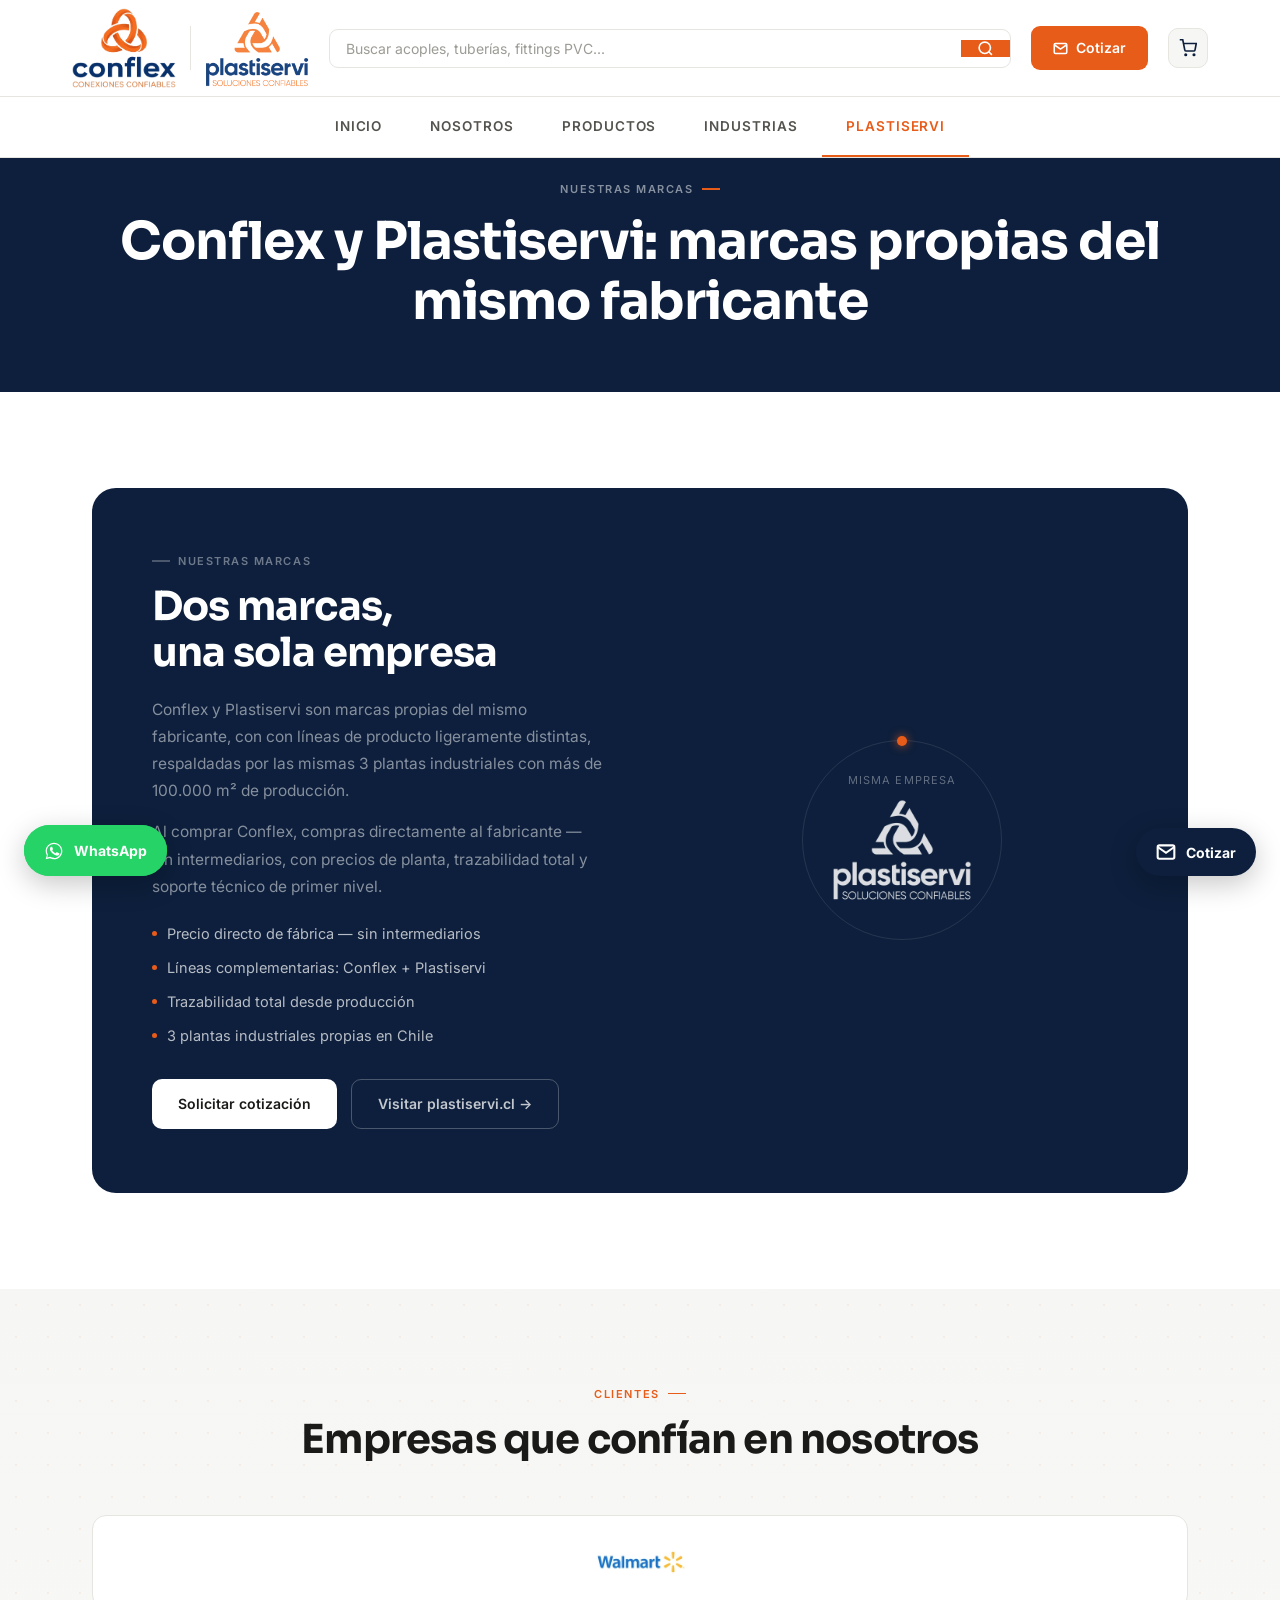
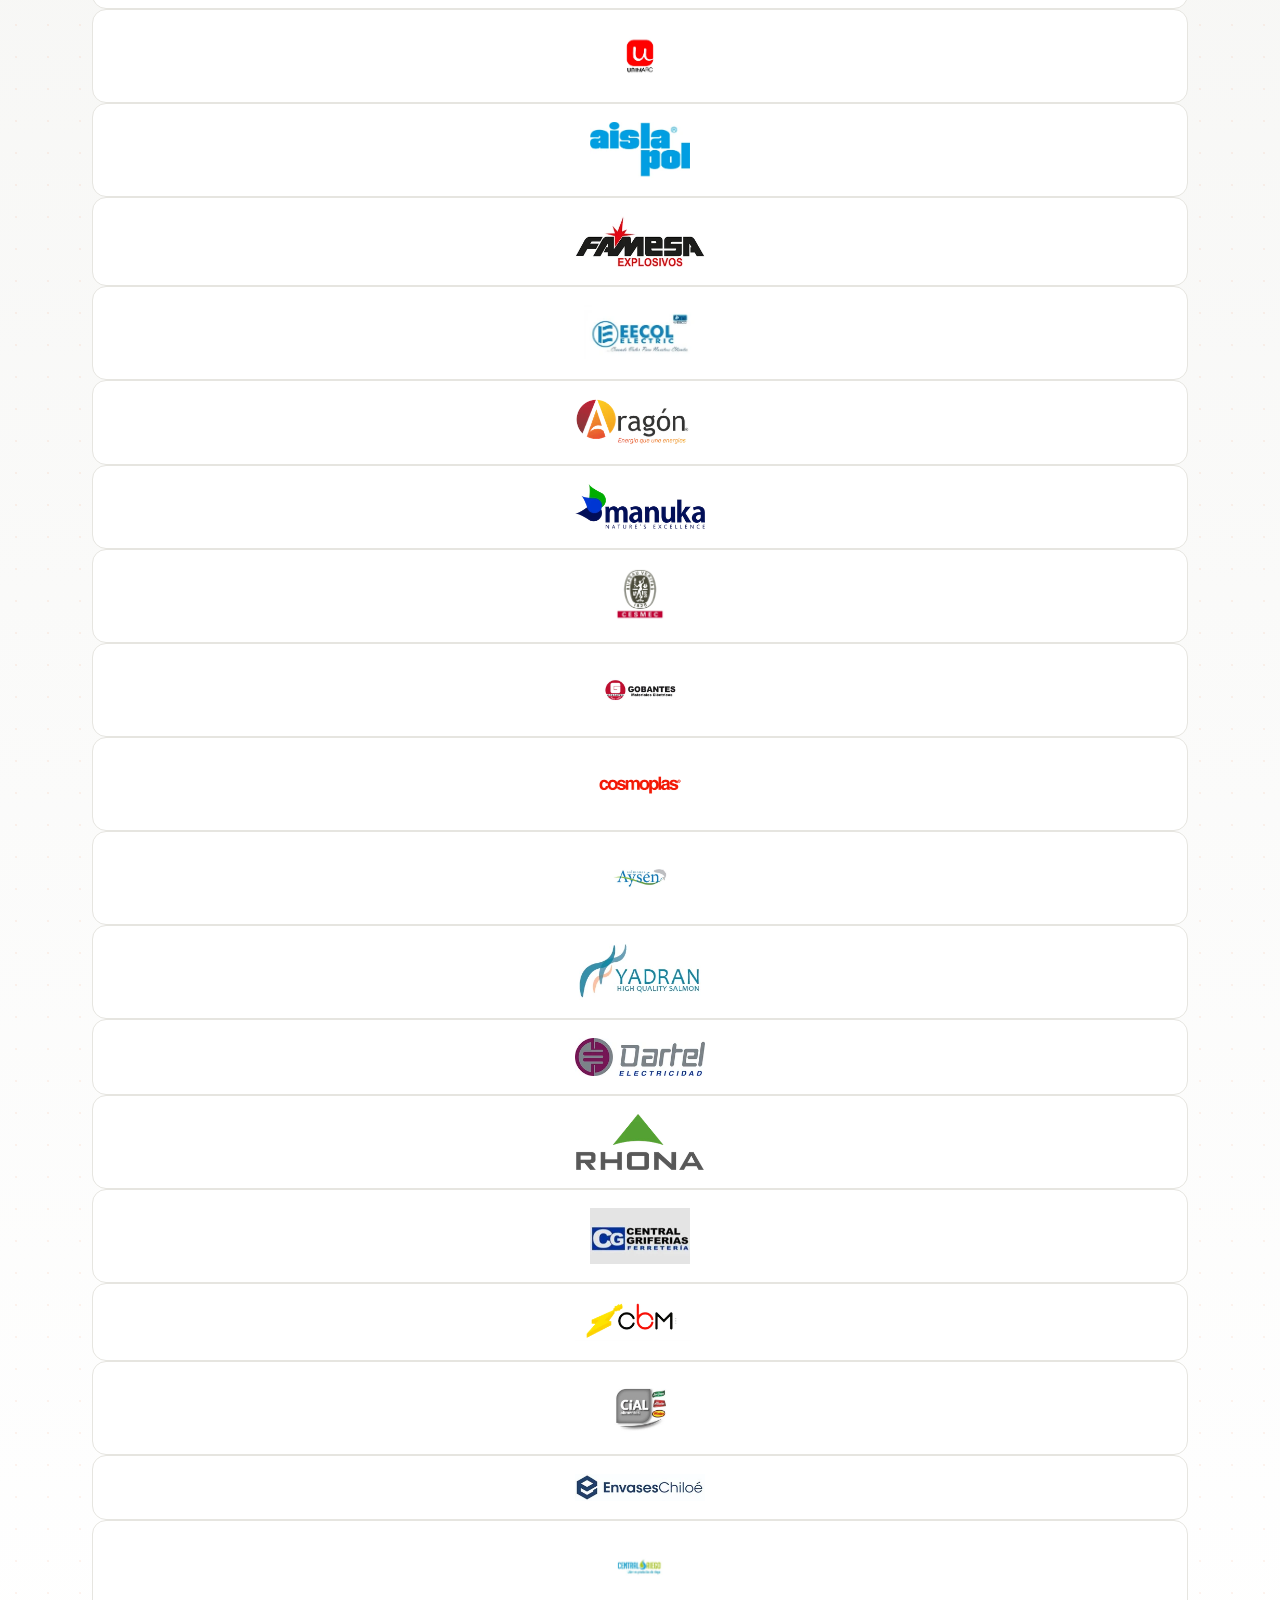
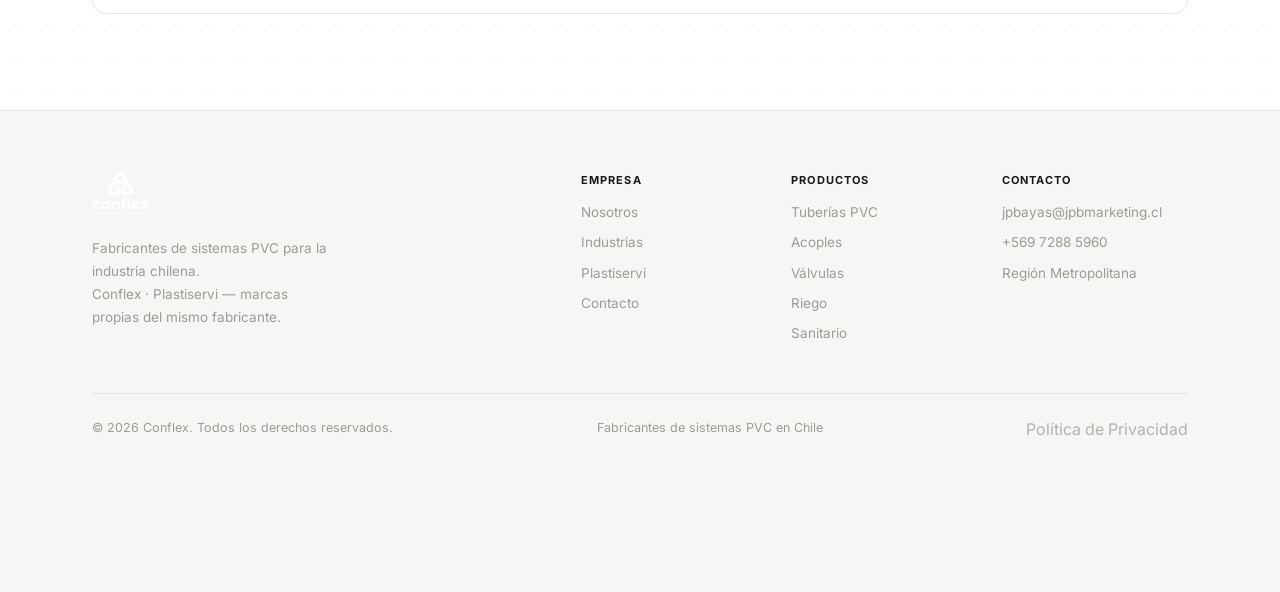
<file: partner.html>
<!DOCTYPE html>
<html lang="es">
<head>
  <meta charset="UTF-8" />
  <link rel="icon" type="image/png" sizes="32x32" href="img/favicon-32.png?v=2" />
  <link rel="icon" type="image/x-icon" href="favicon.ico?v=2" />
  <link rel="apple-touch-icon" href="img/favicon.png?v=2" />
  <meta name="viewport" content="width=device-width, initial-scale=1.0" />
  <title>Plastiservi — Marca Propia Fabricantes PVC Chile | Conflex</title>
  <meta name="description" content="Conflex y Plastiservi son marcas propias del mismo fabricante de sistemas PVC en Chile, con líneas complementarias respaldadas por 3 plantas industriales y más de 100.000 m² de producción." />
  <link rel="canonical" href="https://conflex.cl/partner.html" />
  <meta property="og:type" content="website" />
  <meta property="og:site_name" content="Conflex" />
  <meta property="og:title" content="Plastiservi — Marca Propia Fabricantes PVC Chile | Conflex" />
  <meta property="og:description" content="Conflex y Plastiservi son marcas propias del mismo fabricante de sistemas PVC en Chile, con líneas complementarias para toda la industria." />
  <meta property="og:url" content="https://conflex.cl/partner.html" />
  <meta property="og:image" content="https://conflex.cl/img/team-1.jpg" />
  <meta name="twitter:card" content="summary_large_image" />
  <link rel="preconnect" href="https://fonts.googleapis.com" />
  <link rel="preconnect" href="https://fonts.gstatic.com" crossorigin />
  <link href="https://fonts.googleapis.com/css2?family=Inter:wght@300;400;500;600&family=Sora:wght@400;600;700;800&display=swap" rel="stylesheet" />
  <link rel="stylesheet" href="css/style.css?v=24" />
  <!-- Google tag (Google Ads) — cuenta Conflex 135-925-0092 -->
  <script async src="https://www.googletagmanager.com/gtag/js?id=AW-18395458623"></script>
  <script>
    window.dataLayer = window.dataLayer || [];
    function gtag(){dataLayer.push(arguments);}
    gtag('js', new Date());
    gtag('config', 'AW-18395458623');
  </script>
</head>
<body>

  <header class="nav" id="nav">
    <div class="nav-top">
      <div class="nav-top-inner">
        <div class="logo-group">

          <a href="index.html" class="logo">

            <img src="img/logo-conflex-transparent.png" alt="Conflex" class="logo-img" />

          </a>

          <span class="logo-divider"></span>

          <a href="https://plastiservi.cl" target="_blank" rel="noopener" class="logo-partner" aria-label="Plastiservi">

            <img src="img/logo-plastiservi.webp" alt="Plastiservi" class="logo-partner-img" />

          </a>

        </div>
        <form class="nav-search" onsubmit="handleSearch(event)">
          <input type="search" placeholder="Buscar acoples, tuberías, fittings PVC..." class="nav-search-input" />
          <button type="submit" class="nav-search-btn" aria-label="Buscar">
            <svg width="17" height="17" viewBox="0 0 24 24" fill="none" stroke="currentColor" stroke-width="2.3"><circle cx="11" cy="11" r="8"/><line x1="21" y1="21" x2="16.65" y2="16.65"/></svg>
          </button>
        </form>
        <a href="contacto.html" class="nav-cta">
          <svg width="15" height="15" viewBox="0 0 24 24" fill="none" stroke="currentColor" stroke-width="2.5"><path d="M4 4h16c1.1 0 2 .9 2 2v12c0 1.1-.9 2-2 2H4c-1.1 0-2-.9-2-2V6c0-1.1.9-2 2-2z"/><polyline points="22,6 12,13 2,6"/></svg>
          Cotizar
        </a>
        <a href="cotizacion.html" class="nav-cart-btn" id="nav-cart" aria-label="Ver cotización">
          <svg width="18" height="18" viewBox="0 0 24 24" fill="none" stroke="currentColor" stroke-width="2.2"><circle cx="9" cy="21" r="1"/><circle cx="20" cy="21" r="1"/><path d="M1 1h4l2.68 13.39a2 2 0 0 0 2 1.61h9.72a2 2 0 0 0 2-1.61L23 6H6"/></svg>
          <span class="nav-cart-count" id="cart-count" style="display:none">0</span>
        </a>
        <button class="burger" id="burger" aria-label="Menú">
          <span></span><span></span><span></span>
        </button>
      </div>
    </div>
    <div class="nav-bottom">
      <div class="nav-bottom-inner">
        <nav class="nav-links">
          <a href="index.html" class="nav-link">Inicio</a>
          <a href="nosotros.html" class="nav-link">Nosotros</a>
          <a href="productos.html" class="nav-link">Productos</a>
          <a href="industrias.html" class="nav-link">Industrias</a>
          <a href="partner.html" class="nav-link active">Plastiservi</a>
        </nav>
      </div>
    </div>
    <div class="nav-drawer" id="drawer">
      <a href="index.html">Inicio</a>
      <a href="nosotros.html">Nosotros</a>
      <a href="productos.html">Productos</a>
      <a href="industrias.html">Industrias</a>
      <a href="partner.html">Plastiservi</a>
      <a href="contacto.html">Cotizar</a>
    </div>
  </header>

  <main>

    <div class="page-header">
      <div class="container">
        <p class="eyebrow center">Nuestras marcas</p>
        <h1>Conflex y Plastiservi: marcas propias del mismo fabricante</h1>
      </div>
    </div>

    <!-- PARTNER -->
    <section class="section partner-section">
      <div class="container">
        <div class="partner-wrap fade-up">
          <div class="partner-left">
            <p class="eyebrow">Nuestras marcas</p>
            <h2>Dos marcas,<br />una sola empresa</h2>
            <p class="body">Conflex y Plastiservi son marcas propias del mismo fabricante, con con líneas de producto ligeramente distintas, respaldadas por las mismas 3 plantas industriales con más de 100.000 m² de producción.</p>
            <p class="body">Al comprar Conflex, compras directamente al fabricante — sin intermediarios, con precios de planta, trazabilidad total y soporte técnico de primer nivel.</p>
            <div class="partner-items">
              <div class="pi"><div class="pi-dot"></div><span>Precio directo de fábrica — sin intermediarios</span></div>
              <div class="pi"><div class="pi-dot"></div><span>Líneas complementarias: Conflex + Plastiservi</span></div>
              <div class="pi"><div class="pi-dot"></div><span>Trazabilidad total desde producción</span></div>
              <div class="pi"><div class="pi-dot"></div><span>3 plantas industriales propias en Chile</span></div>
            </div>
            <div style="display:flex;gap:14px;flex-wrap:wrap">
              <a href="contacto.html" class="btn-primary">Solicitar cotización</a>
              <a href="https://plastiservi.cl" target="_blank" rel="noopener" class="btn-secondary" style="color:rgba(255,255,255,.75);border-color:rgba(255,255,255,.25)">Visitar plastiservi.cl →</a>
            </div>
          </div>
          <div class="partner-right">
            <a href="https://plastiservi.cl" target="_blank" rel="noopener" class="partner-badge" style="text-decoration:none">
              <div class="pb-ring"></div>
              <div class="pb-inner">
                <p class="pb-small">Misma empresa</p>
                <img src="img/logo-plastiservi.webp" alt="Plastiservi" class="partner-logo-img" />
              </div>
            </a>
          </div>
        </div>
      </div>
    </section>

    <!-- CLIENTES -->
    <section class="section clientes-section">
      <div class="container">
        <div class="sec-head fade-up">
          <p class="eyebrow center">Clientes</p>
          <h2 class="center">Empresas que confían en nosotros</h2>
        </div>
        <div class="logos-grid fade-up" style="--d:.1s">
          <div class="logo-item"><img src="img/logo-walmart.jpg"   alt="Walmart"   loading="lazy" /></div>
          <div class="logo-item"><img src="img/logo-unimarc.jpg"   alt="Unimarc"   loading="lazy" /></div>
          <div class="logo-item"><img src="img/logo-aislapol.jpg"  alt="Aislapol"  loading="lazy" /></div>
          <div class="logo-item"><img src="img/logo-famesa.jpg"    alt="FAMESA"    loading="lazy" /></div>
          <div class="logo-item"><img src="img/logo-eecol.jpg"     alt="EECOL"     loading="lazy" /></div>
          <div class="logo-item"><img src="img/logo-aragon.jpg"    alt="Aragón"    loading="lazy" /></div>
          <div class="logo-item"><img src="img/logo-manuka.jpg"    alt="Manuka"    loading="lazy" /></div>
          <div class="logo-item"><img src="img/logo-cesmec.jpg"    alt="CESMEC"    loading="lazy" /></div>
          <div class="logo-item"><img src="img/logo-gobantes.jpg"  alt="Gobantes"  loading="lazy" /></div>
          <div class="logo-item"><img src="img/123410_715127.webp"  alt="Cliente Conflex" loading="lazy" /></div>
          <div class="logo-item"><img src="img/1644_529804.webp"    alt="Cliente Conflex" loading="lazy" /></div>
          <div class="logo-item"><img src="img/423164_28411.webp"   alt="Cliente Conflex" loading="lazy" /></div>
          <div class="logo-item"><img src="img/427085_332782.webp"  alt="Cliente Conflex" loading="lazy" /></div>
          <div class="logo-item"><img src="img/515166_760900.webp"  alt="Cliente Conflex" loading="lazy" /></div>
          <div class="logo-item"><img src="img/685327_390941.webp"  alt="Cliente Conflex" loading="lazy" /></div>
          <div class="logo-item"><img src="img/723793_603663.webp"  alt="Cliente Conflex" loading="lazy" /></div>
          <div class="logo-item"><img src="img/813614_856044.webp"  alt="Cliente Conflex" loading="lazy" /></div>
          <div class="logo-item"><img src="img/831677_243866.webp"  alt="Cliente Conflex" loading="lazy" /></div>
          <div class="logo-item"><img src="img/897382_99307.webp"   alt="Cliente Conflex" loading="lazy" /></div>
        </div>
      </div>
    </section>

  </main>

  <footer class="footer">
    <div class="container">
      <div class="footer-top">
        <div>
          <a href="index.html" style="display:inline-flex;margin-bottom:14px;">
            <img src="img/logo-conflex-transparent.png" alt="Conflex" style="height:44px;filter:brightness(0) invert(1);" />
          </a>
          <p>Fabricantes de sistemas PVC para la industria chilena.<br />Conflex · Plastiservi — marcas propias del mismo fabricante.</p>
        </div>
        <div class="footer-cols">
          <div>
            <h4>Empresa</h4>
            <a href="nosotros.html">Nosotros</a>
            <a href="industrias.html">Industrias</a>
            <a href="partner.html">Plastiservi</a>
            <a href="contacto.html">Contacto</a>
          </div>
          <div>
            <h4>Productos</h4>
            <a href="productos.html">Tuberías PVC</a>
            <a href="productos.html">Acoples</a>
            <a href="productos.html">Válvulas</a>
            <a href="productos.html">Riego</a>
            <a href="productos.html">Sanitario</a>
          </div>
          <div>
            <h4>Contacto</h4>
            <a href="mailto:jpbayas@jpbmarketing.cl">jpbayas@jpbmarketing.cl</a>
            <a href="https://wa.me/56972885960?text=Hola%2C%20quiero%20cotizar%20productos%20Conflex">+569 7288 5960</a>
            <span>Región Metropolitana</span>
          </div>
        </div>
      </div>
      <div class="footer-bottom">
        <p>&copy; 2026 Conflex. Todos los derechos reservados.</p>
        <p>Fabricantes de sistemas PVC en Chile</p>
        <a href="politica-privacidad.html" style="color:var(--text-3);text-decoration:none;opacity:.75">Política de Privacidad</a>
      </div>
    </div>
  </footer>

  <script src="js/main.js?v=22"></script>
<!-- Google Ads: conversion clic WhatsApp -->
<script>
(function(){
  document.addEventListener('click', function(e){
    var a = e.target.closest ? e.target.closest('a[href*="wa.me"]') : null;
    if(a && typeof gtag==='function'){
      gtag('event','conversion',{'send_to':'AW-18395458623/YHScCMe8muccEL_Y0cNE'});
    }
  }, true);
})();
</script>
</body>
</html>
</file>
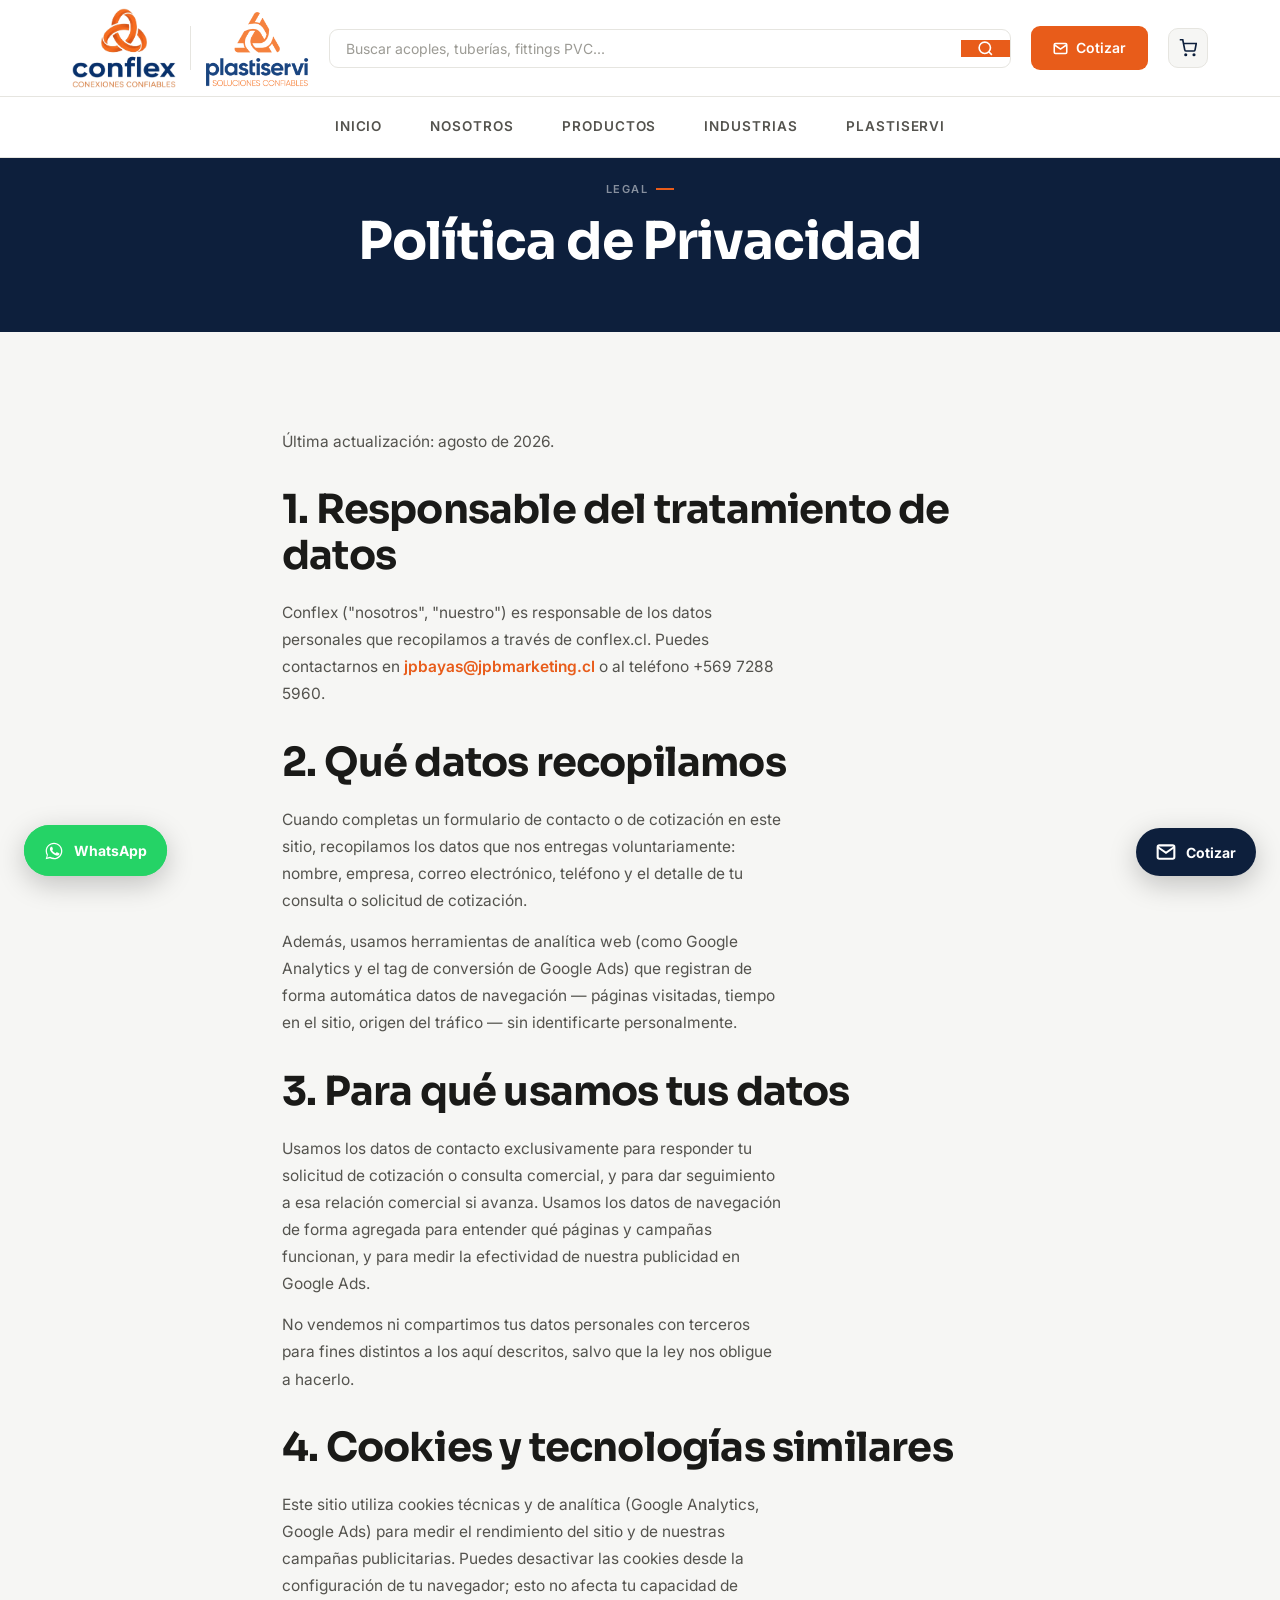
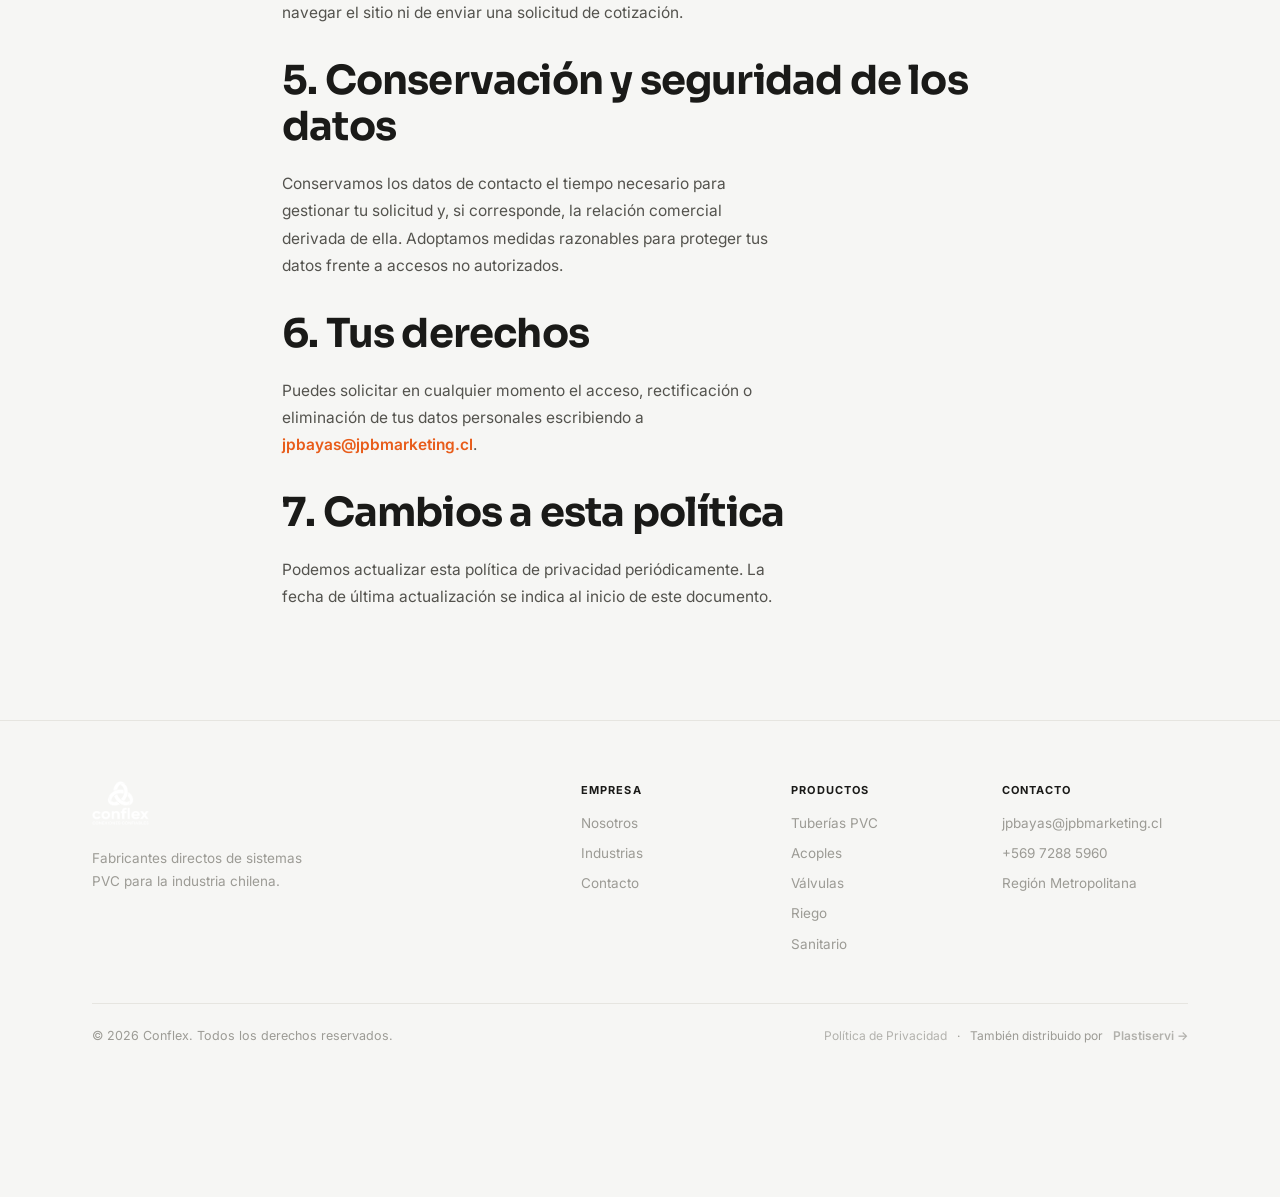
<file: politica-privacidad.html>
<!DOCTYPE html>
<html lang="es">
<head>
  <meta charset="UTF-8" />
  <link rel="icon" type="image/png" sizes="32x32" href="img/favicon-32.png?v=2" />
  <link rel="icon" type="image/x-icon" href="favicon.ico?v=2" />
  <link rel="apple-touch-icon" href="img/favicon.png?v=2" />
  <meta name="viewport" content="width=device-width, initial-scale=1.0" />
  <title>Política de Privacidad | Conflex</title>
  <meta name="description" content="Política de privacidad de Conflex: cómo recopilamos, usamos y protegemos los datos de contacto y cotización de nuestros clientes." />
  <link rel="canonical" href="https://conflex.cl/politica-privacidad.html" />
  <meta name="robots" content="noindex, follow" />
  <link rel="preconnect" href="https://fonts.googleapis.com" />
  <link rel="preconnect" href="https://fonts.gstatic.com" crossorigin />
  <link href="https://fonts.googleapis.com/css2?family=Inter:wght@300;400;500;600&family=Sora:wght@400;600;700;800&display=swap" rel="stylesheet" />
  <link rel="stylesheet" href="css/style.css?v=24" />
  <!-- Google tag (Google Ads) — cuenta Conflex 135-925-0092 -->
  <script async src="https://www.googletagmanager.com/gtag/js?id=AW-18395458623"></script>
  <script>
    window.dataLayer = window.dataLayer || [];
    function gtag(){dataLayer.push(arguments);}
    gtag('js', new Date());
    gtag('config', 'AW-18395458623');
  </script>
</head>
<body>

  <header class="nav" id="nav">
    <div class="nav-top">
      <div class="nav-top-inner">
        <div class="logo-group">

          <a href="index.html" class="logo">

            <img src="img/logo-conflex-transparent.png" alt="Conflex" class="logo-img" />

          </a>

          <span class="logo-divider"></span>

          <a href="https://plastiservi.cl" target="_blank" rel="noopener" class="logo-partner" aria-label="Plastiservi">

            <img src="img/logo-plastiservi.webp" alt="Plastiservi" class="logo-partner-img" />

          </a>

        </div>
        <form class="nav-search" onsubmit="handleSearch(event)">
          <input type="search" placeholder="Buscar acoples, tuberías, fittings PVC..." class="nav-search-input" />
          <button type="submit" class="nav-search-btn" aria-label="Buscar">
            <svg width="17" height="17" viewBox="0 0 24 24" fill="none" stroke="currentColor" stroke-width="2.3"><circle cx="11" cy="11" r="8"/><line x1="21" y1="21" x2="16.65" y2="16.65"/></svg>
          </button>
        </form>
        <a href="contacto.html" class="nav-cta">
          <svg width="15" height="15" viewBox="0 0 24 24" fill="none" stroke="currentColor" stroke-width="2.5"><path d="M4 4h16c1.1 0 2 .9 2 2v12c0 1.1-.9 2-2 2H4c-1.1 0-2-.9-2-2V6c0-1.1.9-2 2-2z"/><polyline points="22,6 12,13 2,6"/></svg>
          Cotizar
        </a>
        <a href="cotizacion.html" class="nav-cart-btn" id="nav-cart" aria-label="Ver cotización">
          <svg width="18" height="18" viewBox="0 0 24 24" fill="none" stroke="currentColor" stroke-width="2.2"><circle cx="9" cy="21" r="1"/><circle cx="20" cy="21" r="1"/><path d="M1 1h4l2.68 13.39a2 2 0 0 0 2 1.61h9.72a2 2 0 0 0 2-1.61L23 6H6"/></svg>
          <span class="nav-cart-count" id="cart-count" style="display:none">0</span>
        </a>
        <button class="burger" id="burger" aria-label="Menú">
          <span></span><span></span><span></span>
        </button>
      </div>
    </div>
    <div class="nav-bottom">
      <div class="nav-bottom-inner">
        <nav class="nav-links">
          <a href="index.html" class="nav-link">Inicio</a>
          <a href="nosotros.html" class="nav-link">Nosotros</a>
          <a href="productos.html" class="nav-link">Productos</a>
          <a href="industrias.html" class="nav-link">Industrias</a>
        <a href="partner.html" class="nav-link">Plastiservi</a>
        </nav>
      </div>
    </div>
    <div class="nav-drawer" id="drawer">
      <a href="index.html">Inicio</a>
      <a href="nosotros.html">Nosotros</a>
      <a href="productos.html">Productos</a>
      <a href="industrias.html">Industrias</a>
      <a href="partner.html">Plastiservi</a>
      <a href="contacto.html">Cotizar</a>
    </div>
  </header>

  <main>

    <div class="page-header">
      <div class="container">
        <p class="eyebrow center">Legal</p>
        <h1>Política de Privacidad</h1>
      </div>
    </div>

    <section class="section bg-off">
      <div class="container" style="max-width:780px">
        <p class="body">Última actualización: agosto de 2026.</p>

        <h2 style="margin-top:32px">1. Responsable del tratamiento de datos</h2>
        <p class="body">Conflex ("nosotros", "nuestro") es responsable de los datos personales que
        recopilamos a través de conflex.cl. Puedes contactarnos en
        <a href="mailto:jpbayas@jpbmarketing.cl" style="color:var(--orange);font-weight:600">jpbayas@jpbmarketing.cl</a>
        o al teléfono +569 7288 5960.</p>

        <h2 style="margin-top:32px">2. Qué datos recopilamos</h2>
        <p class="body">Cuando completas un formulario de contacto o de cotización en este sitio,
        recopilamos los datos que nos entregas voluntariamente: nombre, empresa, correo electrónico,
        teléfono y el detalle de tu consulta o solicitud de cotización.</p>
        <p class="body">Además, usamos herramientas de analítica web (como Google Analytics y el tag
        de conversión de Google Ads) que registran de forma automática datos de navegación —
        páginas visitadas, tiempo en el sitio, origen del tráfico — sin identificarte personalmente.</p>

        <h2 style="margin-top:32px">3. Para qué usamos tus datos</h2>
        <p class="body">Usamos los datos de contacto exclusivamente para responder tu solicitud de
        cotización o consulta comercial, y para dar seguimiento a esa relación comercial si avanza.
        Usamos los datos de navegación de forma agregada para entender qué páginas y campañas
        funcionan, y para medir la efectividad de nuestra publicidad en Google Ads.</p>
        <p class="body">No vendemos ni compartimos tus datos personales con terceros para fines
        distintos a los aquí descritos, salvo que la ley nos obligue a hacerlo.</p>

        <h2 style="margin-top:32px">4. Cookies y tecnologías similares</h2>
        <p class="body">Este sitio utiliza cookies técnicas y de analítica (Google Analytics, Google
        Ads) para medir el rendimiento del sitio y de nuestras campañas publicitarias. Puedes
        desactivar las cookies desde la configuración de tu navegador; esto no afecta tu capacidad
        de navegar el sitio ni de enviar una solicitud de cotización.</p>

        <h2 style="margin-top:32px">5. Conservación y seguridad de los datos</h2>
        <p class="body">Conservamos los datos de contacto el tiempo necesario para gestionar tu
        solicitud y, si corresponde, la relación comercial derivada de ella. Adoptamos medidas
        razonables para proteger tus datos frente a accesos no autorizados.</p>

        <h2 style="margin-top:32px">6. Tus derechos</h2>
        <p class="body">Puedes solicitar en cualquier momento el acceso, rectificación o eliminación
        de tus datos personales escribiendo a
        <a href="mailto:jpbayas@jpbmarketing.cl" style="color:var(--orange);font-weight:600">jpbayas@jpbmarketing.cl</a>.</p>

        <h2 style="margin-top:32px">7. Cambios a esta política</h2>
        <p class="body">Podemos actualizar esta política de privacidad periódicamente. La fecha de
        última actualización se indica al inicio de este documento.</p>
      </div>
    </section>

  </main>

  <footer class="footer">
    <div class="container">
      <div class="footer-top">
        <div>
          <a href="index.html" style="display:inline-flex;margin-bottom:14px;">
            <img src="img/logo-conflex-transparent.png" alt="Conflex" style="height:44px;filter:brightness(0) invert(1);" />
          </a>
          <p>Fabricantes directos de sistemas PVC para la industria chilena.</p>
        </div>
        <div class="footer-cols">
          <div>
            <h4>Empresa</h4>
            <a href="nosotros.html">Nosotros</a>
            <a href="industrias.html">Industrias</a>
            <a href="contacto.html">Contacto</a>
          </div>
          <div>
            <h4>Productos</h4>
            <a href="productos.html">Tuberías PVC</a>
            <a href="productos.html">Acoples</a>
            <a href="productos.html">Válvulas</a>
            <a href="productos.html">Riego</a>
            <a href="productos.html">Sanitario</a>
          </div>
          <div>
            <h4>Contacto</h4>
            <a href="mailto:jpbayas@jpbmarketing.cl">jpbayas@jpbmarketing.cl</a>
            <a href="https://wa.me/56972885960?text=Hola%2C%20quiero%20cotizar%20productos%20Conflex">+569 7288 5960</a>
            <span>Región Metropolitana</span>
          </div>
        </div>
      </div>
      <div class="footer-bottom">
        <p>&copy; 2026 Conflex. Todos los derechos reservados.</p>
        <div style="display:flex;align-items:center;gap:10px;font-size:12px;color:var(--text-3)">
          <a href="politica-privacidad.html" style="color:var(--text-3);text-decoration:none;opacity:.75">Política de Privacidad</a>
          <span>·</span>
          <span>También distribuido por</span>
          <a href="https://plastiservi.cl" target="_blank" rel="noopener" style="color:var(--text-3);font-weight:600;text-decoration:none;opacity:.75;transition:opacity .18s" onmouseover="this.style.opacity=1" onmouseout="this.style.opacity='.75'">Plastiservi →</a>
        </div>
      </div>
    </div>
  </footer>

  <script src="js/main.js?v=22"></script>
<!-- Google Ads: conversion clic WhatsApp -->
<script>
(function(){
  document.addEventListener('click', function(e){
    var a = e.target.closest ? e.target.closest('a[href*="wa.me"]') : null;
    if(a && typeof gtag==='function'){
      gtag('event','conversion',{'send_to':'AW-18395458623/YHScCMe8muccEL_Y0cNE'});
    }
  }, true);
})();
</script>
</body>
</html>
</file>
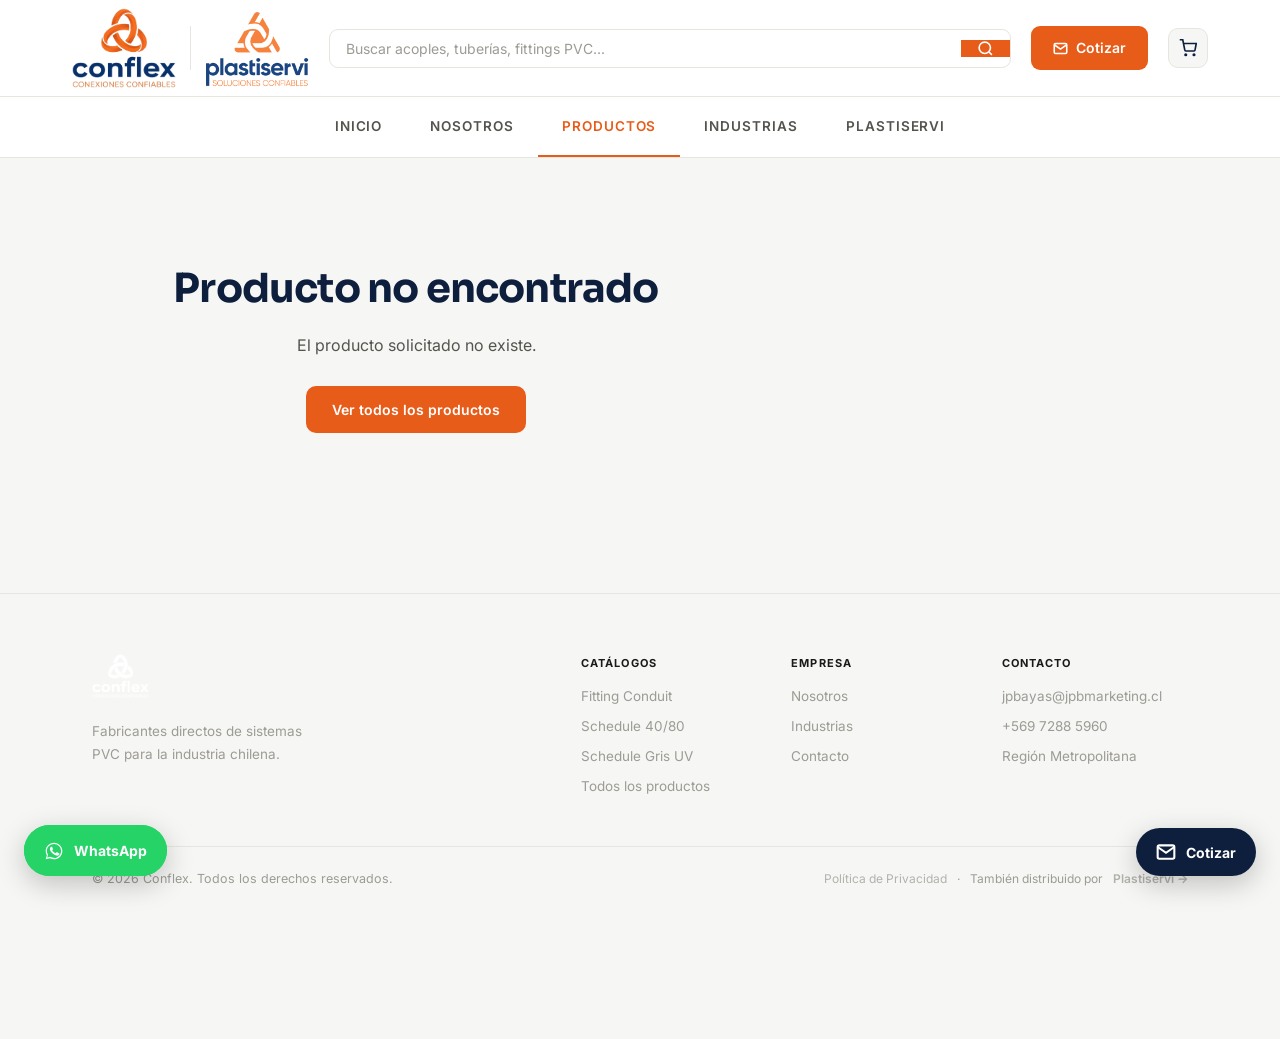
<file: producto.html>
<!DOCTYPE html>
<html lang="es">
<head>
  <meta charset="UTF-8" />
  <link rel="icon" type="image/png" sizes="32x32" href="img/favicon-32.png?v=2" />
  <link rel="icon" type="image/x-icon" href="favicon.ico?v=2" />
  <link rel="apple-touch-icon" href="img/favicon.png?v=2" />
  <meta name="viewport" content="width=device-width, initial-scale=1.0" />
  <title id="page-title">Producto PVC | Conflex</title>
  <meta name="description" id="page-desc" content="Fitting PVC Conflex. Selector de medidas y cotización directa." />
  <link rel="preconnect" href="https://fonts.googleapis.com" />
  <link rel="preconnect" href="https://fonts.gstatic.com" crossorigin />
  <link href="https://fonts.googleapis.com/css2?family=Inter:wght@300;400;500;600&family=Sora:wght@400;600;700;800&display=swap" rel="stylesheet" />
  <link rel="stylesheet" href="css/style.css?v=24" />
  <!-- Google tag (Google Ads) — cuenta Conflex 135-925-0092 -->
  <script async src="https://www.googletagmanager.com/gtag/js?id=AW-18395458623"></script>
  <script>
    window.dataLayer = window.dataLayer || [];
    function gtag(){dataLayer.push(arguments);}
    gtag('js', new Date());
    gtag('config', 'AW-18395458623');
  </script>
  <style>
    .pd-wrap { max-width: 1100px; margin: 0 auto; padding: 40px 24px 80px; display: grid; grid-template-columns: 1fr 400px; gap: 48px; align-items: start; }
    .pd-left { display: flex; flex-direction: column; gap: 24px; }
    .pd-breadcrumb { display: flex; align-items: center; gap: 6px; font-size: 12.5px; color: var(--text-3); }
    .pd-breadcrumb a { color: var(--text-3); text-decoration: none; } .pd-breadcrumb a:hover { color: var(--orange); }
    .pd-breadcrumb svg { width: 12px; height: 12px; }
    .pd-photo-wrap { border-radius: var(--r-lg); overflow: hidden; width: 100%; aspect-ratio: 1; position: relative; background: #f8f7f4; }
    .pd-photo-wrap img { width: 100%; height: 100%; object-fit: contain; display: block; }
    .pd-photo-wrap img.hidden { display: none; }
    .pd-photo-ph {
      display: none; position: absolute; inset: 0; flex-direction: column;
      align-items: center; justify-content: center; gap: 12px;
      background: linear-gradient(135deg, #f4f2ee 0%, #eceae4 100%);
      border: 2px dashed #d4d2cc; border-radius: var(--r-lg);
    }
    .pd-photo-ph svg { width: 48px; height: 48px; opacity: .25; }
    .pd-photo-ph span { font-size: 12px; color: var(--text-3); font-weight: 500; }
    .pd-photo-ph small { font-size: 11px; color: var(--text-3); opacity: .7; }

    .pd-line-badge { display: inline-flex; align-items: center; gap: 6px; font-size: 11px; font-weight: 700; letter-spacing: .08em; text-transform: uppercase; color: var(--orange); }
    .pd-line-badge::before { content: ''; width: 18px; height: 2px; background: var(--orange); border-radius: 2px; }
    .pd-title { font-size: clamp(26px,3.5vw,38px); color: var(--navy); margin: 0; }
    .pd-desc { font-size: 15px; color: var(--text-2); line-height: 1.75; }
    .pd-specs { display: flex; flex-direction: column; gap: 0; border: 1px solid var(--border); border-radius: var(--r); overflow: hidden; }
    .pd-spec { display: flex; align-items: center; gap: 10px; padding: 10px 14px; font-size: 13px; border-bottom: 1px solid var(--border); }
    .pd-spec:last-child { border-bottom: none; }
    .pd-spec svg { width: 14px; height: 14px; color: var(--orange); flex-shrink: 0; }
    .pd-spec span { color: var(--text-2); }

    .pd-right { position: sticky; top: 80px; }
    .pd-selector { background: #fff; border: 1.5px solid var(--border); border-radius: var(--r-lg); padding: 24px; display: flex; flex-direction: column; gap: 20px; }
    .pd-selector-title { font-size: 16px; font-weight: 700; color: var(--navy); }

    .pd-related { margin-top: 48px; }
    .pd-related h3 { font-size: 18px; margin-bottom: 20px; }
    .pd-related-grid { display: grid; grid-template-columns: repeat(auto-fill, minmax(180px,1fr)); gap: 14px; }
    .pd-related-card { background: #fff; border: 1.5px solid var(--border); border-radius: var(--r-lg); overflow: hidden; text-decoration: none; transition: border-color .2s, box-shadow .2s; display: block; }
    .pd-related-card:hover { border-color: rgba(232,92,26,.3); box-shadow: 0 4px 16px rgba(0,0,0,.07); }
    .pd-rel-photo { height: 90px; background: linear-gradient(135deg,#f4f2ee,#e8e5de); display: flex; align-items: center; justify-content: center; }
    .pd-rel-photo img { width: 100%; height: 100%; object-fit: cover; }
    .pd-rel-photo svg { width: 28px; height: 28px; opacity: .2; }
    .pd-rel-body { padding: 10px 12px; }
    .pd-rel-name { font-size: 12.5px; font-weight: 700; color: var(--navy); margin-bottom: 3px; }
    .pd-rel-line { font-size: 11px; color: var(--text-3); }

    .cp-qty-row { display: flex; align-items: center; gap: 10px; }
    .cp-qty-btn { width: 32px; height: 32px; border: 1.5px solid var(--border); border-radius: var(--r); background: #fff; font-size: 18px; line-height: 1; display: flex; align-items: center; justify-content: center; cursor: pointer; font-family: 'Inter',sans-serif; transition: border-color .15s; user-select: none; }
    .cp-qty-btn:hover { border-color: var(--navy); }
    .cp-qty-input { width: 54px; height: 32px; border: 1.5px solid var(--border); border-radius: var(--r); text-align: center; font-size: 14px; font-weight: 700; font-family: 'Inter',sans-serif; color: var(--navy); outline: none; }
    .cp-qty-input:focus { border-color: var(--orange); }
    @media (max-width: 860px) {
      .pd-wrap { grid-template-columns: 1fr; gap: 32px; padding: 28px 16px 60px; }
      .pd-right { position: static; }
    }
  </style>
</head>
<body>

  <header class="nav" id="nav">
    <div class="nav-top">
      <div class="nav-top-inner">
        <div class="logo-group">

          <a href="index.html" class="logo">

            <img src="img/logo-conflex-transparent.png" alt="Conflex" class="logo-img" />

          </a>

          <span class="logo-divider"></span>

          <a href="https://plastiservi.cl" target="_blank" rel="noopener" class="logo-partner" aria-label="Plastiservi">

            <img src="img/logo-plastiservi.webp" alt="Plastiservi" class="logo-partner-img" />

          </a>

        </div>
        <form class="nav-search" onsubmit="handleSearch(event)">
          <input type="search" placeholder="Buscar acoples, tuberías, fittings PVC..." class="nav-search-input" />
          <button type="submit" class="nav-search-btn" aria-label="Buscar">
            <svg width="17" height="17" viewBox="0 0 24 24" fill="none" stroke="currentColor" stroke-width="2.3"><circle cx="11" cy="11" r="8"/><line x1="21" y1="21" x2="16.65" y2="16.65"/></svg>
          </button>
        </form>
        <a href="contacto.html" class="nav-cta">
          <svg width="15" height="15" viewBox="0 0 24 24" fill="none" stroke="currentColor" stroke-width="2.5"><path d="M4 4h16c1.1 0 2 .9 2 2v12c0 1.1-.9 2-2 2H4c-1.1 0-2-.9-2-2V6c0-1.1.9-2 2-2z"/><polyline points="22,6 12,13 2,6"/></svg>
          Cotizar
        </a>
        <a href="cotizacion.html" class="nav-cart-btn" id="nav-cart" aria-label="Ver cotización">
          <svg width="18" height="18" viewBox="0 0 24 24" fill="none" stroke="currentColor" stroke-width="2.2"><circle cx="9" cy="21" r="1"/><circle cx="20" cy="21" r="1"/><path d="M1 1h4l2.68 13.39a2 2 0 0 0 2 1.61h9.72a2 2 0 0 0 2-1.61L23 6H6"/></svg>
          <span class="nav-cart-count" id="cart-count" style="display:none">0</span>
        </a>
        <button class="burger" id="burger" aria-label="Menú"><span></span><span></span><span></span></button>
      </div>
    </div>
    <div class="nav-bottom">
      <div class="nav-bottom-inner">
        <nav class="nav-links">
          <a href="index.html" class="nav-link">Inicio</a>
          <a href="nosotros.html" class="nav-link">Nosotros</a>
          <a href="productos.html" class="nav-link active">Productos</a>
          <a href="industrias.html" class="nav-link">Industrias</a>
        <a href="partner.html" class="nav-link">Plastiservi</a>
        </nav>
      </div>
    </div>
    <div class="nav-drawer" id="drawer">
      <a href="index.html">Inicio</a><a href="nosotros.html">Nosotros</a>
      <a href="productos.html">Productos</a><a href="industrias.html">Industrias</a>
      <a href="partner.html">Plastiservi</a>
      <a href="contacto.html">Cotizar</a>
    </div>
  </header>

  <main style="background: var(--off); min-height: 60vh; padding-top: 146px;">
    <div class="pd-wrap" id="pd-wrap">
      <div style="text-align:center;padding:80px 0;color:var(--text-3);">Cargando producto...</div>
    </div>
  </main>

  <!-- QUOTE FLOAT -->
  <div class="quote-float" id="quote-float">
    <button class="quote-float-btn" id="quote-float-btn">
      <svg viewBox="0 0 24 24" fill="none" stroke="currentColor" stroke-width="2"><path d="M9 5H7a2 2 0 00-2 2v12a2 2 0 002 2h10a2 2 0 002-2V7a2 2 0 00-2-2h-2M9 5a2 2 0 002 2h2a2 2 0 002-2M9 5a2 2 0 012-2h2a2 2 0 012 2"/></svg>
      Mi cotización <span class="qf-count" id="qf-count">0</span>
    </button>
  </div>

  <!-- QUOTE PANEL -->
  <div class="quote-overlay" id="quote-overlay">
    <div class="quote-panel">
      <div class="qp-head">
        <div><h3>Mi cotización</h3><div class="qp-head-meta" id="qp-head-meta">0 productos</div></div>
        <button class="qp-close" id="qp-close"><svg width="16" height="16" viewBox="0 0 24 24" fill="none" stroke="currentColor" stroke-width="2.5"><path d="M18 6L6 18M6 6l12 12"/></svg></button>
      </div>
      <div class="qp-body" id="qp-body"></div>
      <div class="qp-foot">
        <div class="qp-total-row"><span>Total</span><strong id="qp-total-label">—</strong></div>
        <button class="qp-send-btn" id="qp-send">
          <svg viewBox="0 0 24 24" fill="none" stroke="currentColor" stroke-width="2.5"><path d="M4 4h16c1.1 0 2 .9 2 2v12c0 1.1-.9 2-2 2H4c-1.1 0-2-.9-2-2V6c0-1.1.9-2 2-2z"/><polyline points="22,6 12,13 2,6"/></svg>
          Solicitar cotización
        </button>
        <button class="qp-clear-btn" id="qp-clear">Vaciar</button>
      </div>
    </div>
  </div>

  <footer class="footer">
    <div class="container">
      <div class="footer-top">
        <div>
          <a href="index.html" style="display:inline-flex;margin-bottom:14px;">
            <img src="img/logo-conflex-transparent.png" alt="Conflex" style="height:44px;filter:brightness(0) invert(1);" />
          </a>
          <p>Fabricantes directos de sistemas PVC para la industria chilena.</p>
        </div>
        <div class="footer-cols">
          <div><h4>Catálogos</h4>
            <a href="conduit.html">Fitting Conduit</a>
            <a href="schedule-40-80.html">Schedule 40/80</a>
            <a href="schedule-gris-uv.html">Schedule Gris UV</a>
            <a href="productos.html">Todos los productos</a>
          </div>
          <div><h4>Empresa</h4>
            <a href="nosotros.html">Nosotros</a>
            <a href="industrias.html">Industrias</a>
            <a href="contacto.html">Contacto</a>
          </div>
          <div><h4>Contacto</h4>
            <a href="mailto:jpbayas@jpbmarketing.cl">jpbayas@jpbmarketing.cl</a>
            <a href="https://wa.me/56972885960?text=Hola%2C%20quiero%20cotizar%20productos%20Conflex">+569 7288 5960</a>
            <span>Región Metropolitana</span>
          </div>
        </div>
      </div>
      <div class="footer-bottom">
        <p>&copy; 2026 Conflex. Todos los derechos reservados.</p>
        <div style="display:flex;align-items:center;gap:10px;font-size:12px;color:var(--text-3)">
          <a href="politica-privacidad.html" style="color:var(--text-3);text-decoration:none;opacity:.75">Política de Privacidad</a>
          <span>·</span>
          <span>También distribuido por</span>
          <a href="https://plastiservi.cl" target="_blank" rel="noopener" style="color:var(--text-3);font-weight:600;text-decoration:none;opacity:.75;transition:opacity .18s" onmouseover="this.style.opacity=1" onmouseout="this.style.opacity='.75'">Plastiservi →</a>
        </div>
      </div>
    </div>
  </footer>

  <script src="js/main.js?v=22"></script>
  <script src="js/products.js?v=19"></script>
  <script src="js/catalog.js"></script>
  <script>
  document.addEventListener('DOMContentLoaded', () => {
    const id = new URLSearchParams(location.search).get('id');
    const prod = id && PRODUCTS[id];
    const wrap = document.getElementById('pd-wrap');

    if (!prod) {
      wrap.innerHTML = '<div style="text-align:center;padding:80px 24px"><h2 style="color:var(--navy)">Producto no encontrado</h2><p style="color:var(--text-2);margin:12px 0 28px">El producto solicitado no existe.</p><a href="productos.html" class="btn-primary">Ver todos los productos</a></div>';
      return;
    }

    document.getElementById('page-title').textContent = prod.name + ' — ' + prod.line + ' | Conflex';
    document.getElementById('page-desc').content = prod.desc;

    /* Related products (same line, different product) */
    const related = Object.keys(PRODUCTS)
      .filter(k => k !== id && PRODUCTS[k].lineSlug === prod.lineSlug)
      .slice(0, 4);

    const relHTML = related.length ? `
      <div class="pd-related">
        <h3>Otros productos de ${prod.line}</h3>
        <div class="pd-related-grid">
          ${related.map(k => `
            <a href="producto.html?id=${k}" class="pd-related-card">
              <div class="pd-rel-photo">
                <img src="img/products/${k}.png?v=${IMG_V}" onerror="this.src=this.src.replace('.png','.jpg');this.onerror=function(){this.style.display='none'}" alt="${PRODUCTS[k].name}" loading="lazy" />
                <svg viewBox="0 0 24 24" fill="none" stroke="currentColor" stroke-width="1.5"><path d="M12 2L2 7l10 5 10-5-10-5zM2 17l10 5 10-5M2 12l10 5 10-5"/></svg>
              </div>
              <div class="pd-rel-body">
                <div class="pd-rel-name">${PRODUCTS[k].name}</div>
                <div class="pd-rel-line">${PRODUCTS[k].line}</div>
              </div>
            </a>`).join('')}
        </div>
        <div style="margin-top:20px">
          <a href="${prod.lineUrl}" style="display:inline-flex;align-items:center;gap:6px;font-size:13px;font-weight:600;color:var(--orange);text-decoration:none">
            Ver todos los productos de ${prod.line}
            <svg width="14" height="14" viewBox="0 0 24 24" fill="none" stroke="currentColor" stroke-width="2.5"><path d="M5 12h14M12 5l7 7-7 7"/></svg>
          </a>
        </div>
      </div>` : '';

    /* Build selector card HTML */
    function buildSelector() {
      const typeRow = prod.hasType ? `
        <div class="cp-step">
          <span class="cp-step-lbl">${prod.typeLabel || 'Tipo'}</span>
          <div class="cp-type-tabs">
            ${Object.keys(prod.types).map((t,i) => `<button class="cp-type-btn${i===0?' active':''}" data-type="${t}">${t}</button>`).join('')}
          </div>
        </div>` : '';

      const classRow = prod.hasClass ? `
        <div class="cp-step">
          <span class="cp-step-lbl">Clase</span>
          <div class="cp-class-pills">
            ${['I','II','III','IV'].map(c => `<button class="cp-class-pill" data-class="${c}">${c}</button>`).join('')}
          </div>
        </div>` : '';

      const sizesPlaceholder = `
        <div class="cp-step">
          <span class="cp-step-lbl">Medida</span>
          <div class="cp-sizes"></div>
        </div>`;

      return `
        <div class="cp-card" data-pid="${id}" style="border:none;padding:0;background:transparent">
          <div class="pd-selector-title">Selecciona tu medida</div>
          ${typeRow}${classRow}${sizesPlaceholder}
          <div class="cp-step">
            <span class="cp-step-lbl">Cantidad</span>
            <div class="cp-qty-row">
              <button class="cp-qty-btn" onclick="const i=this.nextElementSibling;i.value=Math.max(1,+i.value-1)">−</button>
              <input class="cp-qty-input" type="number" value="1" min="1" max="999" />
              <button class="cp-qty-btn" onclick="const i=this.previousElementSibling;i.value=+i.value+1">+</button>
              <span style="font-size:12px;color:var(--text-3);margin-left:4px">unidades</span>
            </div>
          </div>
          <div class="cp-action">
            <div class="cp-summary"></div>
            <button class="cp-add-btn" disabled>+ Agregar a cotización</button>
          </div>
        </div>`;
    }

    wrap.innerHTML = `
      <div class="pd-left">
        <div class="pd-breadcrumb">
          <a href="productos.html">Productos</a>
          <svg viewBox="0 0 24 24" fill="none" stroke="currentColor" stroke-width="2"><path d="M9 18l6-6-6-6"/></svg>
          <a href="${prod.lineUrl}">${prod.line}</a>
          <svg viewBox="0 0 24 24" fill="none" stroke="currentColor" stroke-width="2"><path d="M9 18l6-6-6-6"/></svg>
          <span>${prod.name}</span>
        </div>

        <div class="pd-photo-wrap">
          <img id="pd-photo-img" src="img/products/${id}.png?v=${IMG_V}"
            onerror="if(this.src.indexOf('.png')>-1){this.src=this.src.replace('.png','.jpg')}else{this.style.display='none';var ph=this.parentElement.querySelector('.pd-photo-ph');if(ph){ph.style.display='flex';}}"
            alt="${prod.name}" />
          <div class="pd-photo-ph">
            <svg viewBox="0 0 24 24" fill="none" stroke="currentColor" stroke-width="1"><path d="M12 2L2 7l10 5 10-5-10-5zM2 17l10 5 10-5M2 12l10 5 10-5"/></svg>
            <span>Foto del producto</span>
            <small>img/products/${id}.png</small>
          </div>
        </div>

        <div>
          <div class="pd-line-badge">${prod.line}</div>
          <h1 class="pd-title" style="margin-top:8px">${prod.name}</h1>
        </div>
        <p class="pd-desc">${prod.desc}</p>

        <div class="pd-specs">
          ${prod.specs.map(s => `
            <div class="pd-spec">
              <svg viewBox="0 0 24 24" fill="none" stroke="currentColor" stroke-width="2.5"><path d="M9 12l2 2 4-4"/><circle cx="12" cy="12" r="10"/></svg>
              <span>${s}</span>
            </div>`).join('')}
        </div>

        ${relHTML}
      </div>

      <div class="pd-right">
        <div class="pd-selector">
          ${buildSelector()}
        </div>
        <a href="#" id="pd-wa-quick" class="cfx-wa-quick" style="margin-top:14px" target="_blank" rel="noopener">
          <svg viewBox="0 0 24 24" fill="currentColor"><path d="M17.5 14.4c-.3-.1-1.6-.8-1.9-.9-.2-.1-.4-.1-.6.1-.2.3-.7.9-.8 1-.2.2-.3.2-.5.1-.3-.1-1.2-.4-2.2-1.4-.8-.7-1.4-1.6-1.5-1.9-.2-.3 0-.5.1-.6l.4-.5c.1-.2.2-.3.2-.5.1-.2 0-.4 0-.5-.1-.1-.6-1.5-.8-2-.2-.5-.4-.5-.6-.5h-.5c-.2 0-.5.1-.7.3-.3.3-1 1-1 2.4s1 2.8 1.2 3c.1.2 2 3 4.8 4.3.7.3 1.2.5 1.6.6.7.2 1.3.2 1.8.1.5-.1 1.6-.7 1.9-1.3.2-.6.2-1.1.2-1.2-.1-.2-.3-.3-.6-.4z"/><path d="M12 2C6.5 2 2 6.5 2 12c0 1.8.5 3.6 1.4 5.1L2 22l5.1-1.3c1.5.8 3.1 1.2 4.9 1.2 5.5 0 10-4.5 10-10S17.5 2 12 2zm0 18.2c-1.6 0-3.2-.4-4.5-1.2l-.3-.2-3.3.9.9-3.2-.2-.3C3.9 14.8 3.5 13.4 3.5 12c0-4.7 3.8-8.5 8.5-8.5s8.5 3.8 8.5 8.5-3.8 8.5-8.5 8.5z"/></svg>
          Cotizar este producto por WhatsApp
        </a>
        <p class="cfx-wa-quick-note">Respuesta inmediata en horario hábil</p>
        <div style="margin-top:14px;padding:16px;background:#fff;border:1px solid var(--border);border-radius:var(--r);text-align:center">
          <p style="font-size:12.5px;color:var(--text-2);margin-bottom:10px">¿Necesitas asesoría técnica?</p>
          <a href="contacto.html" class="btn-primary" style="font-size:13px;padding:10px 20px">Hablar con un asesor</a>
        </div>
      </div>`;

    /* Init selector */
    const productData = {};
    productData[id] = prod;
    initSelectors(productData, prod.line);

    setInterval(() => {
      const lbl = document.getElementById('qp-total-label');
      if (lbl) { const c = getCart(); lbl.textContent = c.reduce((s,i)=>s+(i.qty||1),0) + ' unid.'; }
    }, 500);

    /* Botón rápido de cotización por WhatsApp con mensaje prellenado */
    const waQuick = document.getElementById('pd-wa-quick');
    function updateWaQuick() {
      if (!waQuick || typeof conflexWaLink !== 'function') return;
      const qtyInput = wrap.querySelector('.cp-qty-input');
      const qty = qtyInput ? qtyInput.value : 1;
      const msg = `Hola, quiero cotizar el producto "${prod.name}" (${prod.line}). Cantidad: ${qty} unidades. Vi el producto en conflex.cl`;
      waQuick.href = conflexWaLink(msg);
    }
    updateWaQuick();
    wrap.addEventListener('input', e => { if (e.target.classList.contains('cp-qty-input')) updateWaQuick(); });
    wrap.addEventListener('click', e => { if (e.target.closest('.cp-qty-btn')) setTimeout(updateWaQuick, 0); });
  });
  </script>
<!-- Google Ads: conversion clic WhatsApp -->
<script>
(function(){
  document.addEventListener('click', function(e){
    var a = e.target.closest ? e.target.closest('a[href*="wa.me"]') : null;
    if(a && typeof gtag==='function'){
      gtag('event','conversion',{'send_to':'AW-18395458623/YHScCMe8muccEL_Y0cNE'});
    }
  }, true);
})();
</script>
</body>
</html>
</file>
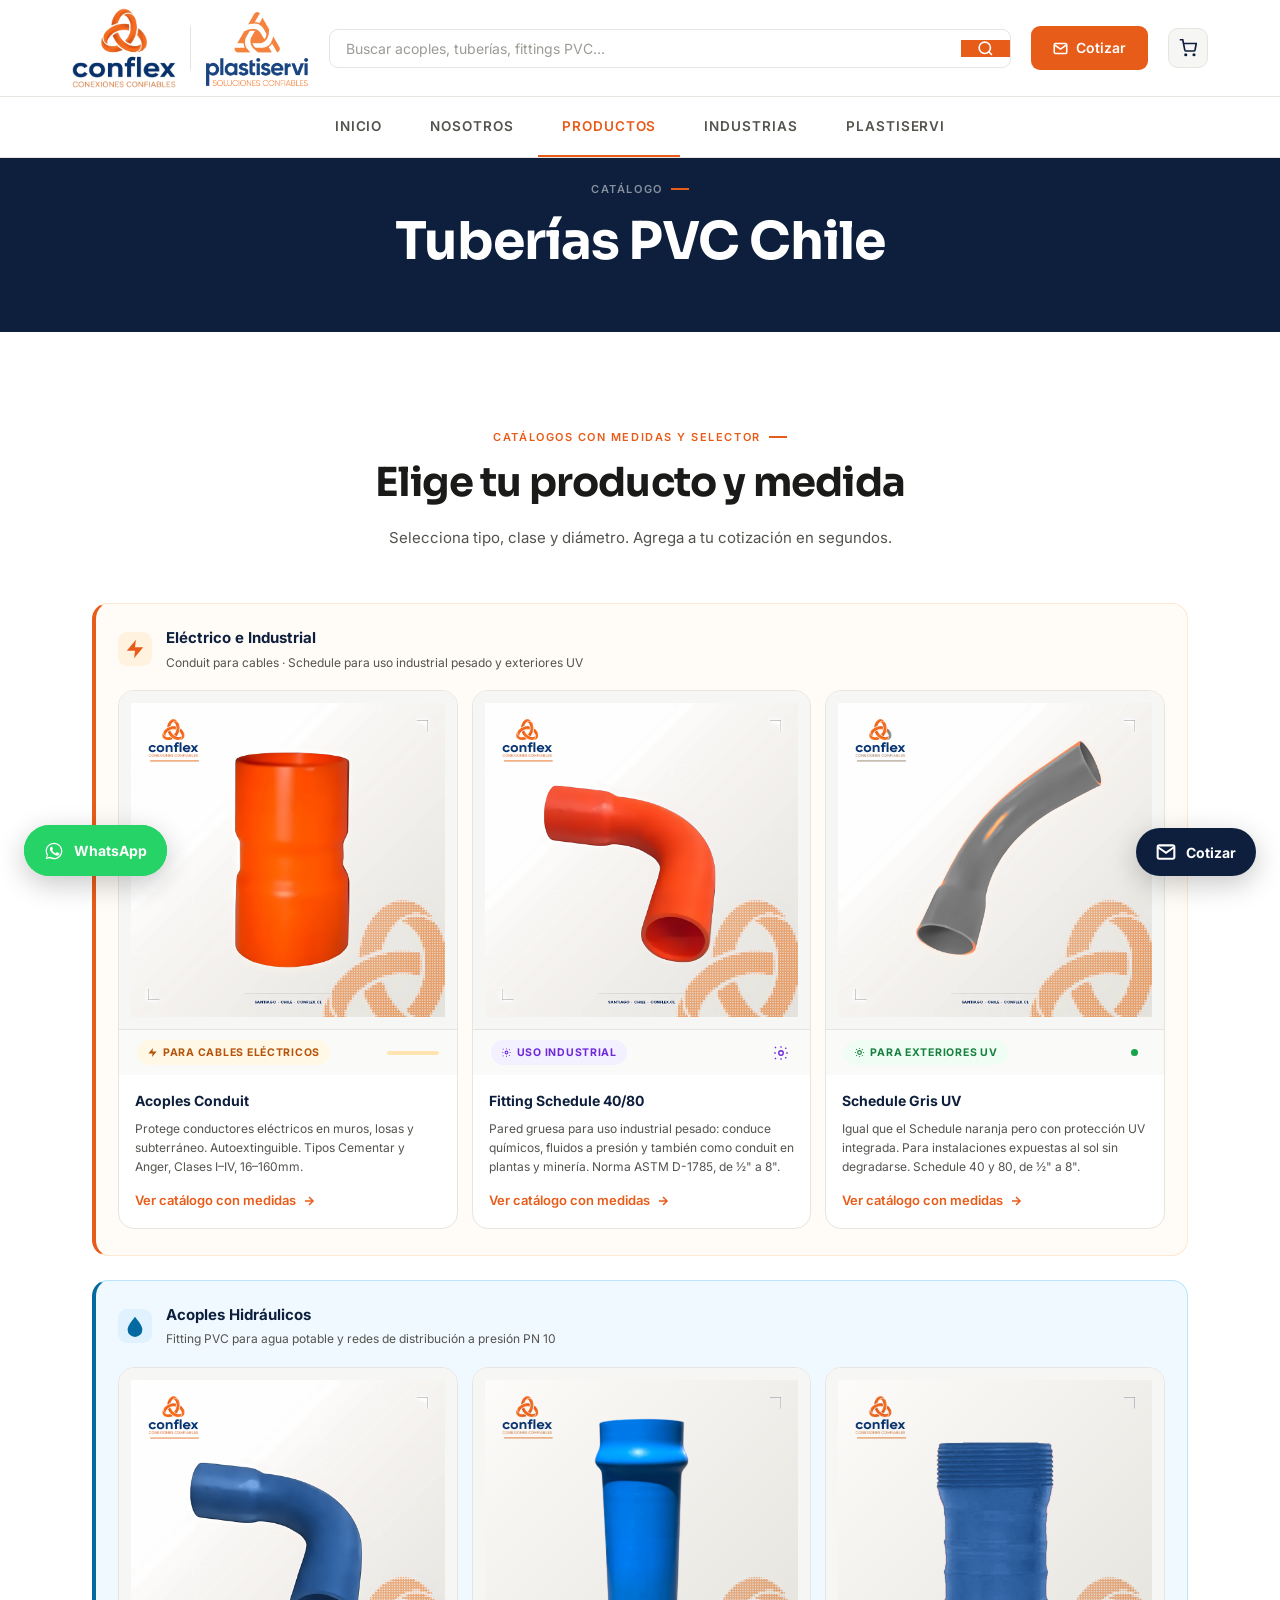
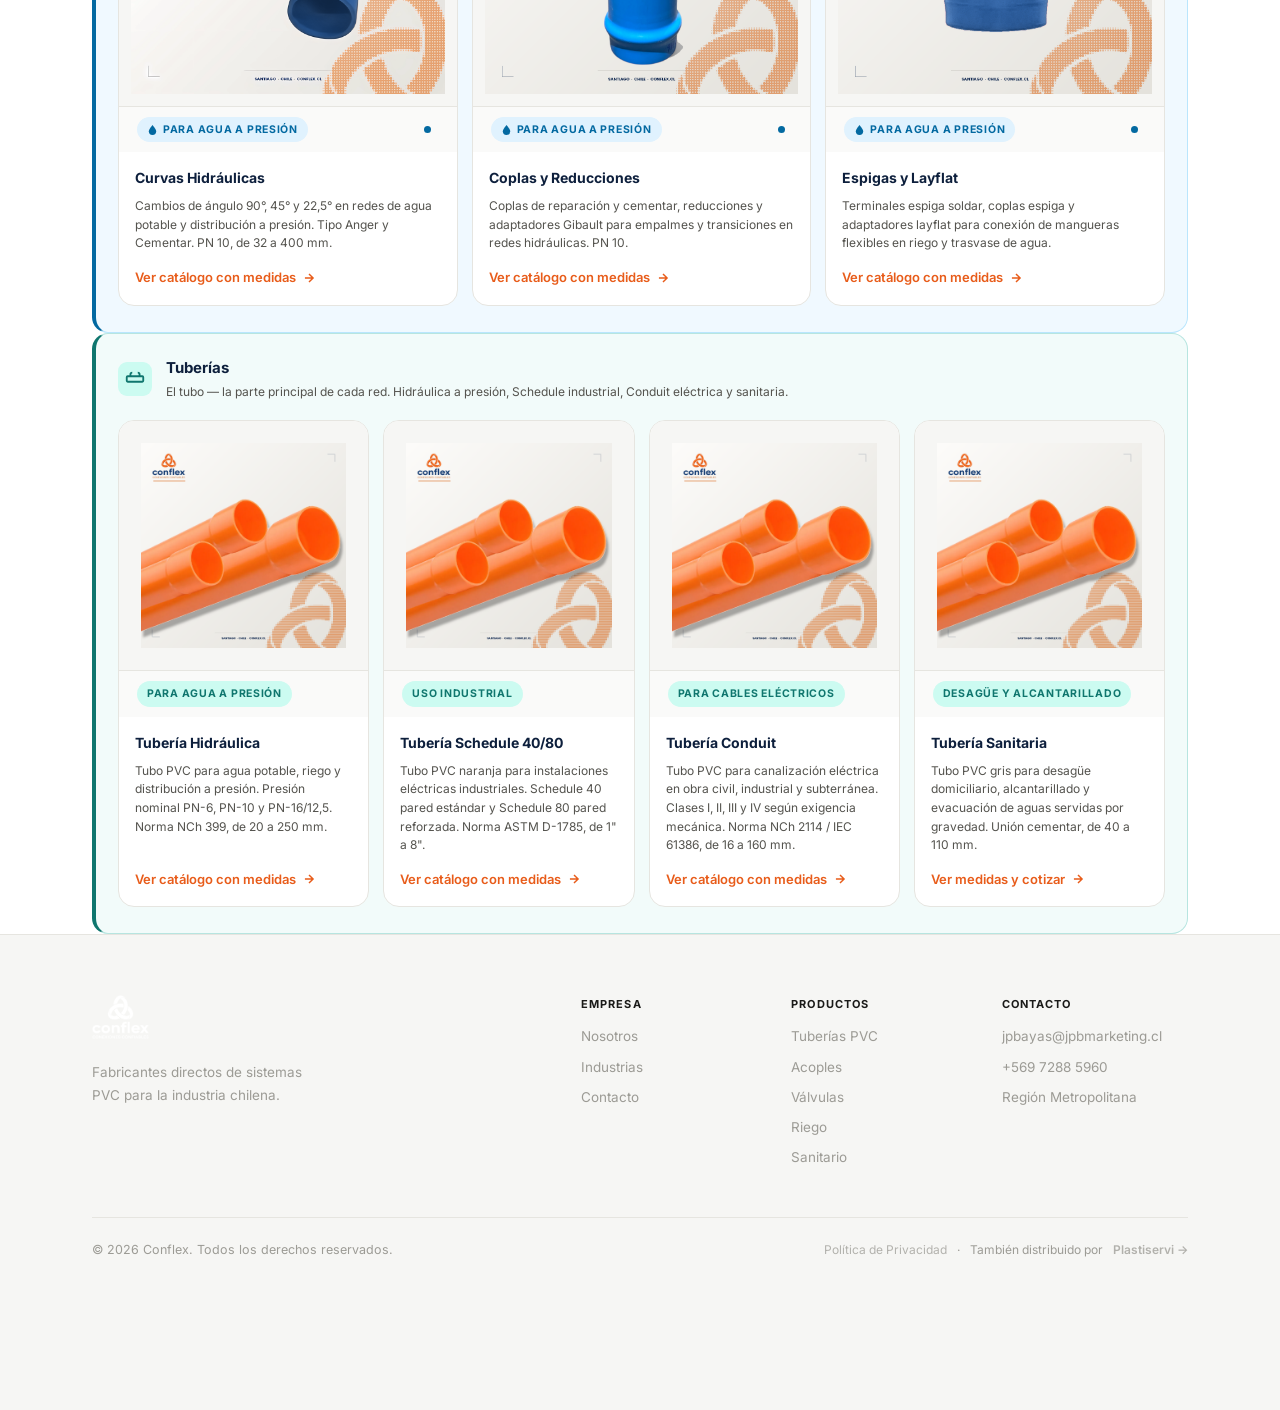
<file: productos.html>
<!DOCTYPE html>
<html lang="es">
<head>
  <meta charset="UTF-8" />
  <link rel="icon" type="image/png" sizes="32x32" href="img/favicon-32.png?v=2" />
  <link rel="icon" type="image/x-icon" href="favicon.ico?v=2" />
  <link rel="apple-touch-icon" href="img/favicon.png?v=2" />
  <meta name="viewport" content="width=device-width, initial-scale=1.0" />
  <title>Catálogo Tuberías PVC Chile | Hidráulica, Conduit, Sanitaria — Conflex</title>
  <meta name="description" content="Catálogo completo: tubería PVC hidráulica, conduit eléctrico naranja, sanitaria, colector, Schedule 40/80, PEAD, válvulas y riego agrícola. Stock permanente. Precio directo de fábrica." />
  <link rel="canonical" href="https://conflex.cl/productos.html" />
  <meta property="og:type" content="website" />
  <meta property="og:site_name" content="Conflex" />
  <meta property="og:title" content="Catálogo Tuberías PVC Chile | Hidráulica, Conduit, Sanitaria — Conflex" />
  <meta property="og:description" content="Tubería PVC hidráulica, conduit eléctrico, sanitaria, colector, Schedule 40/80, PEAD, válvulas y riego. Stock permanente en Chile." />
  <meta property="og:url" content="https://conflex.cl/productos.html" />
  <meta property="og:image" content="https://conflex.cl/img/team-1.jpg" />
  <meta name="twitter:card" content="summary_large_image" />
  <script type="application/ld+json">
  {
    "@context": "https://schema.org",
    "@type": "ItemList",
    "name": "Catálogo de productos PVC Conflex",
    "url": "https://conflex.cl/productos.html",
    "itemListElement": [
      { "@type": "ListItem", "position": 1, "name": "Tubería Hidráulica PVC-U", "url": "https://conflex.cl/productos.html" },
      { "@type": "ListItem", "position": 2, "name": "Acoples PVC", "url": "https://conflex.cl/productos.html" },
      { "@type": "ListItem", "position": 3, "name": "Tubería PVC Sanitaria Gris", "url": "https://conflex.cl/productos.html" },
      { "@type": "ListItem", "position": 4, "name": "Tubería PVC Colector Negro", "url": "https://conflex.cl/productos.html" },
      { "@type": "ListItem", "position": 5, "name": "Tubería PVC Conduit Eléctrico", "url": "https://conflex.cl/productos.html" },
      { "@type": "ListItem", "position": 6, "name": "Tubería Subterránea 750 N", "url": "https://conflex.cl/productos.html" },
      { "@type": "ListItem", "position": 7, "name": "Tubería Schedule 40 y 80", "url": "https://conflex.cl/productos.html" },
      { "@type": "ListItem", "position": 8, "name": "Cañerías PEAD", "url": "https://conflex.cl/productos.html" },
      { "@type": "ListItem", "position": 9, "name": "Cañerías PEBD Reciclado", "url": "https://conflex.cl/productos.html" },
      { "@type": "ListItem", "position": 10, "name": "Tubos Telefónicos PVC", "url": "https://conflex.cl/productos.html" },
      { "@type": "ListItem", "position": 11, "name": "Válvulas PVC y Control de Flujo", "url": "https://conflex.cl/productos.html" },
      { "@type": "ListItem", "position": 12, "name": "Sistema de Riego PVC", "url": "https://conflex.cl/productos.html" },
      { "@type": "ListItem", "position": 13, "name": "Sistema Sanitario PVC", "url": "https://conflex.cl/productos.html" },
      { "@type": "ListItem", "position": 14, "name": "Tuberías PVC línea completa", "url": "https://conflex.cl/productos.html" },
      { "@type": "ListItem", "position": 15, "name": "Proyectos PVC a medida", "url": "https://conflex.cl/productos.html" }
    ]
  }
  </script>
  <link rel="preconnect" href="https://fonts.googleapis.com" />
  <link rel="preconnect" href="https://fonts.gstatic.com" crossorigin />
  <link href="https://fonts.googleapis.com/css2?family=Inter:wght@300;400;500;600&family=Sora:wght@400;600;700;800&display=swap" rel="stylesheet" />
  <link rel="stylesheet" href="css/style.css?v=24" />
  <!-- Google tag (Google Ads) — cuenta Conflex 135-925-0092 -->
  <script async src="https://www.googletagmanager.com/gtag/js?id=AW-18395458623"></script>
  <script>
    window.dataLayer = window.dataLayer || [];
    function gtag(){dataLayer.push(arguments);}
    gtag('js', new Date());
    gtag('config', 'AW-18395458623');
  </script>
</head>
<body>

  <header class="nav" id="nav">
    <div class="nav-top">
      <div class="nav-top-inner">
        <div class="logo-group">

          <a href="index.html" class="logo">

            <img src="img/logo-conflex-transparent.png" alt="Conflex" class="logo-img" />

          </a>

          <span class="logo-divider"></span>

          <a href="https://plastiservi.cl" target="_blank" rel="noopener" class="logo-partner" aria-label="Plastiservi">

            <img src="img/logo-plastiservi.webp" alt="Plastiservi" class="logo-partner-img" />

          </a>

        </div>
        <form class="nav-search" onsubmit="handleSearch(event)">
          <input type="search" placeholder="Buscar acoples, tuberías, fittings PVC..." class="nav-search-input" />
          <button type="submit" class="nav-search-btn" aria-label="Buscar">
            <svg width="17" height="17" viewBox="0 0 24 24" fill="none" stroke="currentColor" stroke-width="2.3"><circle cx="11" cy="11" r="8"/><line x1="21" y1="21" x2="16.65" y2="16.65"/></svg>
          </button>
        </form>
        <a href="contacto.html" class="nav-cta">
          <svg width="15" height="15" viewBox="0 0 24 24" fill="none" stroke="currentColor" stroke-width="2.5"><path d="M4 4h16c1.1 0 2 .9 2 2v12c0 1.1-.9 2-2 2H4c-1.1 0-2-.9-2-2V6c0-1.1.9-2 2-2z"/><polyline points="22,6 12,13 2,6"/></svg>
          Cotizar
        </a>
        <a href="cotizacion.html" class="nav-cart-btn" id="nav-cart" aria-label="Ver cotización">
          <svg width="18" height="18" viewBox="0 0 24 24" fill="none" stroke="currentColor" stroke-width="2.2"><circle cx="9" cy="21" r="1"/><circle cx="20" cy="21" r="1"/><path d="M1 1h4l2.68 13.39a2 2 0 0 0 2 1.61h9.72a2 2 0 0 0 2-1.61L23 6H6"/></svg>
          <span class="nav-cart-count" id="cart-count" style="display:none">0</span>
        </a>
        <button class="burger" id="burger" aria-label="Menú">
          <span></span><span></span><span></span>
        </button>
      </div>
    </div>
    <div class="nav-bottom">
      <div class="nav-bottom-inner">
        <nav class="nav-links">
          <a href="index.html" class="nav-link">Inicio</a>
          <a href="nosotros.html" class="nav-link">Nosotros</a>
          <a href="productos.html" class="nav-link active">Productos</a>
          <a href="industrias.html" class="nav-link">Industrias</a>
        <a href="partner.html" class="nav-link">Plastiservi</a>
        </nav>
      </div>
    </div>
    <div class="nav-drawer" id="drawer">
      <a href="index.html">Inicio</a>
      <a href="nosotros.html">Nosotros</a>
      <a href="productos.html">Productos</a>
      <a href="industrias.html">Industrias</a>
      <a href="partner.html">Plastiservi</a>
      <a href="contacto.html">Cotizar</a>
    </div>
  </header>

  <main>

    <div class="page-header">
      <div class="container">
        <p class="eyebrow center">Catálogo</p>
        <h1>Tuberías PVC Chile</h1>
      </div>
    </div>

    <!-- CATÁLOGOS CON MEDIDAS -->
    <style>
      .cat-card { background:#fff; border:1.5px solid var(--border); border-radius:var(--r-lg); overflow:hidden; display:flex; flex-direction:column; transition:border-color .2s,box-shadow .2s; cursor:pointer; }
      .cat-card:hover { border-color:rgba(232,92,26,.4); box-shadow:0 6px 28px rgba(0,0,0,.09); }
      .cat-img-wrap { aspect-ratio:1; background:var(--off); overflow:hidden; display:flex; align-items:center; justify-content:center; }
      .cat-img-wrap img { width:100%; height:100%; object-fit:contain; padding:12px; }
      .cat-use-bar { display:flex; align-items:center; justify-content:space-between; padding:10px 18px; border-top:1px solid var(--border); background:#fafaf9; }
      .cat-badge { display:inline-flex; align-items:center; gap:5px; font-size:10.5px; font-weight:700; letter-spacing:.07em; text-transform:uppercase; padding:4px 10px; border-radius:100px; }
      .cat-badge--elec  { background:#fff8e6; color:#b45309; }
      .cat-badge--water { background:#e0f2fe; color:#0369a1; }
      .cat-badge--uv    { background:#f0fdf4; color:#15803d; }
      .cat-badge--ind   { background:#f3f0ff; color:#6d28d9; }

      /* Electric wire: glowing dot runs left→right */
      .anim-wire { position:relative; width:52px; height:4px; background:#ffe4b2; border-radius:2px; overflow:hidden; }
      .anim-wire::after { content:''; position:absolute; top:0; left:-60%; width:60%; height:100%; background:linear-gradient(90deg,transparent,#f59e0b,transparent); animation:wire 1.3s linear infinite; }
      @keyframes wire { to { left:110%; } }

      /* Water: 3 columns rise/fall */
      .anim-drops { display:flex; align-items:flex-end; gap:4px; height:18px; }
      .anim-drops span { display:block; width:5px; background:#38bdf8; border-radius:3px 3px 2px 2px; animation:drops 1.1s ease-in-out infinite; }
      .anim-drops span:nth-child(2) { animation-delay:.22s; }
      .anim-drops span:nth-child(3) { animation-delay:.44s; }
      @keyframes drops { 0%,100%{height:4px;opacity:.4} 50%{height:16px;opacity:1} }

      /* Industrial: rotating gear */
      .anim-ind { display:flex; align-items:center; justify-content:center; width:22px; height:22px; }
      .anim-ind svg { width:18px; height:18px; color:#6d28d9; animation:ind-spin 3s linear infinite; }
      @keyframes ind-spin { to { transform:rotate(360deg); } }

      /* UV sun: expanding rings */
      .anim-uv { position:relative; width:22px; height:22px; display:flex; align-items:center; justify-content:center; }
      .anim-uv-core { width:7px; height:7px; background:#16a34a; border-radius:50%; position:relative; z-index:1; }
      .anim-uv-ring { position:absolute; border:1.5px solid #16a34a; border-radius:50%; opacity:0; animation:uv-ring 2s ease-out infinite; }
      .anim-uv-ring:nth-child(2){width:13px;height:13px;animation-delay:.35s}
      .anim-uv-ring:nth-child(3){width:19px;height:19px;animation-delay:.7s}
      .anim-uv-ring:nth-child(4){width:25px;height:25px;animation-delay:1.05s}
      @keyframes uv-ring { 0%{opacity:.7;transform:scale(.5)} 100%{opacity:0;transform:scale(1)} }

      /* Hydraulic pressure: pulse waves from center */
      .cat-badge--hidraul { background:#e0f2fe; color:#0369a1; }
      .anim-pressure { position:relative; width:22px; height:22px; display:flex; align-items:center; justify-content:center; }
      .anim-pressure-core { width:7px; height:7px; background:#0369a1; border-radius:50%; position:relative; z-index:1; }
      .anim-pressure-ring { position:absolute; border:1.5px solid #0369a1; border-radius:50%; opacity:0; animation:pressure-ring 1.6s ease-out infinite; }
      .anim-pressure-ring:nth-child(2){width:13px;height:13px;animation-delay:.28s}
      .anim-pressure-ring:nth-child(3){width:19px;height:19px;animation-delay:.56s}
      .anim-pressure-ring:nth-child(4){width:25px;height:25px;animation-delay:.84s}
      @keyframes pressure-ring { 0%{opacity:.8;transform:scale(.4)} 100%{opacity:0;transform:scale(1)} }

      .cat-card { height:100%; }
      .cat-info { padding:14px 16px 16px; display:flex; flex-direction:column; gap:8px; flex:1; }
      .cat-title { font-size:14px; font-weight:700; color:var(--navy); }
      .cat-desc  { font-size:12px; color:var(--text-2); line-height:1.55; flex:1; }
      .cat-link  { display:inline-flex; align-items:center; gap:6px; font-size:13px; font-weight:600; color:var(--orange); padding-top:6px; }

      /* Grid items (los <a>) deben ser flex para heredar altura */
      .prod-zone a[href] { display:flex; flex-direction:column; }

      /* Zonas */
      .prod-zone { border-radius:16px; padding:22px 22px 26px; margin-top:24px; }
      .prod-zone--elec  { background:#fffbf7; border:1.5px solid #fde8d0; border-left:4px solid #e85c1a; }
      .prod-zone--hidraul { background:#f0f9ff; border:1.5px solid #bae6fd; border-left:4px solid #0369a1; }
      .prod-zone--tuberia { background:#f2fbfa; border:1.5px solid #b7e5e0; border-left:4px solid #0f766e; margin-top:0; }
      .prod-zone-head { display:flex; align-items:center; gap:14px; margin-bottom:18px; }
      .prod-zone-icon { width:34px; height:34px; border-radius:9px; display:flex; align-items:center; justify-content:center; flex-shrink:0; }
      .prod-zone--elec  .prod-zone-icon { background:#fff3e0; }
      .prod-zone--hidraul .prod-zone-icon { background:#e0f2fe; }
      .prod-zone--tuberia .prod-zone-icon { background:#ccfbf1; }
      .cat-badge--tuberia { background:#ccfbf1; color:#0f766e; }
      .prod-zone-title { font-size:15px; font-weight:700; color:var(--navy); margin:0 0 2px; }
      .prod-zone-sub   { font-size:12px; color:var(--text-2); margin:0; }
    </style>
    <section class="section" style="padding-bottom:0">
      <div class="container">
        <div class="sec-head fade-up">
          <p class="eyebrow center">Catálogos con medidas y selector</p>
          <h2 class="center">Elige tu producto y medida</h2>
          <p style="text-align:center;color:var(--text-2);font-size:15px;margin-top:8px;max-width:520px;margin-left:auto;margin-right:auto">Selecciona tipo, clase y diámetro. Agrega a tu cotización en segundos.</p>
        </div>

        <!-- ZONA ELÉCTRICO E INDUSTRIAL -->
        <div class="prod-zone prod-zone--elec">
          <div class="prod-zone-head">
            <div class="prod-zone-icon">
              <svg width="22" height="22" viewBox="0 0 24 24" fill="#e85c1a"><path d="M13 2L3 14h9l-1 8 10-12h-9l1-8z"/></svg>
            </div>
            <div>
              <p class="prod-zone-title">Eléctrico e Industrial</p>
              <p class="prod-zone-sub">Conduit para cables · Schedule para uso industrial pesado y exteriores UV</p>
            </div>
          </div>
          <div style="display:grid;grid-template-columns:repeat(auto-fit,minmax(190px,1fr));gap:14px">

          <!-- Conduit -->
          <a href="conduit.html" style="text-decoration:none">
            <div class="cat-card">
              <div class="cat-img-wrap">
                <img src="img/products/conduit-coplas.png" alt="Acoples Conduit" loading="lazy" />
              </div>
              <div class="cat-use-bar">
                <span class="cat-badge cat-badge--elec">
                  <svg width="11" height="11" viewBox="0 0 24 24" fill="currentColor"><path d="M13 2L3 14h9l-1 8 10-12h-9l1-8z"/></svg>
                  Para cables eléctricos
                </span>
                <div class="anim-wire"></div>
              </div>
              <div class="cat-info">
                <div class="cat-title">Acoples Conduit</div>
                <div class="cat-desc">Protege conductores eléctricos en muros, losas y subterráneo. Autoextinguible. Tipos Cementar y Anger, Clases I–IV, 16–160mm.</div>
                <div class="cat-link">Ver catálogo con medidas <svg width="14" height="14" viewBox="0 0 24 24" fill="none" stroke="currentColor" stroke-width="2.5"><path d="M5 12h14M12 5l7 7-7 7"/></svg></div>
              </div>
            </div>
          </a>

          <!-- Schedule 40/80 -->
          <a href="schedule-40-80.html" style="text-decoration:none">
            <div class="cat-card">
              <div class="cat-img-wrap">
                <img src="img/products/sch4080-curvas-90.png" alt="Fitting Schedule 40/80" loading="lazy" />
              </div>
              <div class="cat-use-bar">
                <span class="cat-badge cat-badge--ind">
                  <svg width="11" height="11" viewBox="0 0 24 24" fill="none" stroke="currentColor" stroke-width="2.2"><circle cx="12" cy="12" r="3"/><path d="M19.07 4.93l-1.41 1.41M5.34 18.66l-1.41 1.41M21 12h-2M5 12H3M19.07 19.07l-1.41-1.41M5.34 5.34L3.93 3.93M12 21v-2M12 5V3"/></svg>
                  Uso industrial
                </span>
                <div class="anim-ind">
                  <svg viewBox="0 0 24 24" fill="none" stroke="currentColor" stroke-width="1.8"><circle cx="12" cy="12" r="3"/><path d="M19.07 4.93l-1.41 1.41M5.34 18.66l-1.41 1.41M21 12h-2M5 12H3M19.07 19.07l-1.41-1.41M5.34 5.34L3.93 3.93M12 21v-2M12 5V3"/></svg>
                </div>
              </div>
              <div class="cat-info">
                <div class="cat-title">Fitting Schedule 40/80</div>
                <div class="cat-desc">Pared gruesa para uso industrial pesado: conduce químicos, fluidos a presión y también como conduit en plantas y minería. Norma ASTM D-1785, de ½" a 8".</div>
                <div class="cat-link">Ver catálogo con medidas <svg width="14" height="14" viewBox="0 0 24 24" fill="none" stroke="currentColor" stroke-width="2.5"><path d="M5 12h14M12 5l7 7-7 7"/></svg></div>
              </div>
            </div>
          </a>

          <!-- Gris UV -->
          <a href="schedule-gris-uv.html" style="text-decoration:none">
            <div class="cat-card">
              <div class="cat-img-wrap">
                <img src="img/products/cat-gris-uv.png?v=2" alt="Schedule Gris UV" loading="lazy" />
              </div>
              <div class="cat-use-bar">
                <span class="cat-badge cat-badge--uv">
                  <svg width="11" height="11" viewBox="0 0 24 24" fill="none" stroke="currentColor" stroke-width="2.5"><circle cx="12" cy="12" r="4"/><path d="M12 2v2M12 20v2M4.93 4.93l1.41 1.41M17.66 17.66l1.41 1.41M2 12h2M20 12h2M4.93 19.07l1.41-1.41M17.66 6.34l1.41-1.41"/></svg>
                  Para exteriores UV
                </span>
                <div class="anim-uv">
                  <div class="anim-uv-core"></div>
                  <div class="anim-uv-ring"></div>
                  <div class="anim-uv-ring"></div>
                  <div class="anim-uv-ring"></div>
                </div>
              </div>
              <div class="cat-info">
                <div class="cat-title">Schedule Gris UV</div>
                <div class="cat-desc">Igual que el Schedule naranja pero con protección UV integrada. Para instalaciones expuestas al sol sin degradarse. Schedule 40 y 80, de ½" a 8".</div>
                <div class="cat-link">Ver catálogo con medidas <svg width="14" height="14" viewBox="0 0 24 24" fill="none" stroke="currentColor" stroke-width="2.5"><path d="M5 12h14M12 5l7 7-7 7"/></svg></div>
              </div>
            </div>
          </a>

          </div>
        </div>

        <!-- ZONA HIDRÁULICO -->
        <div class="prod-zone prod-zone--hidraul">
          <div class="prod-zone-head">
            <div class="prod-zone-icon">
              <svg width="22" height="22" viewBox="0 0 24 24" fill="#0369a1"><path d="M12 2C6 9.5 4 13 4 16a8 8 0 0016 0c0-3-2-6.5-8-14z"/></svg>
            </div>
            <div>
              <p class="prod-zone-title">Acoples Hidráulicos</p>
              <p class="prod-zone-sub">Fitting PVC para agua potable y redes de distribución a presión PN 10</p>
            </div>
          </div>
          <div style="display:grid;grid-template-columns:repeat(auto-fit,minmax(190px,1fr));gap:14px">

          <!-- Curvas Hidráulicas -->
          <a href="hidraulico.html#curvas" style="text-decoration:none">
            <div class="cat-card">
              <div class="cat-img-wrap">
                <img src="img/products/hidraul-curvas-90.png?v=2" alt="Curvas Hidráulicas" loading="lazy" />
              </div>
              <div class="cat-use-bar">
                <span class="cat-badge cat-badge--hidraul">
                  <svg width="11" height="11" viewBox="0 0 24 24" fill="currentColor"><path d="M12 2C6 9.5 4 13 4 16a8 8 0 0016 0c0-3-2-6.5-8-14z"/></svg>
                  Para agua a presión
                </span>
                <div class="anim-pressure">
                  <div class="anim-pressure-core"></div>
                  <div class="anim-pressure-ring"></div>
                  <div class="anim-pressure-ring"></div>
                  <div class="anim-pressure-ring"></div>
                </div>
              </div>
              <div class="cat-info">
                <div class="cat-title">Curvas Hidráulicas</div>
                <div class="cat-desc">Cambios de ángulo 90°, 45° y 22,5° en redes de agua potable y distribución a presión. Tipo Anger y Cementar. PN 10, de 32 a 400 mm.</div>
                <div class="cat-link">Ver catálogo con medidas <svg width="14" height="14" viewBox="0 0 24 24" fill="none" stroke="currentColor" stroke-width="2.5"><path d="M5 12h14M12 5l7 7-7 7"/></svg></div>
              </div>
            </div>
          </a>

          <!-- Coplas y Reducciones -->
          <a href="hidraulico.html#coplas" style="text-decoration:none">
            <div class="cat-card">
              <div class="cat-img-wrap">
                <img src="img/products/hidraul-copla-rep.png" alt="Coplas y Reducciones Hidráulicas" loading="lazy" />
              </div>
              <div class="cat-use-bar">
                <span class="cat-badge cat-badge--hidraul">
                  <svg width="11" height="11" viewBox="0 0 24 24" fill="currentColor"><path d="M12 2C6 9.5 4 13 4 16a8 8 0 0016 0c0-3-2-6.5-8-14z"/></svg>
                  Para agua a presión
                </span>
                <div class="anim-pressure">
                  <div class="anim-pressure-core"></div>
                  <div class="anim-pressure-ring"></div>
                  <div class="anim-pressure-ring"></div>
                  <div class="anim-pressure-ring"></div>
                </div>
              </div>
              <div class="cat-info">
                <div class="cat-title">Coplas y Reducciones</div>
                <div class="cat-desc">Coplas de reparación y cementar, reducciones y adaptadores Gibault para empalmes y transiciones en redes hidráulicas. PN 10.</div>
                <div class="cat-link">Ver catálogo con medidas <svg width="14" height="14" viewBox="0 0 24 24" fill="none" stroke="currentColor" stroke-width="2.5"><path d="M5 12h14M12 5l7 7-7 7"/></svg></div>
              </div>
            </div>
          </a>

          <!-- Espigas y Layflat -->
          <a href="hidraulico.html#espigas" style="text-decoration:none">
            <div class="cat-card">
              <div class="cat-img-wrap">
                <img src="img/products/hidraul-espiga-soldar.png?v=2" alt="Espigas y Layflat" loading="lazy" onerror="this.onerror=null;this.src='img/products/cat-hidraulico.png'" />
              </div>
              <div class="cat-use-bar">
                <span class="cat-badge cat-badge--hidraul">
                  <svg width="11" height="11" viewBox="0 0 24 24" fill="currentColor"><path d="M12 2C6 9.5 4 13 4 16a8 8 0 0016 0c0-3-2-6.5-8-14z"/></svg>
                  Para agua a presión
                </span>
                <div class="anim-pressure">
                  <div class="anim-pressure-core"></div>
                  <div class="anim-pressure-ring"></div>
                  <div class="anim-pressure-ring"></div>
                  <div class="anim-pressure-ring"></div>
                </div>
              </div>
              <div class="cat-info">
                <div class="cat-title">Espigas y Layflat</div>
                <div class="cat-desc">Terminales espiga soldar, coplas espiga y adaptadores layflat para conexión de mangueras flexibles en riego y trasvase de agua.</div>
                <div class="cat-link">Ver catálogo con medidas <svg width="14" height="14" viewBox="0 0 24 24" fill="none" stroke="currentColor" stroke-width="2.5"><path d="M5 12h14M12 5l7 7-7 7"/></svg></div>
              </div>
            </div>
          </a>

          </div>
        </div>

        <!-- ZONA TUBERÍAS (parte principal — va al final, después de los acoples) -->
        <div class="prod-zone prod-zone--tuberia" id="tuberias">
          <div class="prod-zone-head">
            <div class="prod-zone-icon">
              <svg width="22" height="22" viewBox="0 0 24 24" fill="none" stroke="#0f766e" stroke-width="2"><rect x="3" y="9" width="18" height="6" rx="1"/><path d="M7 9V7a2 2 0 012-2M17 9V7a2 2 0 00-2-2"/></svg>
            </div>
            <div>
              <p class="prod-zone-title">Tuberías</p>
              <p class="prod-zone-sub">El tubo — la parte principal de cada red. Hidráulica a presión, Schedule industrial, Conduit eléctrica y sanitaria.</p>
            </div>
          </div>
          <div style="display:grid;grid-template-columns:repeat(auto-fit,minmax(190px,1fr));gap:14px">

          <!-- Tubería Hidráulica -->
          <a href="hidraulico.html#tuberia" style="text-decoration:none">
            <div class="cat-card">
              <div class="cat-img-wrap"><img src="img/products/hidraul-tubo-pn10.png?v=2" alt="Tubería Hidráulica" loading="lazy" style="padding:22px" /></div>
              <div class="cat-use-bar">
                <span class="cat-badge cat-badge--tuberia">Para agua a presión</span>
              </div>
              <div class="cat-info">
                <div class="cat-title">Tubería Hidráulica</div>
                <div class="cat-desc">Tubo PVC para agua potable, riego y distribución a presión. Presión nominal PN-6, PN-10 y PN-16/12,5. Norma NCh 399, de 20 a 250 mm.</div>
                <div class="cat-link">Ver catálogo con medidas <svg width="14" height="14" viewBox="0 0 24 24" fill="none" stroke="currentColor" stroke-width="2.5"><path d="M5 12h14M12 5l7 7-7 7"/></svg></div>
              </div>
            </div>
          </a>

          <!-- Tubería Schedule 40/80 -->
          <a href="schedule-40-80.html#tuberia" style="text-decoration:none">
            <div class="cat-card">
              <div class="cat-img-wrap"><img src="img/products/sch4080-tubo-40.png?v=2" alt="Tubería Schedule 40/80" loading="lazy" style="padding:22px" /></div>
              <div class="cat-use-bar">
                <span class="cat-badge cat-badge--tuberia">Uso industrial</span>
              </div>
              <div class="cat-info">
                <div class="cat-title">Tubería Schedule 40/80</div>
                <div class="cat-desc">Tubo PVC naranja para instalaciones eléctricas industriales. Schedule 40 pared estándar y Schedule 80 pared reforzada. Norma ASTM D-1785, de 1" a 8".</div>
                <div class="cat-link">Ver catálogo con medidas <svg width="14" height="14" viewBox="0 0 24 24" fill="none" stroke="currentColor" stroke-width="2.5"><path d="M5 12h14M12 5l7 7-7 7"/></svg></div>
              </div>
            </div>
          </a>

          <!-- Tubería Conduit -->
          <a href="conduit.html#tuberia" style="text-decoration:none">
            <div class="cat-card">
              <div class="cat-img-wrap"><img src="img/products/conduit-tubo-clase1.png?v=2" alt="Tubería Conduit" loading="lazy" style="padding:22px" /></div>
              <div class="cat-use-bar">
                <span class="cat-badge cat-badge--tuberia">Para cables eléctricos</span>
              </div>
              <div class="cat-info">
                <div class="cat-title">Tubería Conduit</div>
                <div class="cat-desc">Tubo PVC para canalización eléctrica en obra civil, industrial y subterránea. Clases I, II, III y IV según exigencia mecánica. Norma NCh 2114 / IEC 61386, de 16 a 160 mm.</div>
                <div class="cat-link">Ver catálogo con medidas <svg width="14" height="14" viewBox="0 0 24 24" fill="none" stroke="currentColor" stroke-width="2.5"><path d="M5 12h14M12 5l7 7-7 7"/></svg></div>
              </div>
            </div>
          </a>

          <!-- Tubería Sanitaria -->
          <a href="producto.html?id=sanitario-tubo" style="text-decoration:none">
            <div class="cat-card">
              <div class="cat-img-wrap"><img src="img/products/sanitario-tubo.png?v=2" alt="Tubería Sanitaria" loading="lazy" style="padding:22px" /></div>
              <div class="cat-use-bar">
                <span class="cat-badge cat-badge--tuberia">Desagüe y alcantarillado</span>
              </div>
              <div class="cat-info">
                <div class="cat-title">Tubería Sanitaria</div>
                <div class="cat-desc">Tubo PVC gris para desagüe domiciliario, alcantarillado y evacuación de aguas servidas por gravedad. Unión cementar, de 40 a 110 mm.</div>
                <div class="cat-link">Ver medidas y cotizar <svg width="14" height="14" viewBox="0 0 24 24" fill="none" stroke="currentColor" stroke-width="2.5"><path d="M5 12h14M12 5l7 7-7 7"/></svg></div>
              </div>
            </div>
          </a>

          </div>
        </div>

      </div>
    </section>

    <section class="section bg-off" style="display:none">
      <div class="container">

        <div class="sec-head fade-up">
          <p class="eyebrow center">Catálogo Conflex</p>
          <h2 class="center">Todos nuestros productos</h2>
        </div>

        <div class="prod-grid">

          <!-- 1 -->
          <article class="prod fade-3d" style="--d:0s" onclick="openModal('hidraulica')">
            <div class="prod-img" style="--sc:#0ea5e9"><img src="https://images.pexels.com/photos/9809765/pexels-photo-9809765.jpeg?auto=compress&cs=tinysrgb&w=400&h=240&fit=crop" alt="Tubería Hidráulica PVC celeste" loading="lazy" /></div>
            <h3>Tubería Hidráulica</h3>
            <p>PVC-U celeste para redes de agua potable, sanitarias y riego. PN 6 a 16.</p>
            <ul><li>Diámetros 20–315 mm</li><li>PN 6, 8, 10, 12.5 y 16</li><li>Temperatura -20°C a 60°C</li></ul>
            <button class="prod-detail-btn">Ver ficha técnica <svg width="14" height="14" viewBox="0 0 24 24" fill="none" stroke="currentColor" stroke-width="2.5"><path d="M5 12h14M12 5l7 7-7 7"/></svg></button>
          </article>

          <!-- 2 -->
          <article class="prod prod-hl fade-3d" style="--d:.07s" onclick="openModal('acoples')">
            <div class="prod-tag">Más solicitado</div>
            <div class="prod-img"><img src="https://images.pexels.com/photos/13726337/pexels-photo-13726337.jpeg?auto=compress&cs=tinysrgb&w=400&h=240&fit=crop" alt="Acoples y fittings PVC" loading="lazy" /></div>
            <h3>Acoples PVC</h3>
            <p>Uniones, codos, tees y reducciones para conexiones herméticas de larga duración.</p>
            <ul><li>Uniones rectas y de reparación</li><li>Codos 45° y 90°</li><li>Tees, cruces, reducciones</li></ul>
            <button class="prod-detail-btn">Ver ficha técnica <svg width="14" height="14" viewBox="0 0 24 24" fill="none" stroke="currentColor" stroke-width="2.5"><path d="M5 12h14M12 5l7 7-7 7"/></svg></button>
          </article>

          <!-- 3 -->
          <article class="prod fade-3d" style="--d:.14s" onclick="openModal('sanitaria-gris')">
            <div class="prod-img" style="--sc:#9c9b95"><img src="https://images.pexels.com/photos/5691535/pexels-photo-5691535.jpeg?auto=compress&cs=tinysrgb&w=400&h=240&fit=crop" alt="Tubería PVC sanitaria gris alcantarillado" loading="lazy" /></div>
            <h3>Tubería PVC Sanitaria Gris</h3>
            <p>Para alcantarillado domiciliario. Garantiza estanqueidad en sistemas de aguas servidas.</p>
            <ul><li>Alcantarillado domiciliario</li><li>Aguas servidas y residuales</li><li>Edificios hasta 2 pisos</li></ul>
            <button class="prod-detail-btn">Ver ficha técnica <svg width="14" height="14" viewBox="0 0 24 24" fill="none" stroke="currentColor" stroke-width="2.5"><path d="M5 12h14M12 5l7 7-7 7"/></svg></button>
          </article>

          <!-- 4 -->
          <article class="prod fade-3d" style="--d:.0s" onclick="openModal('colector')">
            <div class="prod-img" style="--sc:#1a1a18"><img src="https://images.pexels.com/photos/7538299/pexels-photo-7538299.jpeg?auto=compress&cs=tinysrgb&w=400&h=240&fit=crop" alt="Tubería PVC colector negro drenaje" loading="lazy" /></div>
            <h3>Tubería PVC Colector</h3>
            <p>PVC negro con unión Anger para evacuación gravitacional. Absorbe contracciones térmicas.</p>
            <ul><li>Redes alcantarillado público</li><li>Aguas lluvias e industriales</li><li>Unión tipo Anger con goma</li></ul>
            <button class="prod-detail-btn">Ver ficha técnica <svg width="14" height="14" viewBox="0 0 24 24" fill="none" stroke="currentColor" stroke-width="2.5"><path d="M5 12h14M12 5l7 7-7 7"/></svg></button>
          </article>

          <!-- 5 -->
          <article class="prod fade-3d" style="--d:.07s" onclick="openModal('conduit')">
            <div class="prod-img" style="--sc:#e85c1a"><img src="https://images.pexels.com/photos/5691657/pexels-photo-5691657.jpeg?auto=compress&cs=tinysrgb&w=400&h=240&fit=crop" alt="Tubería PVC conduit naranja eléctrico" loading="lazy" /></div>
            <h3>Tubería PVC Conduit</h3>
            <p>Naranja autoextinguible. Norma IEC 61386-1. Resistente hasta -15°C certificado CESMEC.</p>
            <ul><li>Conductores eléctricos</li><li>Urbanizaciones y minería</li><li>Diámetros 16–160 mm</li></ul>
            <a href="conduit.html" class="prod-detail-btn" onclick="event.stopPropagation()">Ver catálogo con medidas <svg width="14" height="14" viewBox="0 0 24 24" fill="none" stroke="currentColor" stroke-width="2.5"><path d="M5 12h14M12 5l7 7-7 7"/></svg></a>
          </article>

          <!-- 6 -->
          <article class="prod fade-3d" style="--d:.14s" onclick="openModal('subterranea')">
            <div class="prod-img" style="--sc:#e85c1a"><img src="https://images.pexels.com/photos/3421636/pexels-photo-3421636.jpeg?auto=compress&cs=tinysrgb&w=400&h=240&fit=crop" alt="Tubería subterránea instalación obra" loading="lazy" /></div>
            <h3>Tubería Subterránea 750 N</h3>
            <p>Norma IEC 61386.24. Autoextinguible, naranja para fácil identificación en obra.</p>
            <ul><li>Industrial y minería</li><li>Telecomunicaciones</li><li>Diámetros 25–160 mm</li></ul>
            <button class="prod-detail-btn">Ver ficha técnica <svg width="14" height="14" viewBox="0 0 24 24" fill="none" stroke="currentColor" stroke-width="2.5"><path d="M5 12h14M12 5l7 7-7 7"/></svg></button>
          </article>

          <!-- 7 -->
          <article class="prod fade-3d" style="--d:.0s" onclick="openModal('schedule')">
            <div class="prod-img" style="--sc:#e85c1a"><img src="https://images.pexels.com/photos/2569842/pexels-photo-2569842.jpeg?auto=compress&cs=tinysrgb&w=400&h=240&fit=crop" alt="Tubería Schedule industrial plomería" loading="lazy" /></div>
            <h3>Tubería Schedule</h3>
            <p>PVC Schedule 40 y 80. ASTM D-1785-06. Para conducciones eléctricas industriales y fluidos corrosivos.</p>
            <ul><li>Schedule 40 y 80</li><li>Diámetros ½" a 8"</li><li>Protección UV disponible</li></ul>
            <a href="schedule-40-80.html" class="prod-detail-btn" onclick="event.stopPropagation()">Ver catálogo con medidas <svg width="14" height="14" viewBox="0 0 24 24" fill="none" stroke="currentColor" stroke-width="2.5"><path d="M5 12h14M12 5l7 7-7 7"/></svg></a>
          </article>

          <!-- 8 -->
          <article class="prod fade-3d" style="--d:.07s" onclick="openModal('pead')">
            <div class="prod-img" style="--sc:#e85c1a"><img src="https://images.pexels.com/photos/9389356/pexels-photo-9389356.jpeg?auto=compress&cs=tinysrgb&w=400&h=240&fit=crop" alt="Cañerías PEAD polietileno en rollos" loading="lazy" /></div>
            <h3>Cañerías PEAD</h3>
            <p>Polietileno alta densidad naranja en rollos de 100 m. Antillama. Para instalaciones eléctricas subterráneas.</p>
            <ul><li>Rollos de 100 metros</li><li>Diámetros 16, 20, 25 y 32 mm</li><li>Norma IEC 61386-1</li></ul>
            <button class="prod-detail-btn">Ver ficha técnica <svg width="14" height="14" viewBox="0 0 24 24" fill="none" stroke="currentColor" stroke-width="2.5"><path d="M5 12h14M12 5l7 7-7 7"/></svg></button>
          </article>

          <!-- 9 -->
          <article class="prod fade-3d" style="--d:.14s" onclick="openModal('pebd')">
            <div class="prod-img" style="--sc:#1a1a18"><img src="https://images.pexels.com/photos/7794404/pexels-photo-7794404.jpeg?auto=compress&cs=tinysrgb&w=400&h=240&fit=crop" alt="Cañerías PEBD negro en rollos riego" loading="lazy" /></div>
            <h3>Cañerías PEBD Reciclado</h3>
            <p>Polietileno baja densidad negro reciclado. Rollos 50 y 100 m. Hasta 5 bares de presión.</p>
            <ul><li>Riego y agricultura</li><li>Diámetros ½" a 4"</li><li>Rollos 50 y 100 metros</li></ul>
            <button class="prod-detail-btn">Ver ficha técnica <svg width="14" height="14" viewBox="0 0 24 24" fill="none" stroke="currentColor" stroke-width="2.5"><path d="M5 12h14M12 5l7 7-7 7"/></svg></button>
          </article>

          <!-- 10 -->
          <article class="prod fade-3d" style="--d:.0s" onclick="openModal('telefonico')">
            <div class="prod-img" style="--sc:#6366f1"><img src="https://images.pexels.com/photos/4373997/pexels-photo-4373997.jpeg?auto=compress&cs=tinysrgb&w=400&h=240&fit=crop" alt="Tubos telefónicos fibra óptica telecomunicaciones" loading="lazy" /></div>
            <h3>Tubos Telefónicos</h3>
            <p>PVC autoextinguible para fibra óptica y cables telefónicos. Certificación CTC NCTC M1.</p>
            <ul><li>Diámetros 32, 63, 75 y 110 mm</li><li>Colores por operador</li><li>Unión Anger o soldable</li></ul>
            <button class="prod-detail-btn">Ver ficha técnica <svg width="14" height="14" viewBox="0 0 24 24" fill="none" stroke="currentColor" stroke-width="2.5"><path d="M5 12h14M12 5l7 7-7 7"/></svg></button>
          </article>

          <!-- 11 -->
          <article class="prod fade-3d" style="--d:.07s" onclick="openModal('valvulas')">
            <div class="prod-img"><img src="https://images.pexels.com/photos/7616004/pexels-photo-7616004.jpeg?auto=compress&cs=tinysrgb&w=400&h=240&fit=crop" alt="Válvulas PVC control de flujo" loading="lazy" /></div>
            <h3>Válvulas y Control</h3>
            <p>Válvulas de bola, compuerta y mariposa PVC para agua potable, riego e industria.</p>
            <ul><li>Válvulas de bola PVC</li><li>Válvulas compuerta</li><li>Retención y check</li></ul>
            <button class="prod-detail-btn">Ver ficha técnica <svg width="14" height="14" viewBox="0 0 24 24" fill="none" stroke="currentColor" stroke-width="2.5"><path d="M5 12h14M12 5l7 7-7 7"/></svg></button>
          </article>

          <!-- 12 -->
          <article class="prod fade-3d" style="--d:.14s" onclick="openModal('riego')">
            <div class="prod-img"><img src="https://images.pexels.com/photos/10606633/pexels-photo-10606633.jpeg?auto=compress&cs=tinysrgb&w=400&h=240&fit=crop" alt="Sistema de riego agrícola por goteo" loading="lazy" /></div>
            <h3>Sistema de Riego</h3>
            <p>Componentes PVC para riego agrícola y jardín: cabezales, distribuidores y filtros.</p>
            <ul><li>Distribuidores de riego</li><li>Filtros y reguladores</li><li>Cintas y mangueras</li></ul>
            <button class="prod-detail-btn">Ver ficha técnica <svg width="14" height="14" viewBox="0 0 24 24" fill="none" stroke="currentColor" stroke-width="2.5"><path d="M5 12h14M12 5l7 7-7 7"/></svg></button>
          </article>

          <!-- 13 -->
          <article class="prod fade-3d" style="--d:.0s" onclick="openModal('sanitario')">
            <div class="prod-img"><img src="https://images.pexels.com/photos/12142829/pexels-photo-12142829.jpeg?auto=compress&cs=tinysrgb&w=400&h=240&fit=crop" alt="Instalación sanitaria PVC edificio" loading="lazy" /></div>
            <h3>Sanitario</h3>
            <p>Sistema completo para instalaciones sanitarias y evacuación de aguas lluvia y residuales.</p>
            <ul><li>Bajadas de aguas lluvias</li><li>Sifones y cámaras</li><li>Tuberías HDPE</li></ul>
            <button class="prod-detail-btn">Ver ficha técnica <svg width="14" height="14" viewBox="0 0 24 24" fill="none" stroke="currentColor" stroke-width="2.5"><path d="M5 12h14M12 5l7 7-7 7"/></svg></button>
          </article>

          <!-- 14 -->
          <article class="prod fade-3d" style="--d:.07s" onclick="openModal('tuberias')">
            <div class="prod-img"><img src="https://images.pexels.com/photos/29301874/pexels-photo-29301874.jpeg?auto=compress&cs=tinysrgb&w=400&h=240&fit=crop" alt="Tuberías PVC catálogo completo" loading="lazy" /></div>
            <h3>Tuberías PVC</h3>
            <p>Sanitarias, presión y eléctricas. Diámetros ½" a 12". Norma NCh 399 y NCh 2071.</p>
            <ul><li>PVC-U presión hasta 16 bar</li><li>PVC sanitario DICT / DICL</li><li>Conduit eléctrico</li></ul>
            <button class="prod-detail-btn">Ver ficha técnica <svg width="14" height="14" viewBox="0 0 24 24" fill="none" stroke="currentColor" stroke-width="2.5"><path d="M5 12h14M12 5l7 7-7 7"/></svg></button>
          </article>

          <!-- 15 -->
          <article class="prod fade-3d" style="--d:.14s" onclick="openModal('proyectos')">
            <div class="prod-img"><img src="https://images.pexels.com/photos/2310904/pexels-photo-2310904.jpeg?auto=compress&cs=tinysrgb&w=400&h=240&fit=crop" alt="Proyectos industriales plomería a medida" loading="lazy" /></div>
            <h3>Proyectos a medida</h3>
            <p>Diseño y abastecimiento completo para proyectos industriales de gran escala.</p>
            <ul><li>Ingeniería de sistemas</li><li>Abastecimiento integral</li><li>Soporte post-venta</li></ul>
            <button class="prod-detail-btn">Hablar con un asesor <svg width="14" height="14" viewBox="0 0 24 24" fill="none" stroke="currentColor" stroke-width="2.5"><path d="M5 12h14M12 5l7 7-7 7"/></svg></button>
          </article>

        </div>

        <div class="section-cta fade-up">
          <p>¿Necesitas un producto específico?</p>
          <a href="contacto.html" class="btn-primary">Solicitar cotización personalizada</a>
        </div>

      </div>
    </section>

  </main>

  <!-- MODAL -->
  <div class="modal-overlay" id="modal-overlay" onclick="closeModalOutside(event)">
    <div class="modal-panel" id="modal-panel">
      <div class="modal-head">
        <div>
          <span id="modal-badge" class="modal-badge"></span>
          <h2 id="modal-title"></h2>
        </div>
        <button class="modal-close" onclick="closeModal()">
          <svg viewBox="0 0 24 24" fill="none" stroke="currentColor" stroke-width="2.5"><path d="M18 6L6 18M6 6l12 12"/></svg>
        </button>
      </div>
      <div class="modal-body">
        <div class="modal-section">
          <h4>Descripción</h4>
          <p id="modal-desc"></p>
        </div>
        <div class="modal-section">
          <h4>Especificaciones técnicas</h4>
          <ul id="modal-specs"></ul>
        </div>
        <div class="modal-section">
          <h4>Aplicaciones</h4>
          <ul id="modal-apps"></ul>
        </div>
      </div>
      <div class="modal-foot">
        <a href="contacto.html" class="btn-primary full">Solicitar cotización →</a>
      </div>
    </div>
  </div>

  <footer class="footer">
    <div class="container">
      <div class="footer-top">
        <div>
          <a href="index.html" style="display:inline-flex;margin-bottom:14px;">
            <img src="img/logo-conflex-transparent.png" alt="Conflex" style="height:44px;filter:brightness(0) invert(1);" />
          </a>
          <p>Fabricantes directos de sistemas PVC para la industria chilena.</p>
        </div>
        <div class="footer-cols">
          <div>
            <h4>Empresa</h4>
            <a href="nosotros.html">Nosotros</a>
            <a href="industrias.html">Industrias</a>
            <a href="contacto.html">Contacto</a>
          </div>
          <div>
            <h4>Productos</h4>
            <a href="productos.html">Tuberías PVC</a>
            <a href="productos.html">Acoples</a>
            <a href="productos.html">Válvulas</a>
            <a href="productos.html">Riego</a>
            <a href="productos.html">Sanitario</a>
          </div>
          <div>
            <h4>Contacto</h4>
            <a href="mailto:jpbayas@jpbmarketing.cl">jpbayas@jpbmarketing.cl</a>
            <a href="https://wa.me/56972885960?text=Hola%2C%20quiero%20cotizar%20productos%20Conflex">+569 7288 5960</a>
            <span>Región Metropolitana</span>
          </div>
        </div>
      </div>
      <div class="footer-bottom">
        <p>&copy; 2026 Conflex. Todos los derechos reservados.</p>
        <div style="display:flex;align-items:center;gap:10px;font-size:12px;color:var(--text-3)">
          <a href="politica-privacidad.html" style="color:var(--text-3);text-decoration:none;opacity:.75">Política de Privacidad</a>
          <span>·</span>
          <span>También distribuido por</span>
          <a href="https://plastiservi.cl" target="_blank" rel="noopener" style="color:var(--text-3);font-weight:600;text-decoration:none;opacity:.75;transition:opacity .18s" onmouseover="this.style.opacity=1" onmouseout="this.style.opacity='.75'">Plastiservi →</a>
        </div>
      </div>
    </div>
  </footer>

  <script src="js/main.js?v=22"></script>
  <script>
    const PRODUCTS = {
      hidraulica: {
        name: 'Tubería Hidráulica',
        badge: 'Celeste · PVC-U',
        badgeColor: '#e0f2fe', badgeText: '#0369a1',
        desc: 'Tubería fabricada en PVC-U con pigmentación celeste, disponible en longitudes de 6 metros. Diseñada para redes de agua potable, instalaciones sanitarias y sistemas de riego, permitiendo la conducción de agua bajo presión.',
        specs: ['Longitud estándar: 6 metros','Presión nominal: PN 6, 8, 10, 12.5 y 16','Temperatura mínima: -20°C / máxima: 60°C','Diámetros 20-50 mm: unión cementar','Diámetros ≥63 mm: unión tipo Anger (goma)'],
        apps: ['Redes de agua potable','Instalaciones sanitarias','Sistemas de riego agrícola e industrial']
      },
      acoples: {
        name: 'Acoples PVC',
        badge: 'Más solicitado',
        badgeColor: '#fff3e0', badgeText: '#e85c1a',
        desc: 'Línea completa de uniones, codos, tees y reducciones PVC para conexiones herméticas de larga duración. Fabricados con los mismos materiales y estándares que las tuberías para garantizar compatibilidad total.',
        specs: ['Compatible con tuberías PVC presión','Codos 45° y 90°','Tees simples y reducidas','Reducciones y tapones','Uniones de reparación'],
        apps: ['Redes de agua potable','Sistemas de riego','Instalaciones industriales','Construcción y sanitario']
      },
      'sanitaria-gris': {
        name: 'Tubería PVC Sanitaria Gris',
        badge: 'Gris · PVC',
        badgeColor: '#f3f4f6', badgeText: '#4b5563',
        desc: 'Tubería PVC sanitaria gris utilizada para sistemas de alcantarillado domiciliario. Asegura la estanqueidad del sistema de aguas servidas, garantizando un correcto funcionamiento del desagüe en viviendas y edificaciones.',
        specs: ['Color gris estándar','Recomendada para edificios hasta 2 pisos','Sistema hermético de aguas servidas','Amplia disponibilidad de accesorios'],
        apps: ['Sistemas de alcantarillado domiciliario','Drenaje de aguas servidas','Construcciones residenciales de baja altura']
      },
      colector: {
        name: 'Tubería PVC Colector',
        badge: 'Negro · PVC',
        badgeColor: '#f3f4f6', badgeText: '#1a1a18',
        desc: 'Tubería fabricada en PVC con pigmentación negra en longitudes de 6 metros. Diseñada para sistemas de drenaje y evacuación de residuos con capacidad de prevenir infiltraciones. El sistema de unión tipo Anger otorga flexibilidad manteniendo un sello hermético.',
        specs: ['Longitud: 6 metros','Pigmentación negra','Unión tipo Anger (con goma)','Absorbe contracciones y dilataciones térmicas','Bajo mantenimiento'],
        apps: ['Evacuación gravitacional de residuos industriales','Sistemas de aguas lluvias','Redes de alcantarillado público','Prevención de filtraciones de aguas servidas']
      },
      conduit: {
        name: 'Tubería PVC Conduit',
        badge: 'Naranja · IEC 61386-1',
        badgeColor: '#fff3e0', badgeText: '#c2410c',
        desc: 'Tubería de conducción eléctrica fabricada en PVC naranja autoextinguible. Certificada por CESMEC con resistencia a bajas temperaturas hasta -15°C, superando el desempeño de la competencia. Disponible en longitudes de 3 y 6 metros.',
        specs: ['Norma IEC 61386-1','Diámetros 16 a 160 mm','Resistencia hasta -15°C (certificado CESMEC)','Material autoextinguible','Uniones soldables cementables'],
        apps: ['Instalación de conductores eléctricos','Canalizaciones en urbanizaciones','Proyectos mineros','Edificaciones en altura','Uso industrial y doméstico']
      },
      subterranea: {
        name: 'Tubería Subterránea 750 N',
        badge: 'Naranja · IEC 61386.24',
        badgeColor: '#fff3e0', badgeText: '#c2410c',
        desc: 'Tubería para aplicaciones subterráneas con pigmentación naranja que facilita su identificación en obra. Fabricada con material autoextinguible que elimina los riesgos de propagación de incendio. Sistema de uniones cementadas que garantiza hermeticidad.',
        specs: ['Norma IEC 61386.24','Longitud: 6 metros','Diámetros 25 a 160 mm','Material autoextinguible','Uniones cementadas herméticas'],
        apps: ['Industrial','Minería','Telecomunicaciones']
      },
      schedule: {
        name: 'Tubería Schedule',
        badge: 'Naranja / Gris · ASTM D-1785-06',
        badgeColor: '#fff3e0', badgeText: '#c2410c',
        desc: 'Tubería PVC categorizada en Schedule 40 y 80 conforme a norma ASTM D-1785-06. Disponible en longitudes de 3 y 6 metros con pigmentación naranja o gris. Autoextinguible y con opción de fabricación con protección UV.',
        specs: ['Norma ASTM D-1785-06','Schedule 40 y 80','Diámetros ½" a 6"','Longitudes 3 y 6 metros','Uniones soldables tipo cemento','Opcional: protección UV'],
        apps: ['Instalación de conducciones eléctricas industriales','Proyectos mineros','Conducción de fluidos corrosivos']
      },
      pead: {
        name: 'Cañerías PEAD',
        badge: 'Naranja · IEC 61386-1',
        badgeColor: '#fff3e0', badgeText: '#c2410c',
        desc: 'Tubería curvable fabricada con polietileno de alta densidad (PEAD) con pigmentación naranja en rollos de 100 metros. Contiene aditivo antillama retardante del fuego. Especialmente diseñada para instalaciones eléctricas subterráneas de largo alcance.',
        specs: ['Norma IEC 61386-1','Diámetros: 16, 20, 25 y 32 mm','Presentación: rollos de 100 metros','Aditivo antillama incorporado','Alta resistencia a aguas salinas y ácidos'],
        apps: ['Instalaciones eléctricas subterráneas','Ambientes con agentes químicos agresivos','Zonas con agua salina y suelos alcalinos','Proyectos de largo alcance']
      },
      pebd: {
        name: 'Cañerías PEBD Reciclado',
        badge: 'Negro · PEBD Reciclado',
        badgeColor: '#f3f4f6', badgeText: '#1a1a18',
        desc: 'Tubería negra fabricada a partir de polietileno de baja densidad reciclado. Diseñada para sistemas de transporte de agua en aplicaciones agrícolas, disponible en rollos de 50 y 100 metros. Gran calidad por sobre lo que ofrece el mercado.',
        specs: ['Diámetros ½" a 4"','Presión máxima: 5 bares','Rollos de 50 y 100 metros','Material: PEBD reciclado pigmentación negra'],
        apps: ['Riego agrícola','Transporte de agua en largo tramos','Sistemas de conducción rural']
      },
      telefonico: {
        name: 'Tubos Telefónicos',
        badge: 'Multi-color · CTC NCTC M1',
        badgeColor: '#ede9fe', badgeText: '#4c1d95',
        desc: 'Tubería PVC autoextinguible de 6 metros para instalaciones de telecomunicaciones. Pigmentaciones diferenciadas por operador. Certificación CTC NCTC M1 Edición 3. Unión tipo Anger para diámetros mayores a 32 mm.',
        specs: ['Longitud: 6 metros','Diámetros: 32, 63, 75 y 110 mm','Certificación CTC NCTC M1 Ed. 3','Colores: azul oscuro, rojo, verde claro, negro','Unión Anger (>32mm) o soldable (32mm)'],
        apps: ['Instalación de fibra óptica','Conducción de cables telefónicos','Infraestructura de telecomunicaciones']
      },
      valvulas: {
        name: 'Válvulas y Control',
        badge: 'PVC · Stock permanente',
        badgeColor: '#f0fdf4', badgeText: '#15803d',
        desc: 'Línea completa de válvulas PVC para control de flujo en instalaciones de agua potable, riego e industria. Fabricadas con materiales de alta resistencia química para garantizar durabilidad.',
        specs: ['Válvulas de bola PVC','Válvulas de compuerta','Válvulas mariposa','Válvulas de retención / check','PN 10 y PN 16'],
        apps: ['Agua potable','Riego agrícola','Industria química','Sistemas de presión']
      },
      riego: {
        name: 'Sistema de Riego',
        badge: 'PVC · Agrícola',
        badgeColor: '#f0fdf4', badgeText: '#15803d',
        desc: 'Componentes PVC para sistemas de riego agrícola y jardín. Línea completa de cabezales, distribuidores, filtros y accesorios compatibles con tuberías de presión.',
        specs: ['Distribuidores de riego','Filtros de malla y anillo','Reguladores de presión','Cintas y mangueras de goteo','Compatible con tuberías PN'],
        apps: ['Riego por goteo','Riego por aspersión','Jardines y parques','Agricultura tecnificada']
      },
      sanitario: {
        name: 'Sanitario',
        badge: 'Sistema completo',
        badgeColor: '#f0fdf4', badgeText: '#15803d',
        desc: 'Sistema completo para instalaciones sanitarias y evacuación de aguas lluvia y residuales. Incluye tuberías, accesorios y elementos especiales para instalaciones de alto rendimiento.',
        specs: ['Bajadas de aguas lluvias','Sifones y trampas de olor','Cámaras de inspección','Tuberías HDPE','Accesorios de empalme'],
        apps: ['Instalaciones domiciliarias','Evacuación de aguas lluvias','Sistemas industriales']
      },
      tuberias: {
        name: 'Tuberías PVC',
        badge: 'Línea completa',
        badgeColor: '#fff3e0', badgeText: '#c2410c',
        desc: 'Línea completa de tuberías PVC para sanitario, presión y conduit eléctrico. Diámetros desde ½" hasta 12". Fabricadas bajo normas NCh 399 y NCh 2071.',
        specs: ['PVC-U presión hasta 16 bar','PVC sanitario DICT / DICL','Conduit eléctrico naranja','Diámetros ½" a 12"','Norma NCh 399 y NCh 2071'],
        apps: ['Agua potable','Alcantarillado','Instalaciones eléctricas','Riego','Industria']
      },
      proyectos: {
        name: 'Proyectos a medida',
        badge: 'Asesoría integral',
        badgeColor: '#eff6ff', badgeText: '#1d4ed8',
        desc: 'Diseño y abastecimiento completo para proyectos industriales de gran escala. Nuestro equipo técnico trabaja junto al cliente desde la ingeniería hasta la entrega final, garantizando la solución más eficiente.',
        specs: ['Ingeniería de sistemas PVC','Abastecimiento integral de materiales','Planos y especificaciones técnicas','Soporte post-venta','Despacho a regiones 24–48h'],
        apps: ['Proyectos industriales','Minería','Infraestructura pública','Construcción de gran escala']
      }
    };

    function openModal(id) {
      const p = PRODUCTS[id]; if (!p) return;
      document.getElementById('modal-title').textContent = p.name;
      const badge = document.getElementById('modal-badge');
      badge.textContent = p.badge;
      badge.style.background = p.badgeColor;
      badge.style.color = p.badgeText;
      document.getElementById('modal-desc').textContent = p.desc;
      document.getElementById('modal-specs').innerHTML = p.specs.map(s => `<li>${s}</li>`).join('');
      document.getElementById('modal-apps').innerHTML  = p.apps.map(a => `<li>${a}</li>`).join('');
      document.getElementById('modal-overlay').classList.add('open');
      document.body.style.overflow = 'hidden';
    }

    function closeModal() {
      document.getElementById('modal-overlay').classList.remove('open');
      document.body.style.overflow = '';
    }

    function closeModalOutside(e) {
      if (e.target === document.getElementById('modal-overlay')) closeModal();
    }

    document.addEventListener('keydown', e => { if (e.key === 'Escape') closeModal(); });
  </script>
<!-- Google Ads: conversion clic WhatsApp -->
<script>
(function(){
  document.addEventListener('click', function(e){
    var a = e.target.closest ? e.target.closest('a[href*="wa.me"]') : null;
    if(a && typeof gtag==='function'){
      gtag('event','conversion',{'send_to':'AW-18395458623/YHScCMe8muccEL_Y0cNE'});
    }
  }, true);
})();
</script>
</body>
</html>
</file>
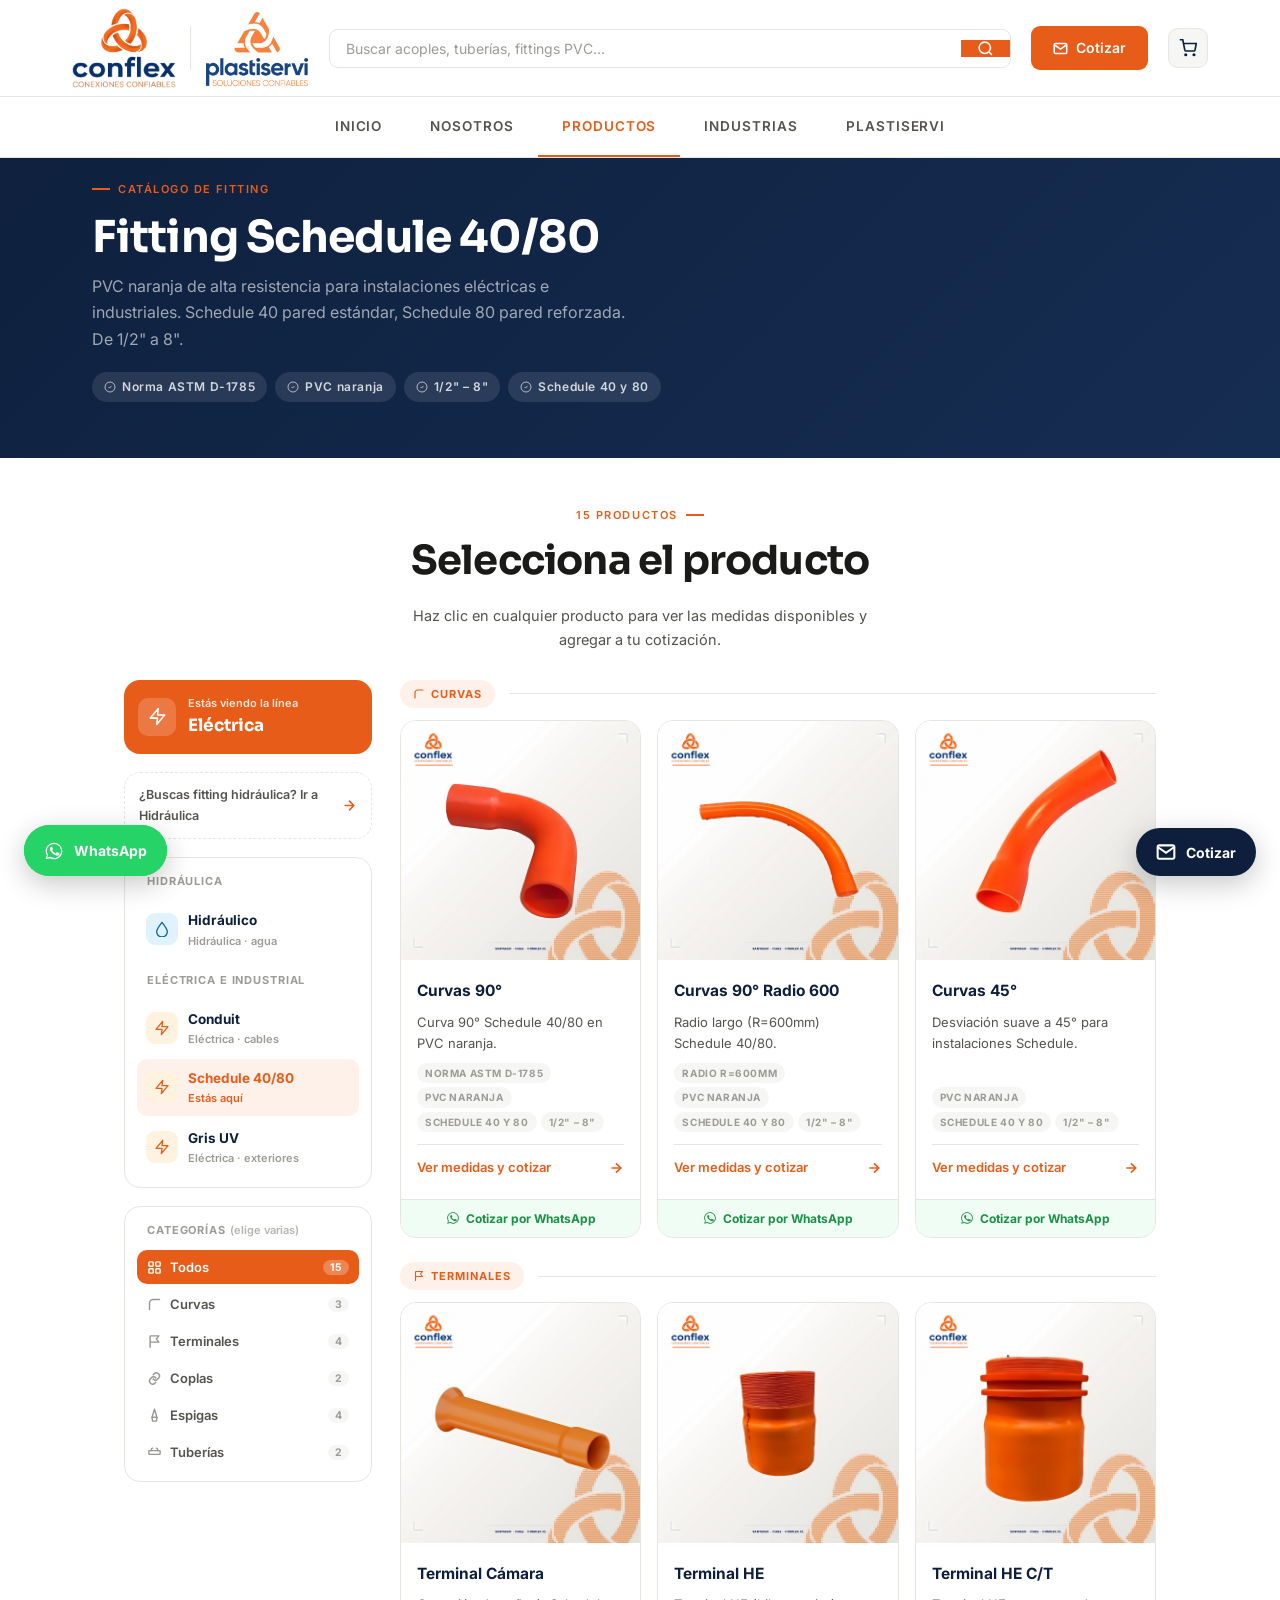
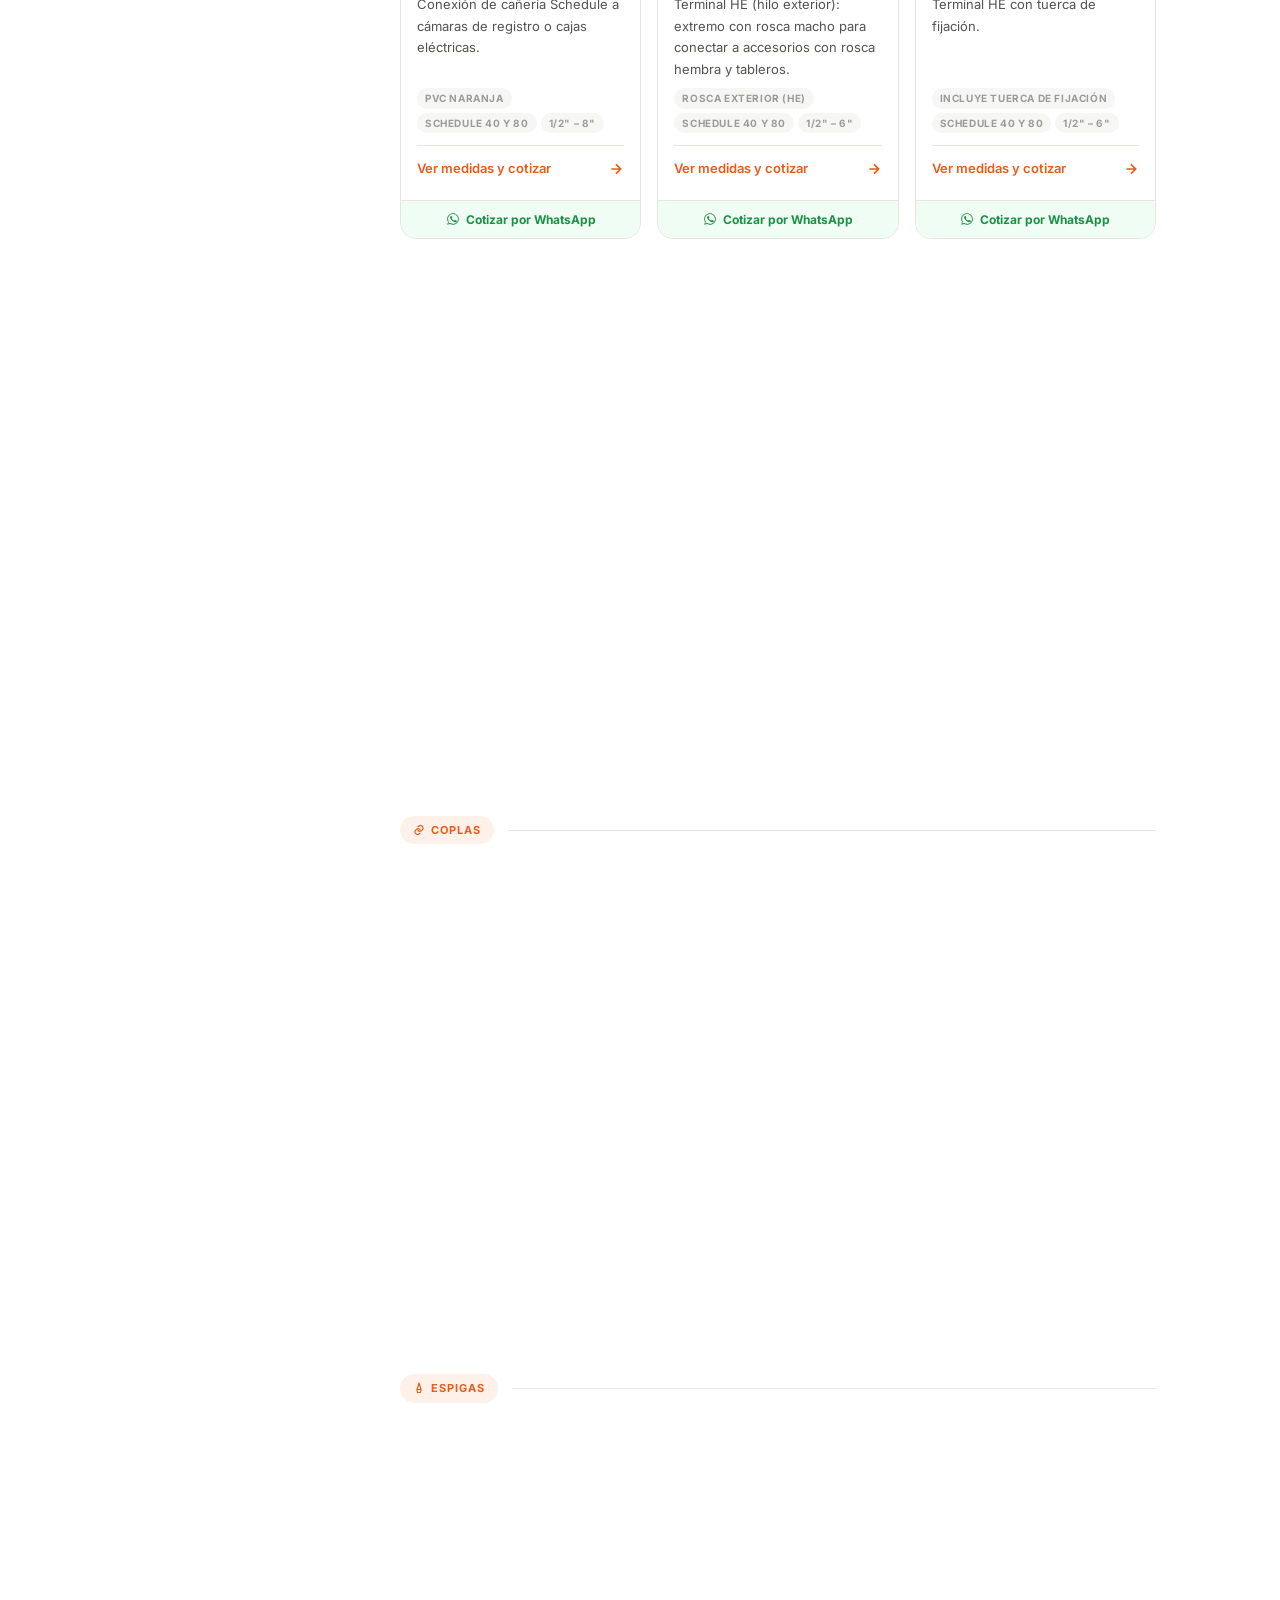
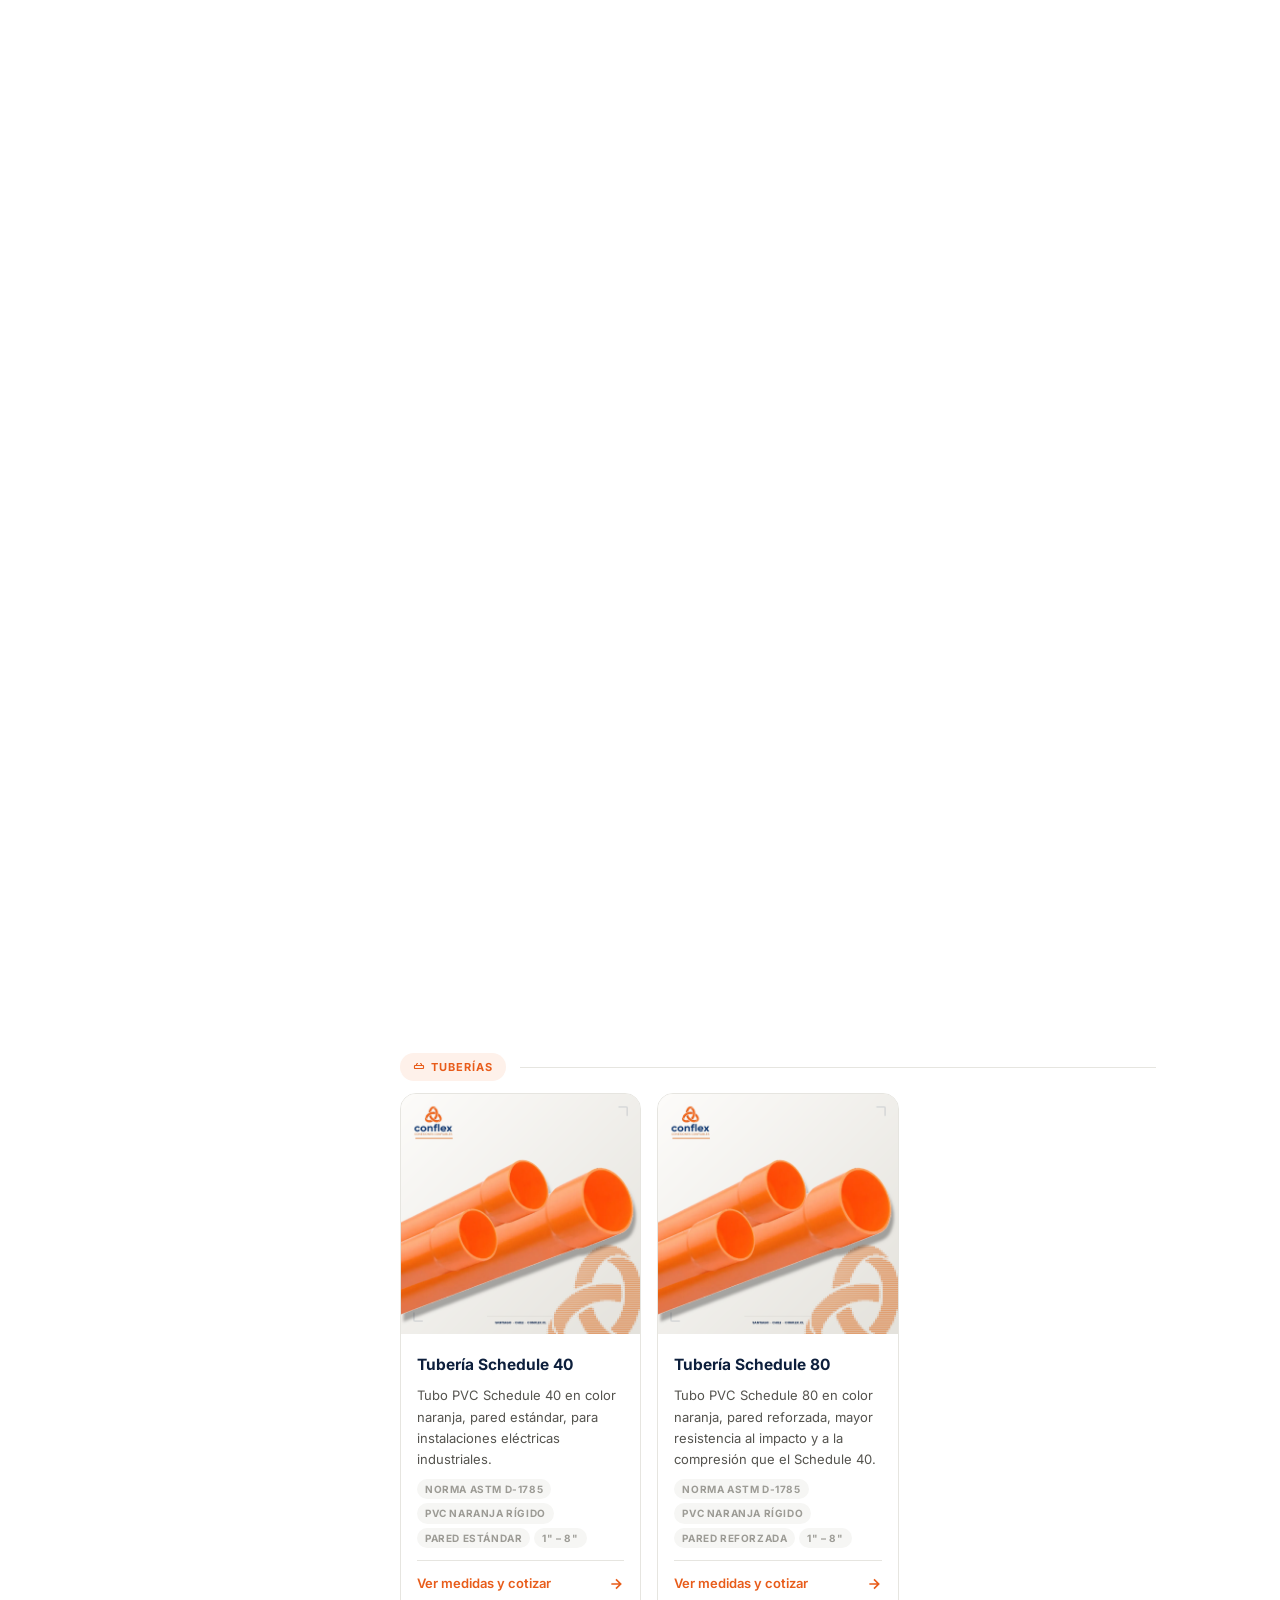
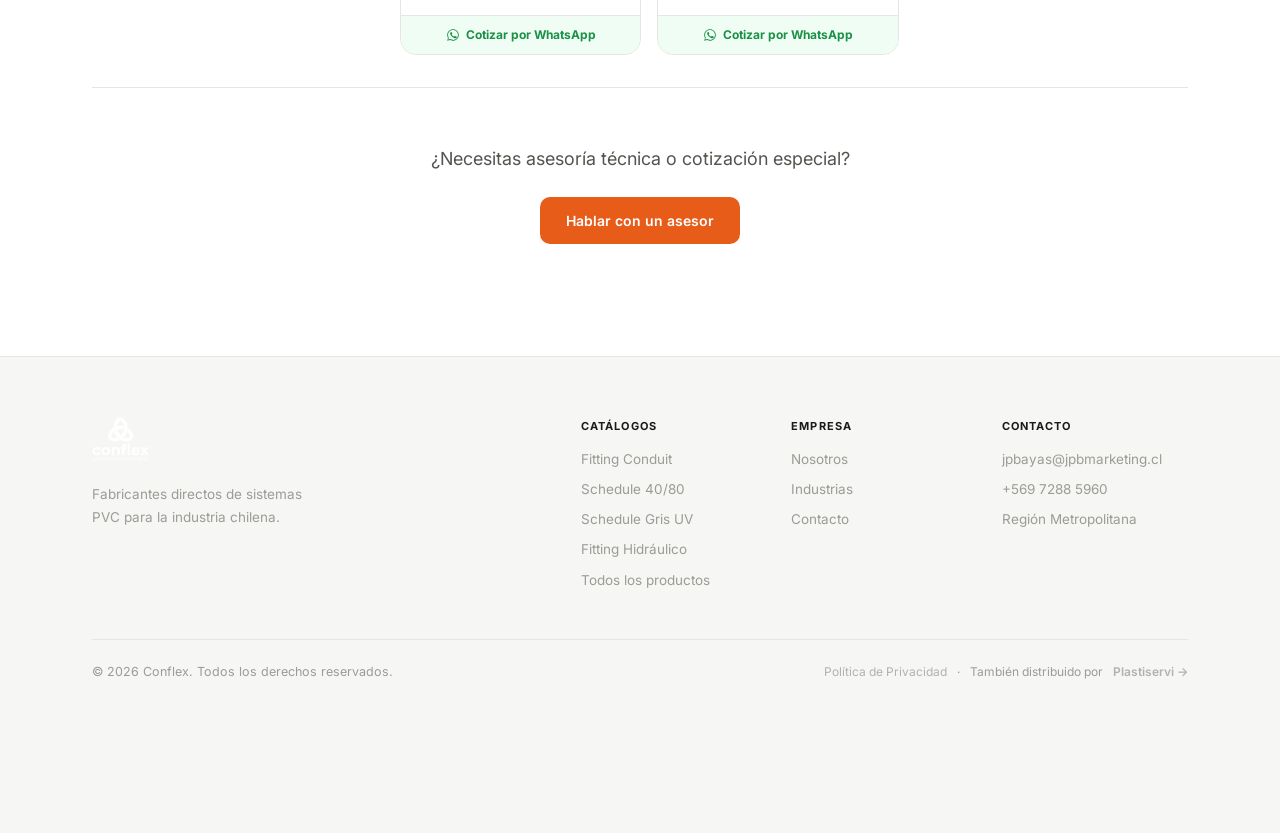
<file: schedule-40-80.html>
<!DOCTYPE html>
<html lang="es">
<head>
  <meta charset="UTF-8" />
  <link rel="icon" type="image/png" sizes="32x32" href="img/favicon-32.png?v=2" />
  <link rel="icon" type="image/x-icon" href="favicon.ico?v=2" />
  <link rel="apple-touch-icon" href="img/favicon.png?v=2" />
  <meta name="viewport" content="width=device-width, initial-scale=1.0" />
  <title>Fitting PVC Schedule 40/80 — Curvas, Coplas, Terminales | Conflex</title>
  <meta name="description" content="Catálogo fitting PVC Schedule 40/80 naranja: curvas 90°, 45°, radio 600, coplas y terminales. 1/2" a 8". Norma ASTM D-1785. Cotiza con selector." />
  <link rel="canonical" href="https://conflex.cl/schedule-40-80.html" />
  <link rel="preconnect" href="https://fonts.googleapis.com" />
  <link rel="preconnect" href="https://fonts.gstatic.com" crossorigin />
  <link href="https://fonts.googleapis.com/css2?family=Inter:wght@300;400;500;600&family=Sora:wght@400;600;700;800&display=swap" rel="stylesheet" />
  <link rel="stylesheet" href="css/style.css?v=24" />
  <!-- Google tag (Google Ads) — cuenta Conflex 135-925-0092 -->
  <script async src="https://www.googletagmanager.com/gtag/js?id=AW-18395458623"></script>
  <script>
    window.dataLayer = window.dataLayer || [];
    function gtag(){dataLayer.push(arguments);}
    gtag('js', new Date());
    gtag('config', 'AW-18395458623');
  </script>
  <style>
    .pl-grid { display: grid; grid-template-columns: repeat(auto-fill, minmax(240px,1fr)); gap: 20px; margin-top: 40px; }
    .pl-card { background: #fff; border: 1.5px solid var(--border); border-radius: var(--r-lg); overflow: hidden; text-decoration: none; display: flex; flex-direction: column; transition: border-color .2s, box-shadow .2s, transform .2s; }
    .pl-card:hover { border-color: rgba(232,92,26,.35); box-shadow: 0 8px 28px rgba(0,0,0,.09); transform: translateY(-3px); }
    .pl-photo { aspect-ratio: 1; width: 100%; position: relative; background: linear-gradient(135deg,#f4f2ee 0%,#eceae3 100%); overflow: hidden; }
    .pl-photo img { width: 100%; height: 100%; object-fit: contain; display: block; transition: transform .5s; }
    .pl-card:hover .pl-photo img { transform: scale(1.05); }
    .pl-photo-ph { position: absolute; inset: 0; display: none; flex-direction: column; align-items: center; justify-content: center; gap: 8px; }
    .pl-photo-ph svg { width: 40px; height: 40px; opacity: .18; }
    .pl-photo-ph span { font-size: 11px; color: var(--text-3); }

    .pl-body { padding: 18px 16px 20px; flex: 1; display: flex; flex-direction: column; gap: 8px; }
    .pl-name { font-size: 15.5px; font-weight: 700; color: var(--navy); }
    .pl-desc { font-size: 13px; color: var(--text-2); line-height: 1.65; flex: 1; }
    .pl-tags { display: flex; flex-wrap: wrap; gap: 4px; }
    .pl-tag { font-size: 10px; font-weight: 700; letter-spacing: .06em; text-transform: uppercase; background: var(--off); color: var(--text-3); padding: 2px 8px; border-radius: 100px; }
    .pl-cta { display: flex; align-items: center; justify-content: space-between; padding-top: 12px; border-top: 1px solid var(--border); margin-top: 4px; }
    .pl-cta span { font-size: 13px; font-weight: 600; color: var(--orange); }
    .pl-cta svg { width: 16px; height: 16px; color: var(--orange); transition: transform .2s; }
    .pl-card:hover .pl-cta svg { transform: translateX(4px); }
  </style>
</head>
<body>

  <header class="nav" id="nav">
    <div class="nav-top">
      <div class="nav-top-inner">
        <div class="logo-group"><a href="index.html" class="logo"><img src="img/logo-conflex-transparent.png" alt="Conflex" class="logo-img" /></a><span class="logo-divider"></span><a href="https://plastiservi.cl" target="_blank" rel="noopener" class="logo-partner" aria-label="Plastiservi"><img src="img/logo-plastiservi.webp" alt="Plastiservi" class="logo-partner-img" /></a></div>
        <form class="nav-search" onsubmit="handleSearch(event)">
          <input type="search" placeholder="Buscar acoples, tuberías, fittings PVC..." class="nav-search-input" />
          <button type="submit" class="nav-search-btn" aria-label="Buscar">
            <svg width="17" height="17" viewBox="0 0 24 24" fill="none" stroke="currentColor" stroke-width="2.3"><circle cx="11" cy="11" r="8"/><line x1="21" y1="21" x2="16.65" y2="16.65"/></svg>
          </button>
        </form>
        <a href="contacto.html" class="nav-cta">
          <svg width="15" height="15" viewBox="0 0 24 24" fill="none" stroke="currentColor" stroke-width="2.5"><path d="M4 4h16c1.1 0 2 .9 2 2v12c0 1.1-.9 2-2 2H4c-1.1 0-2-.9-2-2V6c0-1.1.9-2 2-2z"/><polyline points="22,6 12,13 2,6"/></svg>Cotizar
        </a>
        <a href="cotizacion.html" class="nav-cart-btn" id="nav-cart" aria-label="Ver cotización">
          <svg width="18" height="18" viewBox="0 0 24 24" fill="none" stroke="currentColor" stroke-width="2.2"><circle cx="9" cy="21" r="1"/><circle cx="20" cy="21" r="1"/><path d="M1 1h4l2.68 13.39a2 2 0 0 0 2 1.61h9.72a2 2 0 0 0 2-1.61L23 6H6"/></svg>
          <span class="nav-cart-count" id="cart-count" style="display:none">0</span>
        </a>
        <button class="burger" id="burger" aria-label="Menú"><span></span><span></span><span></span></button>
      </div>
    </div>
    <div class="nav-bottom">
      <div class="nav-bottom-inner">
        <nav class="nav-links">
          <a href="index.html" class="nav-link">Inicio</a>
          <a href="nosotros.html" class="nav-link">Nosotros</a>
          <a href="productos.html" class="nav-link active">Productos</a>
          <a href="industrias.html" class="nav-link">Industrias</a>
        <a href="partner.html" class="nav-link">Plastiservi</a>
        </nav>
      </div>
    </div>
    <div class="nav-drawer" id="drawer">
      <a href="index.html">Inicio</a><a href="nosotros.html">Nosotros</a>
      <a href="productos.html">Productos</a><a href="industrias.html">Industrias</a>
      <a href="partner.html">Plastiservi</a>
      <a href="contacto.html">Cotizar</a>
    </div>
  </header>

  <main>
    <div class="catalog-hero">
      <div class="container">
        <p class="eyebrow">Catálogo de fitting</p>
        <h1>Fitting Schedule 40/80</h1>
        <p class="ch-desc">PVC naranja de alta resistencia para instalaciones eléctricas e industriales. Schedule 40 pared estándar, Schedule 80 pared reforzada. De 1/2&quot; a 8&quot;.</p>
        <div class="ch-tags">
          <span class="ch-tag"><svg viewBox="0 0 24 24" fill="none" stroke="currentColor" stroke-width="2"><path d="M9 12l2 2 4-4"/><circle cx="12" cy="12" r="10"/></svg>Norma ASTM D-1785</span>
          <span class="ch-tag"><svg viewBox="0 0 24 24" fill="none" stroke="currentColor" stroke-width="2"><path d="M9 12l2 2 4-4"/><circle cx="12" cy="12" r="10"/></svg>PVC naranja</span>
          <span class="ch-tag"><svg viewBox="0 0 24 24" fill="none" stroke="currentColor" stroke-width="2"><path d="M9 12l2 2 4-4"/><circle cx="12" cy="12" r="10"/></svg>1/2&quot; – 8&quot;</span>
          <span class="ch-tag"><svg viewBox="0 0 24 24" fill="none" stroke="currentColor" stroke-width="2"><path d="M9 12l2 2 4-4"/><circle cx="12" cy="12" r="10"/></svg>Schedule 40 y 80</span>
        </div>
      </div>
    </div>

    <section class="section" style="padding:48px 0 56px">
      <div class="container">
        <div class="sec-head fade-up" style="margin-bottom:0">
          <p class="eyebrow center">15 productos</p>
          <h2 class="center">Selecciona el producto</h2>
          <p style="text-align:center;color:var(--text-2);font-size:14.5px;max-width:480px;margin:10px auto 0">Haz clic en cualquier producto para ver las medidas disponibles y agregar a tu cotización.</p>
        </div>
      </div>

      <div class="container" style="margin-top:28px">
        <div class="pf-wrap">
          <div class="plf-tabbar" id="filters"></div>
          <main class="pf-main"><div id="product-grid"></div></main>
        </div>

        <div class="section-cta fade-up" style="margin-top:32px">
          <p>¿Necesitas asesoría técnica o cotización especial?</p>
          <a href="contacto.html" class="btn-primary">Hablar con un asesor</a>
        </div>
      </div>
    </section>
  </main>

  <footer class="footer">
    <div class="container">
      <div class="footer-top">
        <div>
          <a href="index.html" style="display:inline-flex;margin-bottom:14px;">
            <img src="img/logo-conflex-transparent.png" alt="Conflex" style="height:44px;filter:brightness(0) invert(1);" />
          </a>
          <p>Fabricantes directos de sistemas PVC para la industria chilena.</p>
        </div>
        <div class="footer-cols">
          <div><h4>Catálogos</h4>
            <a href="conduit.html">Fitting Conduit</a>
            <a href="schedule-40-80.html">Schedule 40/80</a>
            <a href="schedule-gris-uv.html">Schedule Gris UV</a>
            <a href="hidraulico.html">Fitting Hidráulico</a>
            <a href="productos.html">Todos los productos</a>
          </div>
          <div><h4>Empresa</h4>
            <a href="nosotros.html">Nosotros</a><a href="industrias.html">Industrias</a><a href="contacto.html">Contacto</a>
          </div>
          <div><h4>Contacto</h4>
            <a href="mailto:jpbayas@jpbmarketing.cl">jpbayas@jpbmarketing.cl</a>
            <a href="https://wa.me/56972885960?text=Hola%2C%20quiero%20cotizar%20productos%20Conflex">+569 7288 5960</a>
            <span>Región Metropolitana</span>
          </div>
        </div>
      </div>
      <div class="footer-bottom">
        <p>&copy; 2026 Conflex. Todos los derechos reservados.</p>
        <div style="display:flex;align-items:center;gap:10px;font-size:12px;color:var(--text-3)">
          <a href="politica-privacidad.html" style="color:var(--text-3);text-decoration:none;opacity:.75">Política de Privacidad</a>
          <span>·</span>
          <span>También distribuido por</span>
          <a href="https://plastiservi.cl" target="_blank" rel="noopener" style="color:var(--text-3);font-weight:600;text-decoration:none;opacity:.75;transition:opacity .18s" onmouseover="this.style.opacity=1" onmouseout="this.style.opacity='.75'">Plastiservi →</a>
        </div>
      </div>
    </div>
  </footer>

  <script src="js/main.js?v=22"></script>
  <script src="js/products.js?v=19"></script>
  <script>
  document.addEventListener('DOMContentLoaded', () => {
    initCatalogFilters({
      lineSlug: 'schedule-40-80',
      accent: '#e85c1a', accentTint: '#fef1ea',
      gridEl: document.getElementById('product-grid'),
      filtersEl: document.getElementById('filters'),
      groups: [
        { id: 'curvas',     label: 'Curvas',     match: id => id.includes('curvas') },
        { id: 'terminales', label: 'Terminales', match: id => id.includes('terminal-') },
        { id: 'coplas',     label: 'Coplas',      match: id => id.includes('-copla-') },
        { id: 'espigas',    label: 'Espigas',     match: id => id.includes('espiga') },
        { id: 'tuberia',    label: 'Tuberías',   match: id => id.startsWith('sch4080-tubo-') }
      ]
    });
  });
  </script>
<!-- Google Ads: conversion clic WhatsApp -->
<script>
(function(){
  document.addEventListener('click', function(e){
    var a = e.target.closest ? e.target.closest('a[href*="wa.me"]') : null;
    if(a && typeof gtag==='function'){
      gtag('event','conversion',{'send_to':'AW-18395458623/YHScCMe8muccEL_Y0cNE'});
    }
  }, true);
})();
</script>
</body>
</html>
</file>
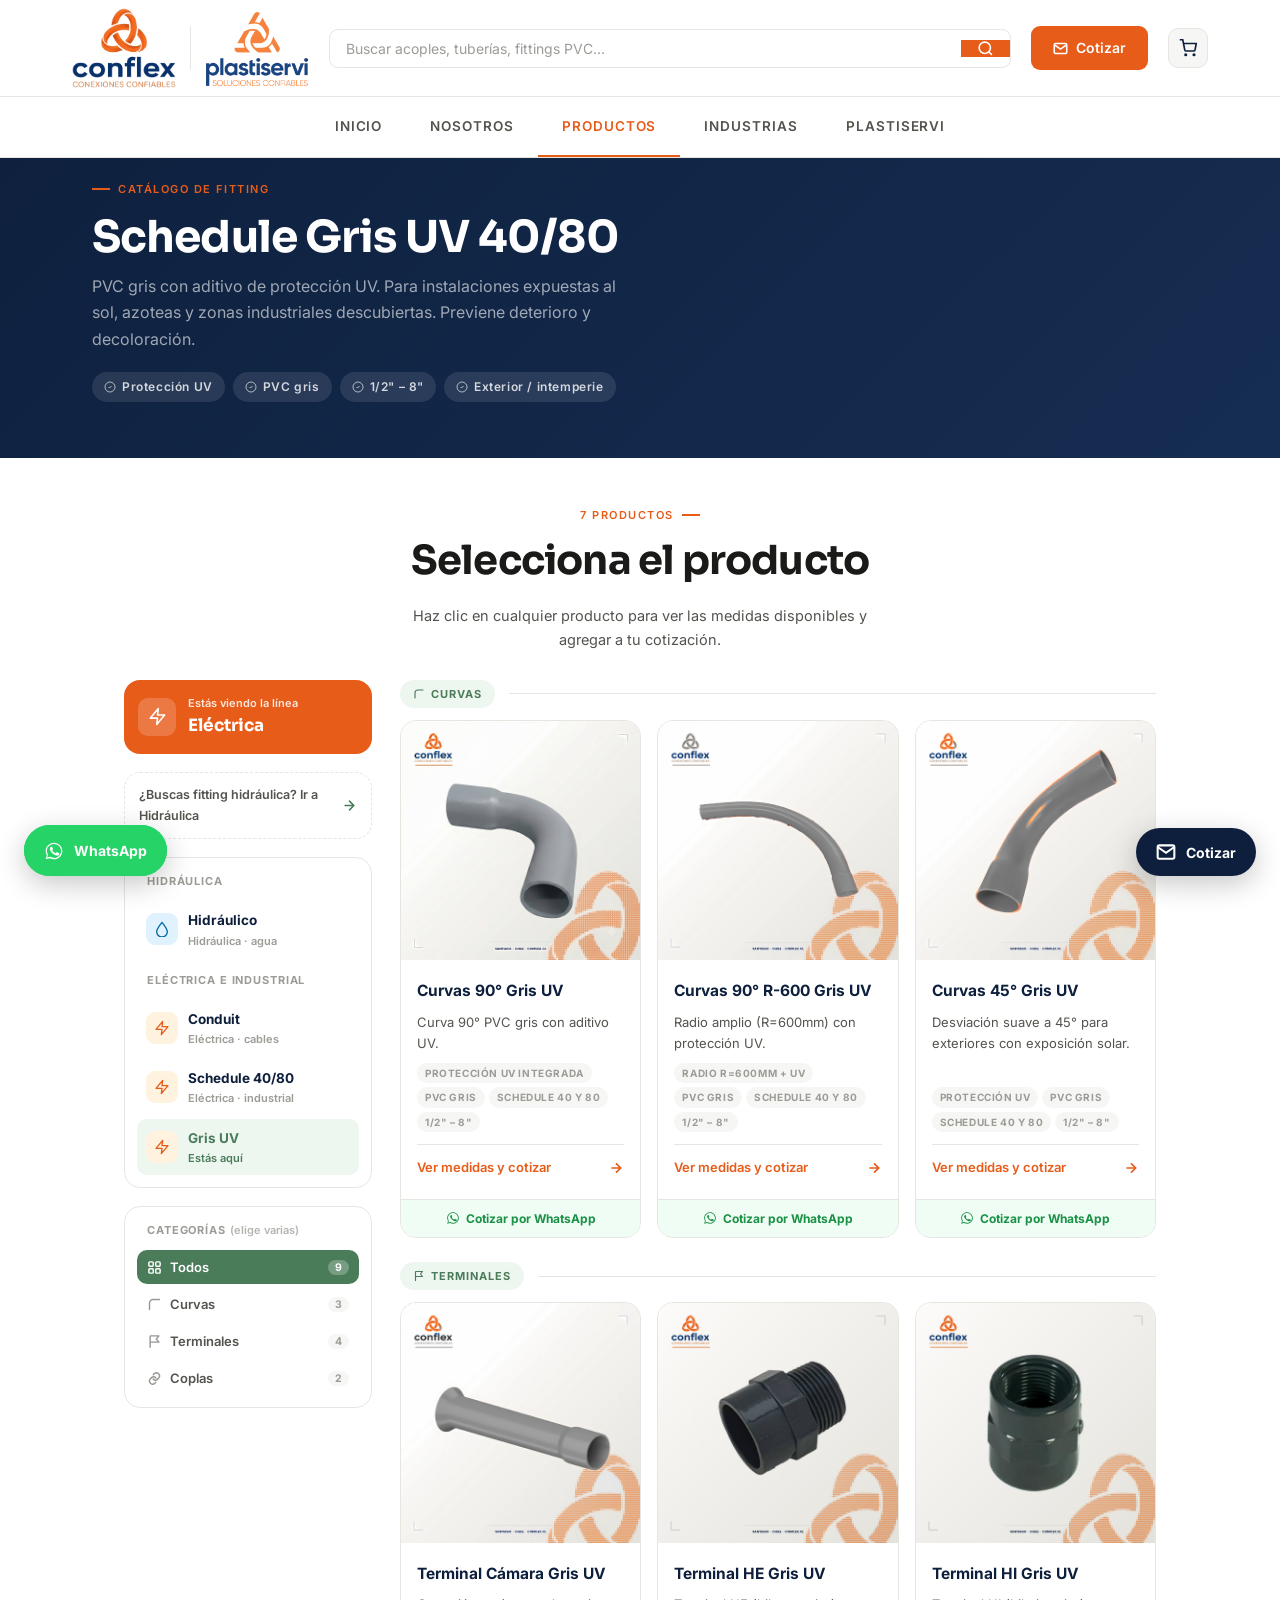
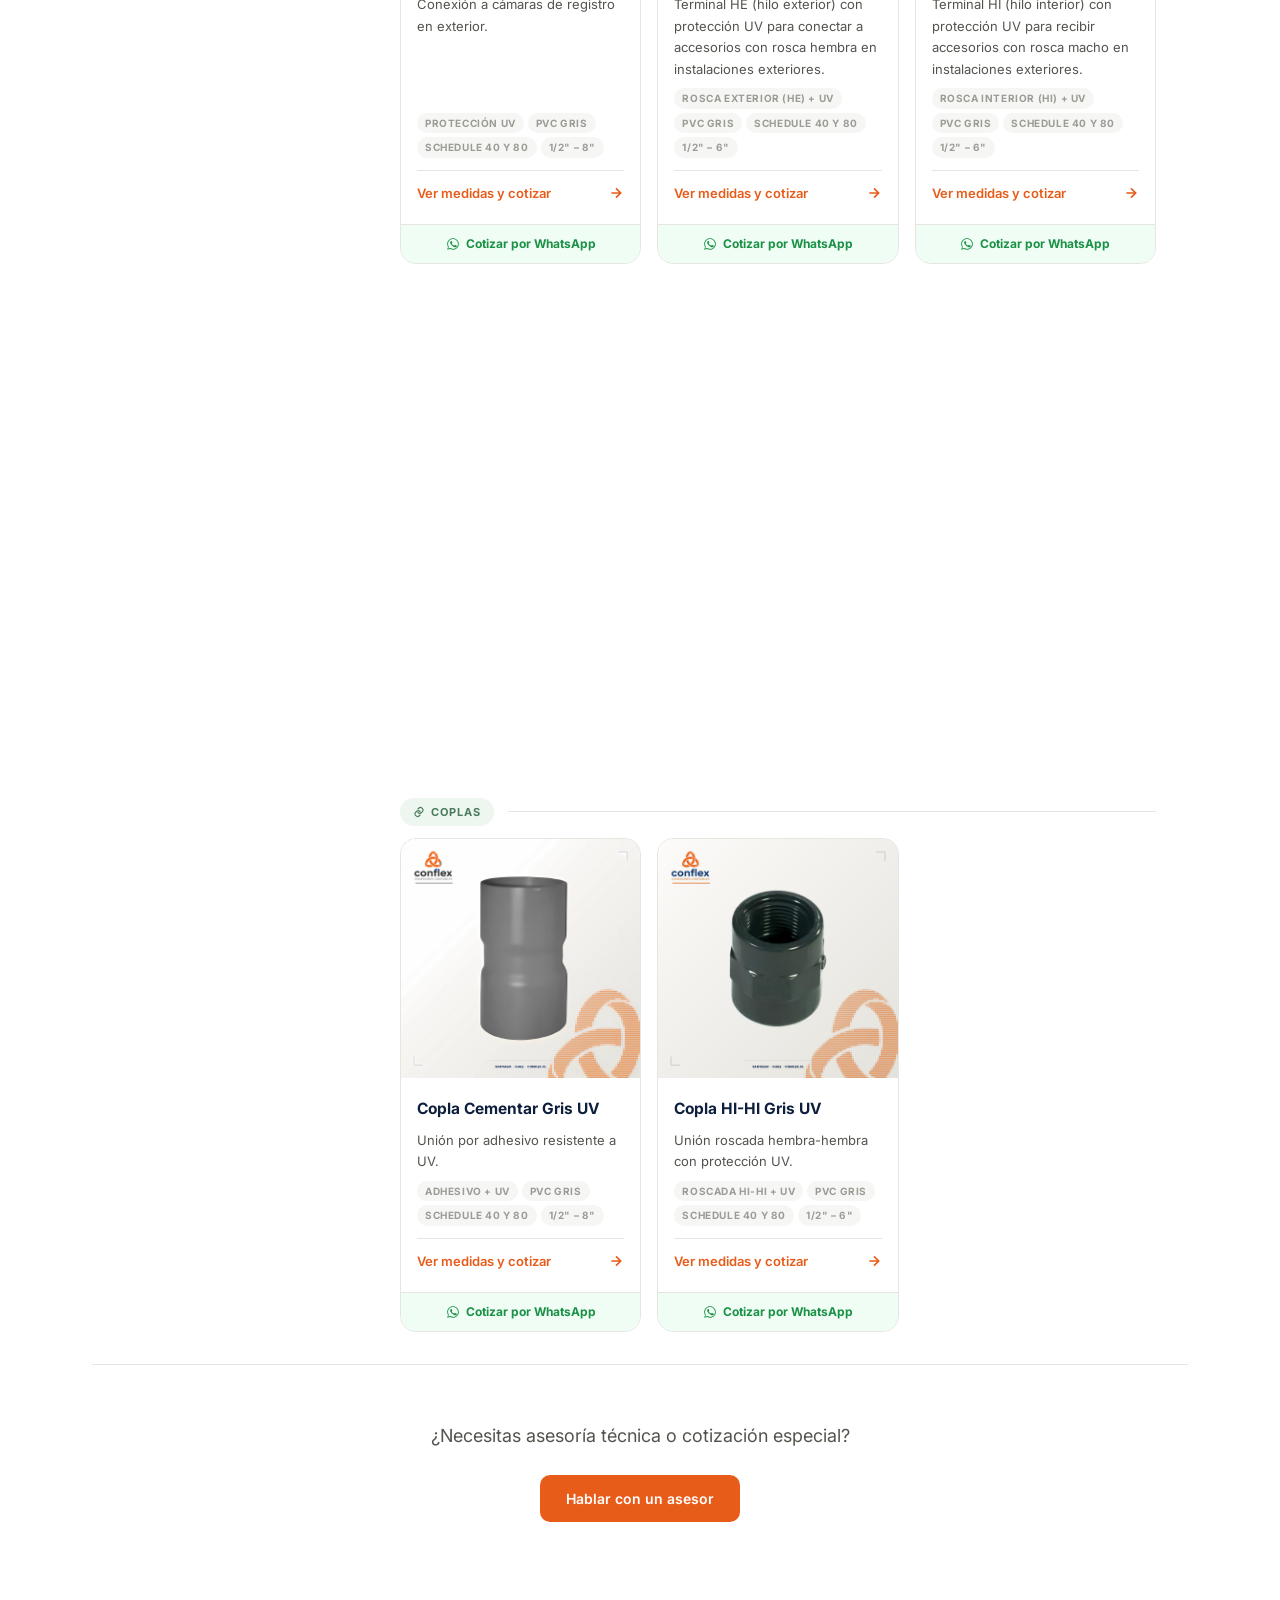
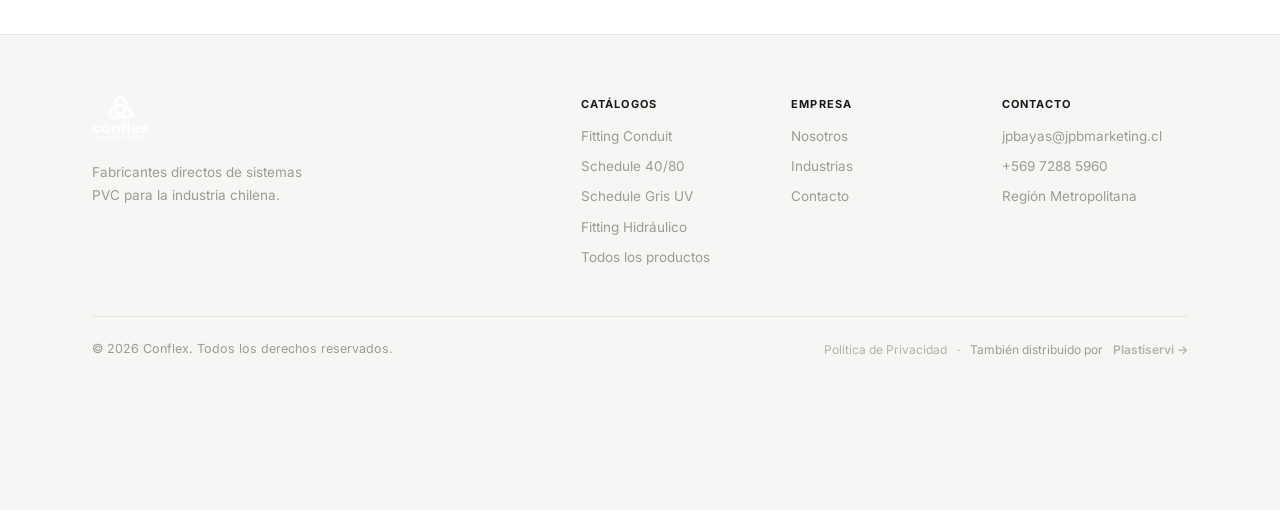
<file: schedule-gris-uv.html>
<!DOCTYPE html>
<html lang="es">
<head>
  <meta charset="UTF-8" />
  <link rel="icon" type="image/png" sizes="32x32" href="img/favicon-32.png?v=2" />
  <link rel="icon" type="image/x-icon" href="favicon.ico?v=2" />
  <link rel="apple-touch-icon" href="img/favicon.png?v=2" />
  <meta name="viewport" content="width=device-width, initial-scale=1.0" />
  <title>Fitting PVC Schedule Gris UV 40/80 — Para Exteriores | Conflex</title>
  <meta name="description" content="Catálogo fitting Schedule Gris UV: protección UV para exteriores e intemperie. 1/2" a 8". Schedule 40 y 80. Cotiza con selector de medidas." />
  <link rel="canonical" href="https://conflex.cl/schedule-gris-uv.html" />
  <link rel="preconnect" href="https://fonts.googleapis.com" />
  <link rel="preconnect" href="https://fonts.gstatic.com" crossorigin />
  <link href="https://fonts.googleapis.com/css2?family=Inter:wght@300;400;500;600&family=Sora:wght@400;600;700;800&display=swap" rel="stylesheet" />
  <link rel="stylesheet" href="css/style.css?v=24" />
  <!-- Google tag (Google Ads) — cuenta Conflex 135-925-0092 -->
  <script async src="https://www.googletagmanager.com/gtag/js?id=AW-18395458623"></script>
  <script>
    window.dataLayer = window.dataLayer || [];
    function gtag(){dataLayer.push(arguments);}
    gtag('js', new Date());
    gtag('config', 'AW-18395458623');
  </script>
  <style>
    .pl-grid { display: grid; grid-template-columns: repeat(auto-fill, minmax(240px,1fr)); gap: 20px; margin-top: 40px; }
    .pl-card { background: #fff; border: 1.5px solid var(--border); border-radius: var(--r-lg); overflow: hidden; text-decoration: none; display: flex; flex-direction: column; transition: border-color .2s, box-shadow .2s, transform .2s; }
    .pl-card:hover { border-color: rgba(232,92,26,.35); box-shadow: 0 8px 28px rgba(0,0,0,.09); transform: translateY(-3px); }
    .pl-photo { aspect-ratio: 1; width: 100%; position: relative; background: linear-gradient(135deg,#f4f2ee 0%,#eceae3 100%); overflow: hidden; }
    .pl-photo img { width: 100%; height: 100%; object-fit: contain; display: block; transition: transform .5s; }
    .pl-card:hover .pl-photo img { transform: scale(1.05); }
    .pl-photo-ph { position: absolute; inset: 0; display: none; flex-direction: column; align-items: center; justify-content: center; gap: 8px; }
    .pl-photo-ph svg { width: 40px; height: 40px; opacity: .18; }
    .pl-photo-ph span { font-size: 11px; color: var(--text-3); }

    .pl-body { padding: 18px 16px 20px; flex: 1; display: flex; flex-direction: column; gap: 8px; }
    .pl-name { font-size: 15.5px; font-weight: 700; color: var(--navy); }
    .pl-desc { font-size: 13px; color: var(--text-2); line-height: 1.65; flex: 1; }
    .pl-tags { display: flex; flex-wrap: wrap; gap: 4px; }
    .pl-tag { font-size: 10px; font-weight: 700; letter-spacing: .06em; text-transform: uppercase; background: var(--off); color: var(--text-3); padding: 2px 8px; border-radius: 100px; }
    .pl-cta { display: flex; align-items: center; justify-content: space-between; padding-top: 12px; border-top: 1px solid var(--border); margin-top: 4px; }
    .pl-cta span { font-size: 13px; font-weight: 600; color: var(--orange); }
    .pl-cta svg { width: 16px; height: 16px; color: var(--orange); transition: transform .2s; }
    .pl-card:hover .pl-cta svg { transform: translateX(4px); }
  </style>
</head>
<body>

  <header class="nav" id="nav">
    <div class="nav-top">
      <div class="nav-top-inner">
        <div class="logo-group"><a href="index.html" class="logo"><img src="img/logo-conflex-transparent.png" alt="Conflex" class="logo-img" /></a><span class="logo-divider"></span><a href="https://plastiservi.cl" target="_blank" rel="noopener" class="logo-partner" aria-label="Plastiservi"><img src="img/logo-plastiservi.webp" alt="Plastiservi" class="logo-partner-img" /></a></div>
        <form class="nav-search" onsubmit="handleSearch(event)">
          <input type="search" placeholder="Buscar acoples, tuberías, fittings PVC..." class="nav-search-input" />
          <button type="submit" class="nav-search-btn" aria-label="Buscar">
            <svg width="17" height="17" viewBox="0 0 24 24" fill="none" stroke="currentColor" stroke-width="2.3"><circle cx="11" cy="11" r="8"/><line x1="21" y1="21" x2="16.65" y2="16.65"/></svg>
          </button>
        </form>
        <a href="contacto.html" class="nav-cta">
          <svg width="15" height="15" viewBox="0 0 24 24" fill="none" stroke="currentColor" stroke-width="2.5"><path d="M4 4h16c1.1 0 2 .9 2 2v12c0 1.1-.9 2-2 2H4c-1.1 0-2-.9-2-2V6c0-1.1.9-2 2-2z"/><polyline points="22,6 12,13 2,6"/></svg>Cotizar
        </a>
        <a href="cotizacion.html" class="nav-cart-btn" id="nav-cart" aria-label="Ver cotización">
          <svg width="18" height="18" viewBox="0 0 24 24" fill="none" stroke="currentColor" stroke-width="2.2"><circle cx="9" cy="21" r="1"/><circle cx="20" cy="21" r="1"/><path d="M1 1h4l2.68 13.39a2 2 0 0 0 2 1.61h9.72a2 2 0 0 0 2-1.61L23 6H6"/></svg>
          <span class="nav-cart-count" id="cart-count" style="display:none">0</span>
        </a>
        <button class="burger" id="burger" aria-label="Menú"><span></span><span></span><span></span></button>
      </div>
    </div>
    <div class="nav-bottom">
      <div class="nav-bottom-inner">
        <nav class="nav-links">
          <a href="index.html" class="nav-link">Inicio</a>
          <a href="nosotros.html" class="nav-link">Nosotros</a>
          <a href="productos.html" class="nav-link active">Productos</a>
          <a href="industrias.html" class="nav-link">Industrias</a>
        <a href="partner.html" class="nav-link">Plastiservi</a>
        </nav>
      </div>
    </div>
    <div class="nav-drawer" id="drawer">
      <a href="index.html">Inicio</a><a href="nosotros.html">Nosotros</a>
      <a href="productos.html">Productos</a><a href="industrias.html">Industrias</a>
      <a href="partner.html">Plastiservi</a>
      <a href="contacto.html">Cotizar</a>
    </div>
  </header>

  <main>
    <div class="catalog-hero">
      <div class="container">
        <p class="eyebrow">Catálogo de fitting</p>
        <h1>Schedule Gris UV 40/80</h1>
        <p class="ch-desc">PVC gris con aditivo de protección UV. Para instalaciones expuestas al sol, azoteas y zonas industriales descubiertas. Previene deterioro y decoloración.</p>
        <div class="ch-tags">
          <span class="ch-tag"><svg viewBox="0 0 24 24" fill="none" stroke="currentColor" stroke-width="2"><path d="M9 12l2 2 4-4"/><circle cx="12" cy="12" r="10"/></svg>Protección UV</span>
          <span class="ch-tag"><svg viewBox="0 0 24 24" fill="none" stroke="currentColor" stroke-width="2"><path d="M9 12l2 2 4-4"/><circle cx="12" cy="12" r="10"/></svg>PVC gris</span>
          <span class="ch-tag"><svg viewBox="0 0 24 24" fill="none" stroke="currentColor" stroke-width="2"><path d="M9 12l2 2 4-4"/><circle cx="12" cy="12" r="10"/></svg>1/2&quot; – 8&quot;</span>
          <span class="ch-tag"><svg viewBox="0 0 24 24" fill="none" stroke="currentColor" stroke-width="2"><path d="M9 12l2 2 4-4"/><circle cx="12" cy="12" r="10"/></svg>Exterior / intemperie</span>
        </div>
      </div>
    </div>

    <section class="section" style="padding:48px 0 56px">
      <div class="container">
        <div class="sec-head fade-up" style="margin-bottom:0">
          <p class="eyebrow center">7 productos</p>
          <h2 class="center">Selecciona el producto</h2>
          <p style="text-align:center;color:var(--text-2);font-size:14.5px;max-width:480px;margin:10px auto 0">Haz clic en cualquier producto para ver las medidas disponibles y agregar a tu cotización.</p>
        </div>
      </div>

      <div class="container" style="margin-top:28px">
        <div class="pf-wrap">
          <div class="plf-tabbar" id="filters"></div>
          <main class="pf-main"><div id="product-grid"></div></main>
        </div>

        <div class="section-cta fade-up" style="margin-top:32px">
          <p>¿Necesitas asesoría técnica o cotización especial?</p>
          <a href="contacto.html" class="btn-primary">Hablar con un asesor</a>
        </div>
      </div>
    </section>
  </main>

  <footer class="footer">
    <div class="container">
      <div class="footer-top">
        <div>
          <a href="index.html" style="display:inline-flex;margin-bottom:14px;">
            <img src="img/logo-conflex-transparent.png" alt="Conflex" style="height:44px;filter:brightness(0) invert(1);" />
          </a>
          <p>Fabricantes directos de sistemas PVC para la industria chilena.</p>
        </div>
        <div class="footer-cols">
          <div><h4>Catálogos</h4>
            <a href="conduit.html">Fitting Conduit</a>
            <a href="schedule-40-80.html">Schedule 40/80</a>
            <a href="schedule-gris-uv.html">Schedule Gris UV</a>
            <a href="hidraulico.html">Fitting Hidráulico</a>
            <a href="productos.html">Todos los productos</a>
          </div>
          <div><h4>Empresa</h4>
            <a href="nosotros.html">Nosotros</a><a href="industrias.html">Industrias</a><a href="contacto.html">Contacto</a>
          </div>
          <div><h4>Contacto</h4>
            <a href="mailto:jpbayas@jpbmarketing.cl">jpbayas@jpbmarketing.cl</a>
            <a href="https://wa.me/56972885960?text=Hola%2C%20quiero%20cotizar%20productos%20Conflex">+569 7288 5960</a>
            <span>Región Metropolitana</span>
          </div>
        </div>
      </div>
      <div class="footer-bottom">
        <p>&copy; 2026 Conflex. Todos los derechos reservados.</p>
        <div style="display:flex;align-items:center;gap:10px;font-size:12px;color:var(--text-3)">
          <a href="politica-privacidad.html" style="color:var(--text-3);text-decoration:none;opacity:.75">Política de Privacidad</a>
          <span>·</span>
          <span>También distribuido por</span>
          <a href="https://plastiservi.cl" target="_blank" rel="noopener" style="color:var(--text-3);font-weight:600;text-decoration:none;opacity:.75;transition:opacity .18s" onmouseover="this.style.opacity=1" onmouseout="this.style.opacity='.75'">Plastiservi →</a>
        </div>
      </div>
    </div>
  </footer>

  <script src="js/main.js?v=22"></script>
  <script src="js/products.js?v=19"></script>
  <script>
  document.addEventListener('DOMContentLoaded', () => {
    initCatalogFilters({
      lineSlug: 'schedule-gris-uv',
      accent: '#4a7c59', accentTint: '#eef6f0',
      gridEl: document.getElementById('product-grid'),
      filtersEl: document.getElementById('filters'),
      groups: [
        { id: 'curvas',     label: 'Curvas',     match: id => id.includes('curvas') },
        { id: 'terminales', label: 'Terminales', match: id => id.includes('terminal-') },
        { id: 'coplas',     label: 'Coplas',      match: id => id.includes('-copla-') }
      ]
    });
  });
  </script>
<!-- Google Ads: conversion clic WhatsApp -->
<script>
(function(){
  document.addEventListener('click', function(e){
    var a = e.target.closest ? e.target.closest('a[href*="wa.me"]') : null;
    if(a && typeof gtag==='function'){
      gtag('event','conversion',{'send_to':'AW-18395458623/YHScCMe8muccEL_Y0cNE'});
    }
  }, true);
})();
</script>
</body>
</html>
</file>
<file: css/style.css>
/* ===========================
   CONFLEX — Corporate Clean
   =========================== */

*, *::before, *::after { box-sizing: border-box; margin: 0; padding: 0; }

:root {
  --white:    #ffffff;
  --off:      #f6f6f4;
  --border:   #e6e5e0;
  --text:     #1a1a18;
  --text-2:   #54534e;
  --text-3:   #9c9b95;
  --orange:   #e85c1a;
  --orange-2: #c44a10;
  --navy:     #0d1f3c;
  --r:        10px;
  --r-lg:     16px;
  --sh:       0 1px 3px rgba(0,0,0,.05), 0 8px 24px rgba(0,0,0,.06);
  --sh-lg:    0 4px 12px rgba(0,0,0,.07), 0 24px 64px rgba(0,0,0,.10);
  --ease:     cubic-bezier(.4,0,.2,1);
}

html { scroll-behavior: smooth; }
body {
  font-family: 'Inter', sans-serif;
  background: var(--white);
  color: var(--text);
  overflow-x: hidden;
  line-height: 1.65;
  -webkit-font-smoothing: antialiased;
}
h1, h2, h3 { font-family: 'Sora', sans-serif; line-height: 1.15; letter-spacing: -0.02em; }
a { text-decoration: none; color: inherit; }
ul { list-style: none; }

.container { max-width: 1160px; margin: 0 auto; padding: 0 32px; }
.section    { padding: 96px 0; }
.bg-off     { background: var(--off); }

/* ===========================
   REVEAL
   =========================== */
.fade-up {
  opacity: 0; transform: translateY(28px);
  transition: opacity .65s var(--ease), transform .65s var(--ease);
  transition-delay: var(--d, 0s);
}
.fade-left {
  opacity: 0; transform: translateX(-32px);
  transition: opacity .75s var(--ease), transform .75s var(--ease);
}
.fade-right {
  opacity: 0; transform: translateX(32px);
  transition: opacity .75s var(--ease), transform .75s var(--ease);
}
.fade-3d {
  opacity: 0;
  transform: perspective(700px) rotateX(14deg) translateY(24px);
  transition: opacity .6s var(--ease), transform .7s cubic-bezier(.16,1,.3,1);
  transition-delay: var(--d, 0s);
}
.in { opacity: 1 !important; transform: none !important; }

/* ===========================
   TYPOGRAPHY
   =========================== */
.eyebrow {
  font-size: 11px; font-weight: 600; letter-spacing: .14em;
  text-transform: uppercase; color: var(--orange); margin-bottom: 14px;
  display: flex; align-items: center; gap: 8px;
}
.eyebrow::before { content: ''; display: block; width: 18px; height: 1.5px; background: var(--orange); flex-shrink: 0; }
.eyebrow.center { justify-content: center; }
.eyebrow.center::before { display: none; }
.eyebrow.center::after  { content: ''; display: block; width: 18px; height: 1.5px; background: var(--orange); flex-shrink: 0; }

h2       { font-size: clamp(26px, 3.2vw, 40px); color: var(--text); margin-bottom: 20px; }
h2.center { text-align: center; }
.body    { font-size: 15.5px; color: var(--text-2); line-height: 1.75; margin-bottom: 14px; max-width: 500px; }
.sec-head { text-align: center; margin-bottom: 52px; }

/* ===========================
   BUTTONS
   =========================== */
.btn-primary, .btn-secondary {
  display: inline-flex; align-items: center; gap: 8px;
  padding: 12px 26px; border-radius: var(--r);
  font-size: 14px; font-weight: 600; cursor: pointer; border: none;
  font-family: 'Inter', sans-serif; transition: all .22s var(--ease);
  white-space: nowrap;
}
.btn-primary  { background: var(--orange); color: #fff; }
.btn-primary:hover  { background: var(--orange-2); transform: translateY(-1px); box-shadow: 0 6px 20px rgba(232,92,26,.3); }
.btn-secondary { background: transparent; color: var(--text); border: 1.5px solid var(--border); }
.btn-secondary:hover { border-color: var(--text); }
.full { width: 100%; justify-content: center; }

/* ===========================
   NAV — two-row, always white
   =========================== */
.nav {
  position: fixed; top: 0; left: 0; right: 0; z-index: 100;
  background: #fff;
  box-shadow: 0 1px 0 var(--border);
}
.nav.scrolled { box-shadow: 0 2px 12px rgba(0,0,0,.08); }

/* Row 1 */
.nav-top { border-bottom: 1px solid var(--border); }
.nav-top-inner {
  max-width: 1200px; margin: 0 auto; padding: 0 32px;
  display: flex; align-items: center; gap: 20px; height: 96px;
  width: 100%;
}
.logo { display: flex; align-items: center; flex-shrink: 0; }
.logo-img { height: 80px; width: auto; object-fit: contain; }

.logo-group { display: flex; align-items: center; gap: 14px; flex-shrink: 0; }
.logo-divider { width: 1px; height: 44px; background: var(--border); flex-shrink: 0; }
.logo-partner { display: flex; align-items: center; flex-shrink: 0; opacity: .9; transition: opacity .18s; }
.logo-partner:hover { opacity: 1; }
.logo-partner-img { height: 80px; width: auto; object-fit: contain; }
@media (max-width: 640px) {
  .logo-divider { height: 32px; }
  .logo-img, .logo-partner-img { height: 44px; }
}

.nav-search {
  flex: 1;
  display: flex; align-items: center;
  border: 1.5px solid var(--border); border-radius: 9px; overflow: hidden;
  transition: border-color .2s;
}
.nav-search:focus-within { border-color: var(--orange); }
.nav-search-input {
  flex: 1; padding: 10px 16px; border: none; outline: none;
  font-size: 14px; color: var(--text); font-family: 'Inter', sans-serif;
  background: transparent;
}
.nav-search-input::placeholder { color: var(--text-3); }
.nav-search-btn {
  padding: 0 16px; height: 100%; border: none; cursor: pointer;
  background: var(--orange); color: #fff; display: flex; align-items: center;
  transition: background .2s;
}
.nav-search-btn:hover { background: var(--orange-2); }

.nav-cta {
  display: flex; align-items: center; gap: 8px;
  padding: 10px 22px; background: var(--orange); color: #fff !important;
  border-radius: 9px; font-size: 14px; font-weight: 600;
  white-space: nowrap; transition: background .2s, transform .15s;
  flex-shrink: 0;
}
.nav-cta:hover { background: var(--orange-2); transform: translateY(-1px); }

.nav-cart-btn {
  position: relative; display: flex; align-items: center; justify-content: center;
  width: 40px; height: 40px; border-radius: 10px; color: var(--navy);
  background: var(--off); border: 1.5px solid var(--border);
  text-decoration: none; flex-shrink: 0;
  transition: background .18s, border-color .18s;
}
.nav-cart-btn:hover { background: #ece9e2; border-color: var(--orange); }
.nav-cart-count {
  position: absolute; top: -6px; right: -6px;
  background: var(--orange); color: #fff;
  font-size: 10px; font-weight: 700; line-height: 1;
  padding: 2px 5px; border-radius: 100px; min-width: 18px; text-align: center;
  border: 1.5px solid #fff;
}

.burger {
  display: none; flex-direction: column; gap: 5px;
  background: none; border: none; cursor: pointer; padding: 6px; margin-left: auto; flex-shrink: 0;
}
.burger span { display: block; width: 21px; height: 1.8px; background: var(--text); border-radius: 2px; }

/* Row 2 */
.nav-bottom { background: #fff; }
.nav-bottom-inner {
  max-width: 1200px; margin: 0 auto; padding: 0 32px;
  display: flex; align-items: center; justify-content: center;
}
.nav-links { display: flex; align-items: center; }
.nav-link {
  font-size: 13.5px; font-weight: 600; color: var(--text-2);
  padding: 18px 24px; display: block;
  border-bottom: 2.5px solid transparent;
  text-transform: uppercase; letter-spacing: .07em;
  transition: color .15s, border-color .15s;
}
.nav-link:hover { color: var(--text); }
.nav-link.active { color: var(--orange); border-bottom-color: var(--orange); }

.partner-logo-img {
  max-width: 140px; height: auto; object-fit: contain;
  filter: brightness(0) invert(1); opacity: .85;
}

/* Mobile drawer */
.nav-drawer {
  display: none; flex-direction: column; gap: 2px;
  background: #fff; border-bottom: 1px solid var(--border); padding: 12px 32px 18px;
}
.nav-drawer a { padding: 10px 12px; font-size: 15px; color: var(--text-2); border-radius: 8px; transition: .2s; }
.nav-drawer a:hover { color: var(--text); background: var(--off); }
.nav-drawer.open { display: flex; }

/* ===========================
   HERO — navy + animación SVG
   =========================== */
.hero {
  background: var(--navy);
  display: flex;
  align-items: center;
  padding: 180px 0 80px;
}
.hero-inner {
  max-width: 1160px; margin: 0 auto; padding: 0 32px;
  width: 100%;
  display: grid; grid-template-columns: 1fr 1fr;
  align-items: center; gap: 60px;
}

.hero-label {
  font-size: 11px; font-weight: 600; letter-spacing: .12em; text-transform: uppercase;
  color: rgba(255,255,255,.4); margin-bottom: 24px;
  display: flex; align-items: center; gap: 8px;
}
.hero-label::before { content: ''; display: block; width: 16px; height: 1px; background: rgba(255,255,255,.25); }

.hero h1 { font-size: clamp(34px, 5vw, 62px); color: #fff; margin-bottom: 22px; font-weight: 700; }
.hero h1 span {
  background: linear-gradient(135deg, #ffb08a, #e85c1a);
  -webkit-background-clip: text; -webkit-text-fill-color: transparent; background-clip: text;
}
.hero-desc { font-size: 16px; color: rgba(255,255,255,.5); line-height: 1.8; margin-bottom: 36px; max-width: 440px; }
.hero-btns { display: flex; gap: 12px; flex-wrap: wrap; }
.hero-btns .btn-secondary { color: rgba(255,255,255,.65); border-color: rgba(255,255,255,.2); }
.hero-btns .btn-secondary:hover { color: #fff; border-color: rgba(255,255,255,.5); background: rgba(255,255,255,.05); }

/* ===========================
   HERO VISUAL — SVG animation
   =========================== */
.hero-visual {
  position: relative;
  height: 100%;
  min-height: 420px;
  align-self: stretch;
}
.hero-img-wrap {
  position: relative;
  height: 100%;
  min-height: 420px;
  border-radius: 20px;
  overflow: hidden;
  background: rgba(255,255,255,.03);
  border: 1px solid rgba(255,255,255,.06);
}
.pv-svg {
  position: absolute; inset: 0;
  width: 100%; height: 100%;
  pointer-events: none;
}
.pv-caption {
  position: absolute; bottom: 12px; left: 0; right: 0;
  text-align: center; font-size: 10px; font-family: 'Inter', sans-serif;
  color: rgba(255,255,255,.2); letter-spacing: .03em; pointer-events: none;
  padding: 0 16px;
}

/* ===========================
   HERO SLIDER
   =========================== */
.hero-slider { position: relative; width: 100%; height: 100%; }
.hero-slide {
  position: absolute; inset: 0;
  opacity: 0;
  transition: opacity .9s ease;
}
.hero-slide.hs-active { opacity: 1; z-index: 1; }
.hero-slide img { width: 100%; height: 100%; object-fit: cover; display: block; }
.hs-overlay {
  position: absolute; inset: 0;
  background: linear-gradient(160deg, rgba(8,18,44,.75) 0%, rgba(8,18,44,.45) 60%, rgba(8,18,44,.18) 100%);
}
.hs-caption {
  position: absolute; bottom: 30px; left: 24px; right: 60px; z-index: 2;
}
.hs-eyebrow {
  display: block; font-size: 10px; font-weight: 700; letter-spacing: .12em;
  text-transform: uppercase; color: var(--orange); margin-bottom: 6px;
}
.hs-title {
  font-size: 17px; font-weight: 700; color: #fff;
  font-family: 'Sora', sans-serif; line-height: 1.4; margin: 0;
}
/* Progress bar al fondo de la slide activa */
.hero-slide::after {
  content: ''; position: absolute; bottom: 0; left: 0;
  width: 0; height: 3px; background: var(--orange); z-index: 3;
}
.hero-slide.hs-active::after { animation: hs-progress 3s linear forwards; }
@keyframes hs-progress { from { width: 0; } to { width: 100%; } }

/* Dots de navegación */
.hero-dots {
  position: absolute; bottom: 16px; left: 50%; transform: translateX(-50%);
  display: flex; gap: 7px; z-index: 10;
}
.hd {
  width: 8px; height: 8px; border-radius: 50%;
  background: rgba(255,255,255,.28); border: none; cursor: pointer; padding: 0;
  transition: background .3s, transform .3s;
}
.hd.hs-active { background: var(--orange); transform: scale(1.3); }

/* Cards flotantes */
.hcard {
  position: absolute;
  display: flex; align-items: center; gap: 12px;
  background: rgba(255,255,255,.1);
  backdrop-filter: blur(16px); -webkit-backdrop-filter: blur(16px);
  border: 1px solid rgba(255,255,255,.18);
  border-radius: 12px; padding: 12px 16px;
  animation: hcard-enter .7s var(--ease) both; z-index: 3;
}
.hcard-1 { top: 24px; right: 24px; animation-delay: 1.9s; }
.hcard-2 { bottom: 24px; left: 24px; animation-delay: 2.1s; }
@keyframes hcard-enter {
  from { opacity: 0; transform: translateY(12px); }
  to   { opacity: 1; transform: translateY(0); }
}
.hcard:hover { background: rgba(255,255,255,.15); transform: translateY(-2px); transition: all .2s; }
.hcard-icon {
  width: 36px; height: 36px; flex-shrink: 0;
  background: rgba(255,255,255,.15); border-radius: 8px;
  display: flex; align-items: center; justify-content: center; color: #fff;
}
.hcard-icon svg { width: 18px; height: 18px; }
.hcard-icon-orange { background: var(--orange); }
.hcard strong { font-size: 13px; font-weight: 700; color: #fff; display: block; }
.hcard span   { font-size: 11px; color: rgba(255,255,255,.55); display: block; margin-top: 1px; }

/* ===========================
   STATS BAR
   =========================== */
.stats-bar {
  padding: 48px 0;
  border-bottom: 1px solid var(--border);
  background: var(--white);
}
.stats-row {
  display: grid;
  grid-template-columns: 1fr auto 1fr auto 1fr auto 1fr;
  align-items: center;
}
.stat { text-align: center; padding: 8px 16px; }
.stat strong { font-family: 'Sora', sans-serif; font-size: 36px; font-weight: 700; color: var(--text); }
.count-sfx   { font-family: 'Sora', sans-serif; font-size: 20px; font-weight: 600; color: var(--orange); }
.stat p      { font-size: 13px; color: var(--text-3); margin-top: 4px; }
.stat-div    { width: 1px; height: 40px; background: var(--border); }

/* ===========================
   NOSOTROS
   =========================== */
.two-col { display: grid; grid-template-columns: 1fr 1fr; gap: 72px; align-items: start; }
.check-list { display: flex; flex-direction: column; gap: 11px; margin-top: 24px; }
.check-list li { font-size: 14.5px; color: var(--text-2); display: flex; align-items: center; gap: 10px; }
.check {
  display: inline-flex; align-items: center; justify-content: center;
  width: 20px; height: 20px; background: #fdf0e8;
  border-radius: 50%; color: var(--orange); font-size: 11px; font-weight: 700; flex-shrink: 0;
}

.nos-cards { display: flex; flex-direction: column; gap: 14px; padding-top: 8px; }
.nos-card {
  background: var(--white); border: 1px solid var(--border);
  border-radius: var(--r-lg); padding: 24px 22px;
  transition: box-shadow .25s var(--ease), transform .25s var(--ease);
}
.nos-card:hover { box-shadow: var(--sh-lg); transform: translateY(-3px); border-color: transparent; }
.nos-card-alt { background: var(--off); }
.nos-num { font-size: 11px; font-weight: 700; letter-spacing: .1em; color: var(--text-3); margin-bottom: 10px; }
.nos-card h3 { font-size: 15px; font-weight: 700; margin-bottom: 6px; font-family: 'Inter', sans-serif; }
.nos-card p  { font-size: 13.5px; color: var(--text-3); line-height: 1.6; }

/* fotos en nosotros */
.nos-photos { display: flex; flex-direction: column; gap: 12px; }
.nos-photo-wrap { border-radius: var(--r-lg); overflow: hidden; flex: 1; }
.nos-photo-wrap img { width: 100%; height: 100%; object-fit: cover; display: block; }
.nos-photo-wrap:first-child { flex: 1.4; min-height: 260px; }
.nos-photo-sm { min-height: 160px; }

/* ===========================
   PRODUCTOS
   =========================== */
.prod-grid { display: grid; grid-template-columns: repeat(2, 1fr); gap: 18px; }
.prod {
  background: var(--white); border: 1px solid var(--border);
  border-radius: var(--r-lg); padding: 26px 22px;
  display: flex; flex-direction: column; gap: 12px;
  transition: box-shadow .25s var(--ease), transform .3s cubic-bezier(.16,1,.3,1), border-color .25s;
  position: relative; overflow: hidden;
  text-decoration: none; color: inherit;
  min-width: 0;
}
.prod h3, .prod p { overflow-wrap: break-word; }
.prod:hover { box-shadow: var(--sh-lg); transform: translateY(-5px); border-color: transparent; }
.prod-hl { background: var(--text); border-color: var(--text); }
.prod-hl:hover { background: #2d2d29; }

.prod-tag {
  position: absolute; top: 14px; right: 14px;
  font-size: 10px; font-weight: 700; letter-spacing: .07em; text-transform: uppercase;
  color: #fff; background: var(--orange); padding: 3px 10px; border-radius: 100px;
}
.prod-ico {
  width: 44px; height: 44px; background: var(--off); border-radius: var(--r);
  display: flex; align-items: center; justify-content: center; color: var(--orange);
}
.prod-hl .prod-ico { background: rgba(255,255,255,.08); color: #ffb08a; }
.prod-ico svg { width: 22px; height: 22px; }
.prod h3 { font-size: 16px; font-weight: 700; font-family: 'Sora', sans-serif; }
.prod-hl h3 { color: #fff; }
.prod p { font-size: 13.5px; color: var(--text-2); line-height: 1.65; }
.prod-hl p { color: rgba(255,255,255,.45); }
.prod ul { display: flex; flex-direction: column; gap: 5px; border-top: 1px solid var(--border); padding-top: 12px; margin-top: 2px; }
.prod-hl ul { border-color: rgba(255,255,255,.1); }
.prod li { font-size: 12.5px; color: var(--text-3); padding-left: 12px; position: relative; }
.prod li::before { content: ''; position: absolute; left: 0; top: 6px; width: 4px; height: 4px; border-radius: 50%; background: var(--orange); }
.prod-hl li { color: rgba(255,255,255,.35); }
.prod-hl li::before { background: #ffb08a; }
.prod > span { font-size: 13px; font-weight: 600; color: var(--orange); margin-top: auto; transition: letter-spacing .2s; }
.prod-hl > span { color: #ffb08a; }
.prod:hover > span { letter-spacing: .03em; }

/* ===========================
   INDUSTRIAS
   =========================== */
.ind-grid { display: grid; grid-template-columns: repeat(3, 1fr); gap: 18px; }
.ind {
  border: 1px solid var(--border); border-radius: var(--r-lg); padding: 28px 22px;
  transition: box-shadow .25s var(--ease), transform .3s cubic-bezier(.16,1,.3,1), border-color .25s;
  position: relative; overflow: hidden;
}
.ind::after {
  content: ''; position: absolute; left: 0; bottom: 0; right: 0; height: 2px;
  background: var(--orange); transform: scaleX(0); transform-origin: left;
  transition: transform .35s var(--ease);
}
.ind:hover { box-shadow: var(--sh); transform: translateY(-3px); border-color: transparent; }
.ind:hover::after { transform: scaleX(1); }
.ind-n  { font-size: 11px; font-weight: 600; letter-spacing: .1em; color: var(--text-3); margin-bottom: 12px; display: block; }
.ind h3 { font-size: 16px; font-weight: 700; margin-bottom: 8px; font-family: 'Sora', sans-serif; }
.ind p  { font-size: 13.5px; color: var(--text-2); line-height: 1.65; }

/* ===========================
   PARTNER
   =========================== */
.partner-section { background: var(--white); }
.partner-wrap {
  display: grid; grid-template-columns: 1fr 1fr; gap: 72px; align-items: center;
  background: var(--navy); border-radius: 24px; padding: 64px 60px;
}
.partner-left .eyebrow { color: rgba(255,255,255,.4); }
.partner-left .eyebrow::before { background: rgba(255,255,255,.25); }
.partner-left h2 { color: #fff; }
.partner-left h2 strong { color: #ffb08a; font-weight: 700; }
.partner-left .body { color: rgba(255,255,255,.5); max-width: 100%; }
.partner-items { display: flex; flex-direction: column; gap: 10px; margin: 22px 0 32px; }
.pi { display: flex; align-items: center; gap: 10px; font-size: 14.5px; color: rgba(255,255,255,.7); }
.pi-dot { width: 5px; height: 5px; border-radius: 50%; background: var(--orange); flex-shrink: 0; }
.partner-left .btn-primary { background: #fff; color: var(--text); }
.partner-left .btn-primary:hover { background: var(--off); box-shadow: 0 6px 20px rgba(0,0,0,.18); }

.partner-right { display: flex; justify-content: center; }
.partner-badge {
  position: relative; width: 200px; height: 200px;
  display: flex; align-items: center; justify-content: center;
}
.pb-ring {
  position: absolute; inset: 0; border-radius: 50%;
  border: 1px solid rgba(255,255,255,.1);
  animation: pb-spin 20s linear infinite;
}
.pb-ring::before {
  content: '';
  position: absolute; width: 10px; height: 10px; border-radius: 50%;
  background: var(--orange); top: -5px; left: 50%; margin-left: -5px;
  box-shadow: 0 0 10px rgba(232,92,26,.8);
}
@keyframes pb-spin { from { transform: rotate(0deg); } to { transform: rotate(360deg); } }
.pb-inner { text-align: center; z-index: 1; }
.pb-small { font-size: 11px; letter-spacing: .1em; text-transform: uppercase; color: rgba(255,255,255,.35); margin-bottom: 6px; }
.pb-brand { font-family: 'Sora', sans-serif; font-size: 24px; font-weight: 700; color: #fff; }
.pb-sub   { font-size: 13px; color: rgba(255,255,255,.3); margin-top: 4px; }

/* ===========================
   CONTACTO
   =========================== */
.contacto-wrap { display: grid; grid-template-columns: 1fr 1.4fr; gap: 72px; align-items: start; }
.c-info .body { margin-bottom: 28px; }
.c-links { display: flex; flex-direction: column; gap: 12px; }
.c-link {
  display: flex; align-items: center; gap: 12px;
  font-size: 14.5px; color: var(--text-2);
  padding: 12px 14px; border: 1px solid var(--border); border-radius: var(--r); transition: .2s;
}
.c-link svg { width: 18px; height: 18px; color: var(--orange); flex-shrink: 0; }
.c-link:hover { border-color: var(--text); color: var(--text); background: var(--off); }

.c-form {
  background: var(--white); border: 1px solid var(--border);
  border-radius: var(--r-lg); padding: 32px;
  box-shadow: var(--sh);
  display: flex; flex-direction: column; gap: 16px;
}
.cf-row { display: grid; grid-template-columns: 1fr 1fr; gap: 14px; }
.cf-f { display: flex; flex-direction: column; gap: 6px; }
.cf-f label { font-size: 13px; font-weight: 600; color: var(--text-2); }
.cf-f input, .cf-f textarea {
  background: var(--off); border: 1.5px solid var(--border);
  border-radius: var(--r); padding: 10px 14px;
  font-size: 14px; color: var(--text); font-family: 'Inter', sans-serif;
  transition: .2s; resize: vertical; outline: none;
}
.cf-f input::placeholder, .cf-f textarea::placeholder { color: var(--text-3); }
.cf-f input:focus, .cf-f textarea:focus {
  border-color: var(--orange);
  background: #fff;
  box-shadow: 0 0 0 3px rgba(232,92,26,.07);
}
.form-ok {
  text-align: center; padding: 13px;
  background: #edf7f2; border: 1px solid #bce0cf;
  border-radius: var(--r); font-size: 14px; color: #1a6640; font-weight: 500;
}

/* ===========================
   EQUIPO / FOTOS
   =========================== */
.team-photos {
  display: grid; grid-template-columns: 1fr 1fr; gap: 20px; margin-top: 12px;
}
.team-photo-wrap {
  border-radius: var(--r-lg); overflow: hidden; position: relative; background: var(--border);
}
.team-photo-wrap img {
  width: 100%; height: 340px; object-fit: cover; display: block;
  transition: transform .5s var(--ease);
}
.team-photo-wrap:hover img { transform: scale(1.03); }
.photo-caption {
  position: absolute; bottom: 0; left: 0; right: 0; padding: 14px 18px;
  background: linear-gradient(to top, rgba(0,0,0,.55), transparent);
  color: rgba(255,255,255,.85); font-size: 13px; font-weight: 500;
}

/* ===========================
   VIDEO
   =========================== */
.video-section { background: var(--navy); }
.video-section .eyebrow { color: rgba(255,255,255,.4); }
.video-section .eyebrow::before { background: rgba(255,255,255,.3); }
.video-section h2 { color: #fff; }
.video-section .body { color: rgba(255,255,255,.5); }

.video-wrap {
  display: grid; grid-template-columns: 1fr 1.6fr; gap: 64px; align-items: center;
}
/* video player */
.video-player {
  position: relative; border-radius: var(--r-lg); overflow: hidden;
  box-shadow: 0 24px 80px rgba(0,0,0,.45); aspect-ratio: 16/9;
}
.vp-thumb {
  position: absolute; inset: 0; cursor: pointer;
}
.vp-thumb img {
  width: 100%; height: 100%; object-fit: cover; display: block;
  transition: transform .4s var(--ease), filter .4s; filter: brightness(.82);
}
.vp-thumb:hover img { transform: scale(1.03); filter: brightness(.65); }
.vp-play {
  position: absolute; top: 50%; left: 50%;
  transform: translate(-50%, -50%);
  transition: transform .25s var(--ease);
  pointer-events: none;
}
.vp-play svg { width: 80px; height: 80px; }
.vp-thumb:hover .vp-play { transform: translate(-50%, -50%) scale(1.08); }
.vp-label {
  position: absolute; bottom: 16px; right: 16px;
  background: rgba(0,0,0,.55); color: #fff;
  font-size: 12px; font-weight: 600; padding: 5px 14px; border-radius: 100px;
  backdrop-filter: blur(4px); pointer-events: none;
}
.vp-iframe {
  position: absolute; inset: 0;
}
.vp-iframe iframe {
  width: 100%; height: 100%; border: none; display: block;
}

/* ===========================
   CLIENTES
   =========================== */
.clientes-section {
  position: relative;
  background:
    radial-gradient(circle at 16px 16px, rgba(232,92,26,.07) 1.5px, transparent 1.5px),
    linear-gradient(180deg, var(--off) 0%, #fff 100%);
  background-size: 32px 32px, 100% 100%;
}
.marquee-wrap { display: flex; flex-direction: column; gap: 14px; margin-top: 28px; }
.marquee-row { overflow: hidden; position: relative; }
.marquee-track {
  display: flex; align-items: center; gap: 16px; width: max-content;
  animation: marquee-left var(--dur, 14s) linear infinite;
  animation-play-state: paused;
  -webkit-backface-visibility: hidden; backface-visibility: hidden;
  -webkit-transform: translate3d(0,0,0); transform: translate3d(0,0,0);
}
.marquee-wrap.in .marquee-track { animation-play-state: running; }
@keyframes marquee-left {
  from { -webkit-transform: translate3d(0,0,0);    transform: translate3d(0,0,0); }
  to   { -webkit-transform: translate3d(-50%,0,0); transform: translate3d(-50%,0,0); }
}
.logo-item {
  display: flex; align-items: center; justify-content: center;
  padding: 18px 30px;
  flex: 0 0 168px;
  background: #fff;
  border: 1px solid var(--border);
  border-radius: 14px;
}
.logo-item img {
  max-height: 56px; max-width: 130px; width: auto; height: auto;
  object-fit: contain;
}

/* ===========================
   CERTIFICACIONES
   =========================== */
.certs-wrap {
  display: grid; grid-template-columns: 1fr 1fr; gap: 80px; align-items: center;
}
.certs-logos { display: flex; gap: 24px; }
.cert-item {
  flex: 1; background: var(--off); border: 1px solid var(--border);
  border-radius: var(--r-lg); padding: 32px 24px; text-align: center;
  display: flex; flex-direction: column; gap: 14px; align-items: center;
  transition: box-shadow .25s var(--ease), transform .25s var(--ease), border-color .25s;
}
.cert-item:hover { box-shadow: var(--sh-lg); transform: translateY(-4px); border-color: transparent; }
.cert-ico { width: 140px; height: 64px; display: flex; align-items: center; justify-content: center; }
.cert-ico img { max-width: 140px; max-height: 64px; width: auto; height: auto; object-fit: contain; }
.cert-item strong { font-size: 18px; font-family: 'Sora', sans-serif; font-weight: 700; color: #1e40af; }
.cert-item p { font-size: 13px; color: var(--text-3); font-weight: 500; }

/* ===========================
   FOOTER
   =========================== */
.footer { background: var(--off); border-top: 1px solid var(--border); padding: 60px 0 150px; }
.footer-top { display: grid; grid-template-columns: 1.4fr 2fr; gap: 64px; margin-bottom: 48px; }
.footer-top > div:first-child .logo { margin-bottom: 14px; pointer-events: none; }
.footer-top > div:first-child p { font-size: 13.5px; color: var(--text-3); line-height: 1.7; max-width: 240px; margin-top: 8px; }
.footer-cols { display: grid; grid-template-columns: repeat(3, 1fr); gap: 24px; }
.footer-cols > div { display: flex; flex-direction: column; gap: 8px; }
.footer-cols h4 { font-size: 11px; font-weight: 700; letter-spacing: .1em; text-transform: uppercase; color: var(--text); margin-bottom: 4px; }
.footer-cols a, .footer-cols span { font-size: 13.5px; color: var(--text-3); transition: .15s; }
.footer-cols a:hover { color: var(--text); }
.footer-bottom {
  border-top: 1px solid var(--border); padding-top: 22px;
  display: flex; align-items: center; justify-content: space-between; flex-wrap: wrap; gap: 6px;
}
.footer-bottom p { font-size: 12.5px; color: var(--text-3); }
.footer-bottom strong { color: var(--orange); font-weight: 600; }

/* ===========================
   RESPONSIVE
   =========================== */
@media (max-width: 1024px) {
  .hero-inner { grid-template-columns: 1fr; }
  .hero-visual { min-height: 280px; margin-top: 32px; }
  .hero-img-wrap { min-height: 280px; }
  .video-wrap { grid-template-columns: 1fr; gap: 36px; }
  .certs-wrap { grid-template-columns: 1fr; gap: 40px; }
  .prod-grid { grid-template-columns: repeat(2, 1fr); }
  .ind-grid { grid-template-columns: repeat(2, 1fr); }
  .partner-wrap { grid-template-columns: 1fr; padding: 44px 36px; gap: 40px; }
  .partner-right { display: none; }
  .footer-top { grid-template-columns: 1fr; gap: 36px; }
}

@media (max-width: 768px) {
  .footer { padding-bottom: 150px; }
  .hero { padding: 124px 0 36px; }
  .hero-label { margin-bottom: 16px; }
  .hero h1 { margin-bottom: 14px; }
  .hero-desc { margin-bottom: 22px; }
  .hero-visual { min-height: 200px; margin-top: 20px; }
  .hero-img-wrap { min-height: 200px; }
  .two-col { grid-template-columns: 1fr; gap: 48px; }
  .nos-cards { display: none; }
  .contacto-wrap { grid-template-columns: 1fr; gap: 40px; }
  .stats-row { grid-template-columns: 1fr 1fr; gap: 0; }
  .stat-div { display: none; }
  .stat { border-bottom: 1px solid var(--border); padding: 16px 8px; display: flex; flex-direction: column; align-items: center; justify-content: center; min-height: 96px; }
  .stat strong { font-size: 26px; line-height: 1.1; }
  .count-sfx { font-size: 15px; }
  .stat p { font-size: 11.5px; margin-top: 6px; }
  .nav-bottom { display: none; }
  .nav-search { display: none; }
  .nav-cta { display: none; }
  .burger { display: flex; }
}

@media (max-width: 600px) {
  .section { padding: 64px 0; }
  .team-photos { grid-template-columns: 1fr; }
  .logo-item { flex: 0 0 124px; padding: 14px 16px; border-radius: 12px; }
  .logo-item img { max-height: 42px; max-width: 96px; }
  .marquee-track { gap: 10px; }
  .marquee-wrap { gap: 10px; }
  .certs-logos { flex-direction: column; }
  .video-wrap { gap: 28px; }
  .prod-grid { grid-template-columns: repeat(2, 1fr); gap: 10px; }
  .prod { padding: 16px 14px; gap: 8px; }
  .prod-ico { width: 34px; height: 34px; }
  .prod-ico svg { width: 17px; height: 17px; }
  .prod h3 { font-size: 13.5px; }
  .prod p { font-size: 11.5px; line-height: 1.5; }
  .prod ul { display: none; }
  .prod > span { font-size: 11.5px; }
  .ind-grid { grid-template-columns: 1fr; }
  .footer-cols { grid-template-columns: 1fr 1fr; }
  .c-form { padding: 22px 16px; }
  .cf-row { grid-template-columns: 1fr; }
}

/* ===========================
   PAGE HEADER (subpáginas)
   =========================== */
.page-header {
  background: var(--navy);
  padding: 180px 0 60px;
  text-align: center;
}
.page-header .eyebrow {
  color: rgba(255,255,255,.5);
  justify-content: center;
}
.page-header .eyebrow::before { display: none; }
.page-header .eyebrow::after { content: ''; display: block; width: 18px; height: 1.5px; background: var(--orange); flex-shrink: 0; }
.page-header h1 { color: #fff; font-size: clamp(30px, 4.5vw, 52px); margin-bottom: 0; }

/* CTA section */
.section-cta { text-align: center; padding: 56px 0; border-top: 1px solid var(--border); margin-top: 48px; }
.section-cta p { font-size: 18px; color: var(--text-2); margin-bottom: 24px; }

/* ===========================
   EXPLORE GRID (home)
   =========================== */
.explore-grid {
  display: grid;
  grid-template-columns: repeat(5, 1fr);
  gap: 16px;
}
.explore-card {
  display: flex; flex-direction: column;
  padding: 28px 22px; border-radius: var(--r-lg);
  border: 1.5px solid var(--border);
  background: var(--white);
  transition: border-color .2s, box-shadow .2s, transform .2s;
  color: inherit;
}
.explore-card:hover {
  border-color: var(--orange);
  box-shadow: var(--sh-lg);
  transform: translateY(-4px);
}
.explore-card-cta { background: var(--navy); border-color: var(--navy); }
.explore-card-cta h3, .explore-card-cta p, .explore-card-cta .explore-link { color: #fff; }
.explore-card-cta .explore-ico { color: rgba(255,255,255,.7); }
.explore-card-cta:hover { border-color: var(--orange); background: var(--navy); }

.explore-ico {
  width: 44px; height: 44px; margin-bottom: 16px;
  color: var(--orange);
}
.explore-ico svg { width: 100%; height: 100%; }
.explore-card h3 { font-size: 15px; font-weight: 700; margin-bottom: 8px; font-family: 'Inter', sans-serif; }
.explore-card p  { font-size: 13px; color: var(--text-3); line-height: 1.6; flex: 1; margin-bottom: 16px; }
.explore-link { font-size: 12.5px; font-weight: 600; color: var(--orange); letter-spacing: .03em; }
.explore-card-cta .explore-link { color: rgba(255,255,255,.8); }

@media (max-width: 900px) {
  .explore-grid { grid-template-columns: repeat(3, 1fr); }
}
@media (max-width: 600px) {
  .explore-grid { grid-template-columns: repeat(2, 1fr); }
}

/* ===========================
   HOME — secciones de contenido
   =========================== */
.home-cta { text-align: center; padding: 88px 0; }
.home-cta .eyebrow { justify-content: center; }
.home-cta .eyebrow::before { display: none; }
.home-cta .eyebrow::after { content: ''; display: block; width: 18px; height: 1.5px; background: var(--orange); flex-shrink: 0; }
.home-cta h2 { color: #fff; margin-bottom: 16px; }
.home-cta p  { font-size: 17px; color: rgba(255,255,255,.55); margin-bottom: 36px; max-width: 460px; margin-left: auto; margin-right: auto; }
.btn-white { background: #fff; color: var(--navy); font-size: 15px; padding: 14px 32px; }
.btn-white:hover { background: rgba(255,255,255,.9); transform: translateY(-1px); }
.prod-cta-row { text-align: center; margin-top: 36px; }
.ind-cta-row  { text-align: center; margin-top: 36px; }
.home-fab-right { display: flex; flex-direction: column; justify-content: center; }

/* ===========================
   MODAL FICHA DE PRODUCTO
   =========================== */
.modal-overlay {
  position: fixed; inset: 0; background: rgba(10,18,40,.55);
  backdrop-filter: blur(4px); -webkit-backdrop-filter: blur(4px);
  z-index: 200; opacity: 0; pointer-events: none;
  transition: opacity .3s;
}
.modal-overlay.open { opacity: 1; pointer-events: all; }
.modal-panel {
  position: fixed; right: 0; top: 0; bottom: 0; width: min(520px, 100vw);
  background: #fff; z-index: 201;
  transform: translateX(100%);
  transition: transform .38s cubic-bezier(.16,1,.3,1);
  display: flex; flex-direction: column;
  box-shadow: -12px 0 48px rgba(0,0,0,.18);
}
.modal-overlay.open .modal-panel { transform: translateX(0); }
.modal-head {
  padding: 28px 32px 22px; border-bottom: 1px solid var(--border);
  display: flex; align-items: flex-start; justify-content: space-between; gap: 16px;
  flex-shrink: 0;
}
.modal-head h2 { font-size: 22px; margin-bottom: 0; }
.modal-close {
  width: 36px; height: 36px; border-radius: 50%; background: var(--off);
  border: none; cursor: pointer; display: flex; align-items: center; justify-content: center;
  flex-shrink: 0; transition: background .2s; margin-top: 2px;
}
.modal-close:hover { background: var(--border); }
.modal-close svg { width: 16px; height: 16px; }
.modal-body { flex: 1; overflow-y: auto; padding: 28px 32px; }
.modal-badge {
  display: inline-block; font-size: 10.5px; font-weight: 700; letter-spacing: .1em;
  text-transform: uppercase; padding: 4px 14px; border-radius: 100px; margin-bottom: 20px;
}
.modal-section { margin-bottom: 26px; }
.modal-section h4 {
  font-size: 11px; font-weight: 700; letter-spacing: .12em; text-transform: uppercase;
  color: var(--text-3); margin-bottom: 10px; font-family: 'Inter', sans-serif;
}
.modal-section p { font-size: 14.5px; color: var(--text-2); line-height: 1.75; }
.modal-section ul { display: flex; flex-direction: column; gap: 8px; }
.modal-section li {
  font-size: 14px; color: var(--text-2); padding-left: 18px;
  position: relative; line-height: 1.6;
}
.modal-section li::before {
  content: ''; position: absolute; left: 0; top: 7px;
  width: 5px; height: 5px; border-radius: 50%; background: var(--orange);
}
.modal-foot { padding: 20px 32px; border-top: 1px solid var(--border); flex-shrink: 0; }

/* Imagen en tarjeta de producto */
.prod-img {
  margin: -26px -22px 4px -22px;
  height: 185px;
  overflow: hidden;
  border-radius: var(--r-lg) var(--r-lg) 0 0;
  flex-shrink: 0;
  position: relative;
}
.prod-img img {
  width: 100%; height: 100%;
  object-fit: cover;
  transition: transform .55s cubic-bezier(.16,1,.3,1);
  display: block;
}
.prod:hover .prod-img img { transform: scale(1.07); }
.prod-img::after {
  content: '';
  position: absolute; bottom: 0; left: 0; right: 0;
  height: 4px;
  background: var(--sc, transparent);
}
.prod-hl .prod-img::before {
  content: '';
  position: absolute; inset: 0;
  background: rgba(10,10,5,.38);
}

/* Color strip en tarjeta de producto (legacy) */
.prod-strip { height: 3px; border-radius: 2px; margin-bottom: 16px; margin-left: -22px; margin-right: -22px; margin-top: -26px; border-radius: var(--r-lg) var(--r-lg) 0 0; }
.prod-detail-btn {
  display: inline-flex; align-items: center; gap: 6px;
  font-size: 13px; font-weight: 600; color: var(--orange);
  background: none; border: none; cursor: pointer; padding: 0; margin-top: auto;
  font-family: 'Inter', sans-serif; transition: gap .2s;
}
.prod-detail-btn:hover { gap: 10px; }

/* ===========================
   CATALOG — Selector de medidas
   =========================== */
.catalog-hero {
  background: linear-gradient(135deg, var(--navy) 0%, #162d52 100%);
  padding: 180px 0 56px;
}
.catalog-hero .eyebrow { color: var(--orange); }
.catalog-hero h1 { color: #fff; margin-bottom: 10px; font-size: clamp(28px,4vw,44px); }
.catalog-hero .ch-desc { color: rgba(255,255,255,.6); max-width: 540px; font-size: 16px; margin-top: 0; }
.catalog-hero .ch-tags { display: flex; flex-wrap: wrap; gap: 8px; margin-top: 20px; }
.ch-tag {
  display: inline-flex; align-items: center; gap: 6px;
  font-size: 12px; font-weight: 600; letter-spacing: .05em;
  background: rgba(255,255,255,.1); color: rgba(255,255,255,.8);
  padding: 5px 12px; border-radius: 100px;
}
.ch-tag svg { width: 12px; height: 12px; opacity: .8; }

.catalog-wrap {
  display: grid;
  grid-template-columns: 210px 1fr;
  align-items: start;
  max-width: 1200px;
  margin: 0 auto;
  padding: 0 24px;
}
.catalog-sidebar {
  position: sticky;
  top: 72px;
  padding: 36px 20px 36px 0;
  border-right: 1px solid var(--border);
}
.catalog-sidebar h4 {
  font-size: 10px; font-weight: 700; letter-spacing: .12em;
  text-transform: uppercase; color: var(--text-3); margin-bottom: 10px;
}
.cat-nav-link {
  display: block; padding: 8px 16px 8px 0;
  font-size: 13px; color: var(--text-2);
  text-decoration: none; border-right: 2px solid transparent;
  margin-right: -1px; transition: color .18s, border-color .18s;
}
.cat-nav-link:hover { color: var(--navy); }
.cat-nav-link.cat-active { color: var(--orange); border-right-color: var(--orange); font-weight: 600; }
.catalog-main { padding: 40px 0 80px 44px; min-width: 0; }
.cat-section { margin-bottom: 60px; scroll-margin-top: 88px; }
.cat-section-head { margin-bottom: 24px; padding-bottom: 20px; border-bottom: 1px solid var(--border); }
.cat-section-head h2 { font-size: 22px; margin-bottom: 6px; }
.cat-section-head p  { font-size: 14px; color: var(--text-2); max-width: 580px; line-height: 1.7; }
.cat-cards { display: grid; grid-template-columns: repeat(auto-fill, minmax(268px,1fr)); gap: 18px; }

/* Product card */
.cp-card {
  background: #fff; border: 1.5px solid var(--border);
  border-radius: var(--r-lg); padding: 22px;
  display: flex; flex-direction: column; gap: 18px;
  transition: border-color .2s, box-shadow .2s;
}
.cp-card:hover { border-color: rgba(232,92,26,.25); box-shadow: 0 4px 24px rgba(0,0,0,.07); }
.cp-card-name {
  font-size: 13.5px; font-weight: 700; color: var(--navy);
  display: flex; align-items: center; gap: 8px;
}
.cp-card-badge {
  font-size: 9.5px; font-weight: 700; letter-spacing: .08em;
  text-transform: uppercase; background: var(--off);
  color: var(--text-3); padding: 2px 8px; border-radius: 100px;
}

/* Steps inside card */
.cp-step { display: flex; flex-direction: column; gap: 8px; }
.cp-step-lbl {
  font-size: 9.5px; font-weight: 700; letter-spacing: .1em;
  text-transform: uppercase; color: var(--text-3);
}

/* Type tabs */
.cp-type-tabs { display: flex; border: 1.5px solid var(--border); border-radius: var(--r); overflow: hidden; }
.cp-type-btn {
  flex: 1; padding: 8px 4px; font-size: 12.5px; font-weight: 600;
  background: #fff; border: none; cursor: pointer; color: var(--text-2);
  transition: background .18s, color .18s; font-family: 'Inter', sans-serif;
  border-right: 1.5px solid var(--border);
}
.cp-type-btn:last-child { border-right: none; }
.cp-type-btn:hover { background: var(--off); }
.cp-type-btn.active { background: var(--navy); color: #fff; }

/* Class pills */
.cp-class-pills { display: flex; flex-wrap: wrap; gap: 6px; }
.cp-class-pill {
  padding: 5px 13px; font-size: 12px; font-weight: 700;
  border: 1.5px solid var(--border); border-radius: 100px;
  background: #fff; color: var(--text-2); cursor: pointer;
  transition: all .15s; font-family: 'Inter', sans-serif;
}
.cp-class-pill:hover { border-color: var(--orange); color: var(--orange); }
.cp-class-pill.active { background: var(--orange); border-color: var(--orange); color: #fff; }
.cp-class-pill.hidden { display: none; }

/* Size chips */
.cp-sizes { display: flex; flex-wrap: wrap; gap: 6px; min-height: 30px; }
.cp-size {
  padding: 5px 12px; font-size: 12.5px; font-weight: 500;
  border: 1.5px solid var(--border); border-radius: var(--r);
  background: #fff; color: var(--text-1); cursor: pointer;
  transition: all .15s; font-family: 'Inter', sans-serif;
}
.cp-size:hover { border-color: var(--navy); background: var(--off); color: var(--navy); }
.cp-size.sel { background: var(--navy); border-color: var(--navy); color: #fff; }
.cp-no-sizes { font-size: 12px; color: var(--text-3); font-style: italic; padding: 4px 0; }

/* Summary + action */
.cp-action { margin-top: auto; display: flex; flex-direction: column; gap: 8px; }
.cp-summary {
  font-size: 11.5px; background: var(--off); padding: 8px 11px;
  border-radius: var(--r); color: var(--text-2); display: none;
  line-height: 1.5; border-left: 3px solid var(--orange);
}
.cp-summary.show { display: block; }
.cp-summary strong { color: var(--navy); }
.cp-add-btn {
  width: 100%; padding: 10px; font-size: 13px; font-weight: 600;
  background: var(--orange); color: #fff; border: none; border-radius: var(--r);
  cursor: pointer; transition: background .18s, opacity .18s;
  font-family: 'Inter', sans-serif;
}
.cp-add-btn:disabled { background: var(--border); color: var(--text-3); cursor: not-allowed; }
.cp-add-btn:not(:disabled):hover { background: var(--orange-2); }
.cp-added-msg { font-size: 12px; font-weight: 600; color: #1a9145; text-align: center; display: none; }
.cp-added-msg.show { display: block; }

/* Floating quote bar */
.quote-float {
  position: fixed; bottom: 86px; right: 24px; z-index: 117; display: none;
  animation: qf-in .3s var(--ease) forwards;
}
@keyframes qf-in { from { opacity:0; transform: scale(.8) translateY(10px); } to { opacity:1; transform: none; } }
.quote-float.show { display: block; }
.quote-float-btn {
  display: flex; align-items: center; gap: 10px;
  background: var(--navy); color: #fff; border: none;
  border-radius: 100px; padding: 13px 22px;
  font-size: 14px; font-weight: 600; cursor: pointer;
  font-family: 'Inter', sans-serif;
  box-shadow: 0 6px 28px rgba(13,31,60,.4);
  transition: background .2s, transform .2s;
}
.quote-float-btn:hover { background: var(--orange); transform: translateY(-2px); }
.quote-float-btn svg { width: 17px; height: 17px; }
.qf-count {
  background: var(--orange); border-radius: 100px;
  padding: 2px 8px; font-size: 11.5px; min-width: 22px; text-align: center;
}

/* Quote panel */
.quote-overlay {
  position: fixed; inset: 0; background: rgba(13,31,60,.4);
  backdrop-filter: blur(3px); -webkit-backdrop-filter: blur(3px);
  z-index: 130; opacity: 0; pointer-events: none; transition: opacity .3s;
}
.quote-overlay.open { opacity: 1; pointer-events: all; }
.quote-panel {
  position: fixed; right: 0; top: 0; bottom: 0; width: min(460px,100vw);
  background: #fff; z-index: 131; overflow: hidden;
  transform: translateX(100%); transition: transform .38s cubic-bezier(.16,1,.3,1);
  display: flex; flex-direction: column;
  box-shadow: -12px 0 48px rgba(0,0,0,.18);
}
.quote-overlay.open .quote-panel { transform: translateX(0); }
.qp-head {
  padding: 22px 26px 18px; border-bottom: 1px solid var(--border);
  display: flex; align-items: center; justify-content: space-between; flex-shrink: 0;
}
.qp-head h3 { font-size: 17px; margin: 0; }
.qp-head-meta { font-size: 12px; color: var(--text-3); margin-top: 2px; }
.qp-close {
  width: 32px; height: 32px; border-radius: 50%;
  background: var(--off); border: none; cursor: pointer;
  display: flex; align-items: center; justify-content: center;
  transition: background .2s; flex-shrink: 0;
}
.qp-close:hover { background: var(--border); }
.qp-body { flex: 1; overflow-y: auto; padding: 16px 26px; display: flex; flex-direction: column; gap: 10px; }
.quote-empty { text-align: center; padding: 48px 0; color: var(--text-3); font-size: 13px; line-height: 1.8; }
.qi {
  border: 1px solid var(--border); border-radius: var(--r); padding: 13px 14px;
  display: flex; align-items: center; gap: 10px;
  animation: qi-in .25s var(--ease) forwards;
}
@keyframes qi-in { from { opacity:0; transform: translateX(12px); } to { opacity:1; transform: none; } }
.qi-info { flex: 1; min-width: 0; }
.qi-name { font-size: 12.5px; font-weight: 700; color: var(--navy); margin-bottom: 2px; }
.qi-meta { font-size: 11px; color: var(--text-3); white-space: nowrap; overflow: hidden; text-overflow: ellipsis; }
.qi-controls { display: flex; align-items: center; gap: 5px; flex-shrink: 0; }
.qi-qty-btn {
  width: 25px; height: 25px; border: 1.5px solid var(--border); border-radius: 6px;
  background: #fff; cursor: pointer; font-size: 14px; line-height: 1;
  display: flex; align-items: center; justify-content: center;
  transition: border-color .15s; font-family: 'Inter', sans-serif;
}
.qi-qty-btn:hover { border-color: var(--navy); }
.qi-qty-num { font-size: 13px; font-weight: 700; min-width: 20px; text-align: center; }
.qi-remove { background: none; border: none; cursor: pointer; color: var(--text-3); padding: 2px; margin-left: 2px; transition: color .15s; }
.qi-remove:hover { color: #cc0000; }
.qp-foot {
  padding: 16px 26px 20px; border-top: 1px solid var(--border); flex-shrink: 0;
  display: flex; flex-direction: column; gap: 10px;
}
.qp-total-row { display: flex; justify-content: space-between; align-items: center; font-size: 12.5px; color: var(--text-2); }
.qp-total-row strong { color: var(--navy); font-size: 14px; }
.qp-send-btn {
  width: 100%; padding: 13px; background: var(--orange); color: #fff; border: none;
  border-radius: var(--r); font-size: 14.5px; font-weight: 600; cursor: pointer;
  font-family: 'Inter', sans-serif; transition: background .18s;
  display: flex; align-items: center; justify-content: center; gap: 8px;
}
.qp-send-btn svg { width: 16px; height: 16px; }
.qp-send-btn:hover { background: var(--orange-2); }
.qp-clear-btn {
  background: none; border: none; font-size: 12px; color: var(--text-3);
  cursor: pointer; font-family: 'Inter', sans-serif; text-decoration: underline;
  text-align: center;
}
.qp-clear-btn:hover { color: var(--text-2); }

/* Mobile catalog */
@media (max-width: 900px) {
  .catalog-wrap { grid-template-columns: 1fr; padding: 0 16px; }
  .catalog-sidebar { position: static; border-right: none; padding: 16px 0; display: flex; flex-wrap: wrap; gap: 8px; align-items: center; border-bottom: 1px solid var(--border); }
  .catalog-sidebar h4 { width: 100%; margin-bottom: 2px; }
  .cat-nav-link { padding: 5px 12px; border: 1.5px solid var(--border); border-radius: 100px; font-size: 12px; border-right: 1.5px solid var(--border); margin-right: 0; }
  .cat-nav-link.cat-active { background: var(--navy); color: #fff; border-color: var(--navy); border-right-color: var(--navy); }
  .catalog-main { padding: 24px 0 60px; }
  .cp-card { padding: 18px; }
  .quote-float { bottom: 76px; right: 16px; }
  .quote-float-btn { padding: 12px 18px; font-size: 13px; }
}
@media (max-width: 480px) {
  .cat-cards { grid-template-columns: 1fr; }
}

/* ===========================
   CATALOG FILTER TABS (conduit / schedule / hidraulico)
   barra de pestañas fija + franja de contexto (línea › categoría)
   =========================== */
:root { --plf-accent: var(--orange); --plf-accent-tint: #fef1ea; }
.pf-wrap {
  max-width: 1160px; margin: 0 auto; padding: 0 32px;
  display: grid; grid-template-columns: 248px 1fr; gap: 28px; align-items: start;
}
.pf-main { min-width: 0; }

.pf-side {
  position: sticky; top: 157px; z-index: 20;
  display: flex; flex-direction: column; gap: 18px;
}

.plf-side-title {
  font-size: 11px; font-weight: 700; letter-spacing: .08em; text-transform: uppercase;
  color: var(--text-3); padding: 2px 10px 8px;
}
.plf-side-hint { text-transform: none; font-weight: 600; letter-spacing: normal; color: var(--text-3); opacity: .75; }

.plf-current {
  display: flex; align-items: center; gap: 12px;
  border-radius: var(--r-lg); padding: 14px;
}
.plf-current--hidraulica { background: #0369a1; }
.plf-current--electrica { background: #e85c1a; }
.plf-current-icon {
  width: 38px; height: 38px; border-radius: 10px; flex-shrink: 0; color: #fff;
  background: rgba(255,255,255,.18); display: flex; align-items: center; justify-content: center;
}
.plf-current-icon svg { width: 19px; height: 19px; }
.plf-current-text { display: flex; flex-direction: column; color: #fff; }
.plf-current-label { font-size: 11px; opacity: .85; font-weight: 600; }
.plf-current-name { font-family: 'Sora', sans-serif; font-size: 17px; font-weight: 700; }

.plf-switch {
  display: flex; align-items: center; justify-content: space-between; gap: 10px;
  background: #fff; border: 1.5px dashed var(--border); border-radius: var(--r-lg);
  padding: 12px 14px; text-decoration: none;
  font-size: 12.5px; font-weight: 600; color: var(--text-2);
  transition: background .15s, border-color .15s;
}
.plf-switch:hover { background: var(--off); border-color: var(--plf-accent); }
.plf-switch svg { width: 15px; height: 15px; flex-shrink: 0; color: var(--plf-accent); }

.plf-lineswitch, .plf-tabbar {
  display: flex; flex-direction: column; gap: 3px;
  background: #fff; border: 1.5px solid var(--border); border-radius: var(--r-lg);
  padding: 12px;
}

.plf-line-btn {
  display: flex; align-items: center; gap: 10px;
  padding: 8px 9px; border-radius: 10px; text-decoration: none;
  transition: background .15s;
}
.plf-line-btn:hover { background: var(--off); }
.plf-line-btn.active { background: var(--plf-accent-tint); }
.plf-line-icon {
  width: 32px; height: 32px; border-radius: 9px; flex-shrink: 0;
  display: flex; align-items: center; justify-content: center;
}
.plf-line-icon svg { width: 16px; height: 16px; }
.plf-line-btn--hidraulica .plf-line-icon { background: #e0f2fe; color: #0369a1; }
.plf-line-btn--electrica .plf-line-icon { background: #fff3e0; color: #e85c1a; }
.plf-line-text { display: flex; flex-direction: column; min-width: 0; }
.plf-line-name {
  font-family: 'Inter', sans-serif; font-size: 13.5px; font-weight: 700; color: var(--navy);
  white-space: nowrap; overflow: hidden; text-overflow: ellipsis;
}
.plf-line-type { font-size: 11px; font-weight: 600; color: var(--text-3); }
.plf-line-btn.active .plf-line-name { color: var(--plf-accent); }
.plf-line-btn.active .plf-line-type { color: var(--plf-accent); }

.plf-tab {
  display: flex; align-items: center; gap: 8px; width: 100%;
  font-family: 'Inter', sans-serif; font-size: 13px; font-weight: 600; color: var(--text-2);
  background: none; border: none; border-radius: 10px; cursor: pointer;
  padding: 9px 10px; white-space: nowrap; text-align: left; transition: background .15s, color .15s;
}
.plf-tab:hover { background: var(--off); }
.plf-tab svg { width: 15px; height: 15px; opacity: .6; flex-shrink: 0; }
.plf-tab .plf-tab-count {
  margin-left: auto;
  font-size: 10.5px; font-weight: 700; color: var(--text-3); background: var(--off);
  padding: 1px 7px; border-radius: 100px;
}
.plf-tab.active { background: var(--plf-accent); color: #fff; }
.plf-tab.active svg { opacity: 1; filter: brightness(0) invert(1); }
.plf-tab.active .plf-tab-count { background: rgba(255,255,255,.25); color: #fff; }

.plf-context {
  display: flex; align-items: center; gap: 10px; flex-wrap: wrap;
  background: var(--plf-accent-tint); border-radius: var(--r-lg);
  padding: 14px 20px; margin-bottom: 24px;
}
.plf-context-icon {
  display: inline-flex; align-items: center; justify-content: center;
  width: 30px; height: 30px; border-radius: 50%; background: #fff; color: var(--plf-accent);
  flex-shrink: 0;
}
.plf-context-icon svg { width: 16px; height: 16px; }
.plf-context-text { font-size: 14px; color: var(--text-2); }
.plf-context-text strong { color: var(--navy); font-weight: 700; }
.plf-context-sep { color: var(--plf-accent); font-weight: 700; }
.plf-context-count {
  margin-left: auto; font-size: 12px; font-weight: 700; color: var(--plf-accent);
  background: #fff; padding: 4px 12px; border-radius: 100px; flex-shrink: 0;
}

.plf-group-head { display: flex; align-items: center; gap: 14px; margin-top: 24px; margin-bottom: 12px; }
.plf-group-head:first-child { margin-top: 0; }
.plf-group-tag {
  display: inline-flex; align-items: center; gap: 6px; flex-shrink: 0;
  font-size: 11px; font-weight: 700; letter-spacing: .09em; text-transform: uppercase;
  color: var(--plf-accent); background: var(--plf-accent-tint);
  padding: 5px 13px; border-radius: 100px; white-space: nowrap;
}
.plf-group-line { flex: 1; height: 1px; background: var(--border); }
.plf-group-grid { display: grid; grid-template-columns: repeat(auto-fill, minmax(190px,1fr)); gap: 16px; }

@media (max-width: 900px) {
  .pf-wrap { display: block; padding: 0 16px; }
  .pf-side {
    position: static;
    display: flex; flex-direction: column; gap: 10px;
    margin-bottom: 20px;
  }
  .plf-side-title { display: none; }
  .plf-current { padding: 12px; }
  .plf-switch { font-size: 12px; }
  .plf-lineswitch, .plf-tabbar {
    position: sticky; top: 97px; z-index: 20;
    flex-direction: row; align-items: center; border-radius: 100px;
    overflow-x: auto; -webkit-overflow-scrolling: touch; scrollbar-width: none;
  }
  .plf-lineswitch::-webkit-scrollbar, .plf-tabbar::-webkit-scrollbar { display: none; }
  .plf-line-btn, .plf-tab { flex-shrink: 0; width: auto; }
  .plf-line-type { display: none; }
  .plf-side-hint { display: none; }
  .plf-context { padding: 12px 16px; }
  .plf-context-count { margin-left: 0; }
  .plf-group-grid { grid-template-columns: repeat(auto-fill, minmax(150px,1fr)); gap: 12px; }
}

/* ===========================
   Botones flotantes sitewide (WhatsApp + Cotizar)
   =========================== */
.cfx-fab {
  position: fixed; bottom: 24px; z-index: 118;
  display: flex; align-items: center; gap: 10px;
  border: none; border-radius: 100px; cursor: pointer;
  font-family: 'Inter', sans-serif; font-size: 14px; font-weight: 700;
  padding: 14px 20px; color: #fff;
  box-shadow: 0 8px 28px rgba(0,0,0,.22);
  transition: transform .2s, box-shadow .2s;
  animation: cfx-fab-in .4s var(--ease) forwards;
  text-decoration: none;
}
.cfx-fab:hover { transform: translateY(-3px); box-shadow: 0 12px 32px rgba(0,0,0,.28); }
@keyframes cfx-fab-in { from { opacity: 0; transform: translateY(16px) scale(.9); } to { opacity: 1; transform: none; } }
.cfx-fab svg { width: 20px; height: 20px; flex-shrink: 0; }
.cfx-fab-wa { left: 24px; background: #25d366; }
.cfx-fab-wa-pulse {
  position: absolute; inset: 0; border-radius: 100px; background: #25d366;
  animation: cfx-pulse 2.2s ease-out infinite; z-index: -1;
}
@keyframes cfx-pulse { 0% { opacity: .55; transform: scale(1); } 100% { opacity: 0; transform: scale(1.5); } }
.cfx-fab-wa { position: fixed; }
.cfx-fab-quote { right: 24px; background: var(--navy); }
.cfx-fab-quote:hover { background: var(--orange); }
.cfx-fab-label-full { display: inline; }
.cfx-fab-label-short { display: none; }
@media (max-width: 640px) {
  .cfx-fab { padding: 13px 16px; font-size: 0; gap: 0; }
  .cfx-fab svg { width: 22px; height: 22px; }
  .cfx-fab-label-full, .cfx-fab-label-short { display: none; }
  .cfx-fab-wa, .cfx-fab-quote { bottom: 16px; }
  .cfx-fab-wa { left: 16px; }
  .cfx-fab-quote { right: 16px; }
}

/* Popup de captura de cotización */
.cfx-popup-overlay {
  position: fixed; inset: 0; background: rgba(13,31,60,.55);
  backdrop-filter: blur(4px); -webkit-backdrop-filter: blur(4px);
  z-index: 200; display: flex; align-items: center; justify-content: center;
  padding: 20px; opacity: 0; pointer-events: none; transition: opacity .3s;
}
.cfx-popup-overlay.open { opacity: 1; pointer-events: all; }
.cfx-popup {
  background: #fff; border-radius: var(--r-lg); width: 100%; max-width: 460px;
  max-height: 92vh; overflow-y: auto; position: relative;
  box-shadow: var(--sh-lg);
  transform: scale(.92) translateY(10px); transition: transform .35s var(--ease);
}
.cfx-popup-overlay.open .cfx-popup { transform: none; }
.cfx-popup-close {
  position: absolute; top: 14px; right: 14px; width: 32px; height: 32px;
  border-radius: 50%; background: var(--off); border: none; cursor: pointer;
  display: flex; align-items: center; justify-content: center; z-index: 2;
  transition: background .2s;
}
.cfx-popup-close:hover { background: var(--border); }
.cfx-popup-head {
  background: var(--navy); color: #fff; padding: 26px 28px 20px; border-radius: var(--r-lg) var(--r-lg) 0 0;
}
.cfx-popup-badge {
  display: inline-flex; align-items: center; gap: 6px; background: rgba(232,92,26,.18);
  color: #ff9a5c; font-size: 11px; font-weight: 700; letter-spacing: .04em; text-transform: uppercase;
  padding: 5px 12px; border-radius: 100px; margin-bottom: 12px;
}
.cfx-popup-badge svg { width: 12px; height: 12px; }
.cfx-popup-head h3 { font-size: 21px; margin-bottom: 6px; }
.cfx-popup-head p { font-size: 13px; color: rgba(255,255,255,.72); line-height: 1.5; }
.cfx-popup-body { padding: 22px 28px 26px; display: flex; flex-direction: column; gap: 14px; }
.cfx-popup-row { display: grid; grid-template-columns: 1fr 1fr; gap: 12px; }
.cfx-f { display: flex; flex-direction: column; gap: 6px; }
.cfx-f label { font-size: 12px; font-weight: 600; color: var(--text-2); }
.cfx-f label .req { color: var(--orange); }
.cfx-f input, .cfx-f textarea {
  border: 1.5px solid var(--border); border-radius: var(--r); padding: 11px 13px;
  font-size: 13.5px; font-family: 'Inter', sans-serif; color: var(--text); outline: none;
  transition: border-color .18s; width: 100%;
}
.cfx-f input:focus, .cfx-f textarea:focus { border-color: var(--orange); }
.cfx-trust-mini { display: flex; flex-direction: column; gap: 7px; padding: 12px 14px; background: var(--off); border-radius: var(--r); }
.cfx-trust-mini-item { display: flex; align-items: center; gap: 8px; font-size: 12px; color: var(--text-2); }
.cfx-trust-mini-item svg { width: 14px; height: 14px; color: var(--orange); flex-shrink: 0; }
.cfx-popup-submit {
  width: 100%; padding: 14px; background: var(--orange); color: #fff; border: none;
  border-radius: var(--r); font-size: 14.5px; font-weight: 700; cursor: pointer;
  font-family: 'Inter', sans-serif; transition: background .18s;
  display: flex; align-items: center; justify-content: center; gap: 8px;
}
.cfx-popup-submit svg { width: 16px; height: 16px; flex-shrink: 0; }
.cfx-popup-submit:hover { background: var(--orange-2); }
.cfx-popup-submit:disabled { background: var(--text-3); cursor: not-allowed; }
.cfx-popup-error { font-size: 12px; color: #cc0000; display: none; }
.cfx-popup-error.show { display: block; }
.cfx-popup-ok { padding: 44px 28px 40px; text-align: center; display: none; }
.cfx-popup-ok.show { display: block; }
.cfx-popup-ok-icon {
  width: 56px; height: 56px; border-radius: 50%; background: #e6f7ec; color: #1a9145;
  display: flex; align-items: center; justify-content: center; margin: 0 auto 18px;
}
.cfx-popup-ok-icon svg { width: 26px; height: 26px; }
.cfx-popup-ok h3 { font-size: 18px; color: var(--navy); margin-bottom: 8px; }
.cfx-popup-ok p { font-size: 13px; color: var(--text-2); line-height: 1.6; }
@media (max-width: 480px) {
  .cfx-popup-row { grid-template-columns: 1fr; }
  .cfx-popup-head { padding: 22px 20px 18px; }
  .cfx-popup-body { padding: 20px 20px 22px; }
}

/* Botón rápido WhatsApp en ficha de producto */
.cfx-wa-quick {
  display: flex; align-items: center; justify-content: center; gap: 9px;
  width: 100%; padding: 13px; background: #25d366; color: #fff;
  border-radius: var(--r); font-size: 14px; font-weight: 700;
  text-decoration: none; transition: background .18s, transform .18s;
  font-family: 'Inter', sans-serif;
}
.cfx-wa-quick:hover { background: #1eb955; transform: translateY(-1px); }
.cfx-wa-quick svg { width: 18px; height: 18px; }
.cfx-wa-quick-note { font-size: 11.5px; color: var(--text-3); text-align: center; margin-top: 8px; }

/* Botón rápido WhatsApp en cards de catálogo */
.pl-wa-quick {
  display: flex; align-items: center; justify-content: center; gap: 6px;
  padding: 9px; background: #f0fdf5; color: #1a9145; border-top: 1px solid var(--border);
  font-size: 12px; font-weight: 700; text-decoration: none; transition: background .15s;
}
.pl-wa-quick:hover { background: #dcfce7; }
.pl-wa-quick svg { width: 14px; height: 14px; }
</file>
